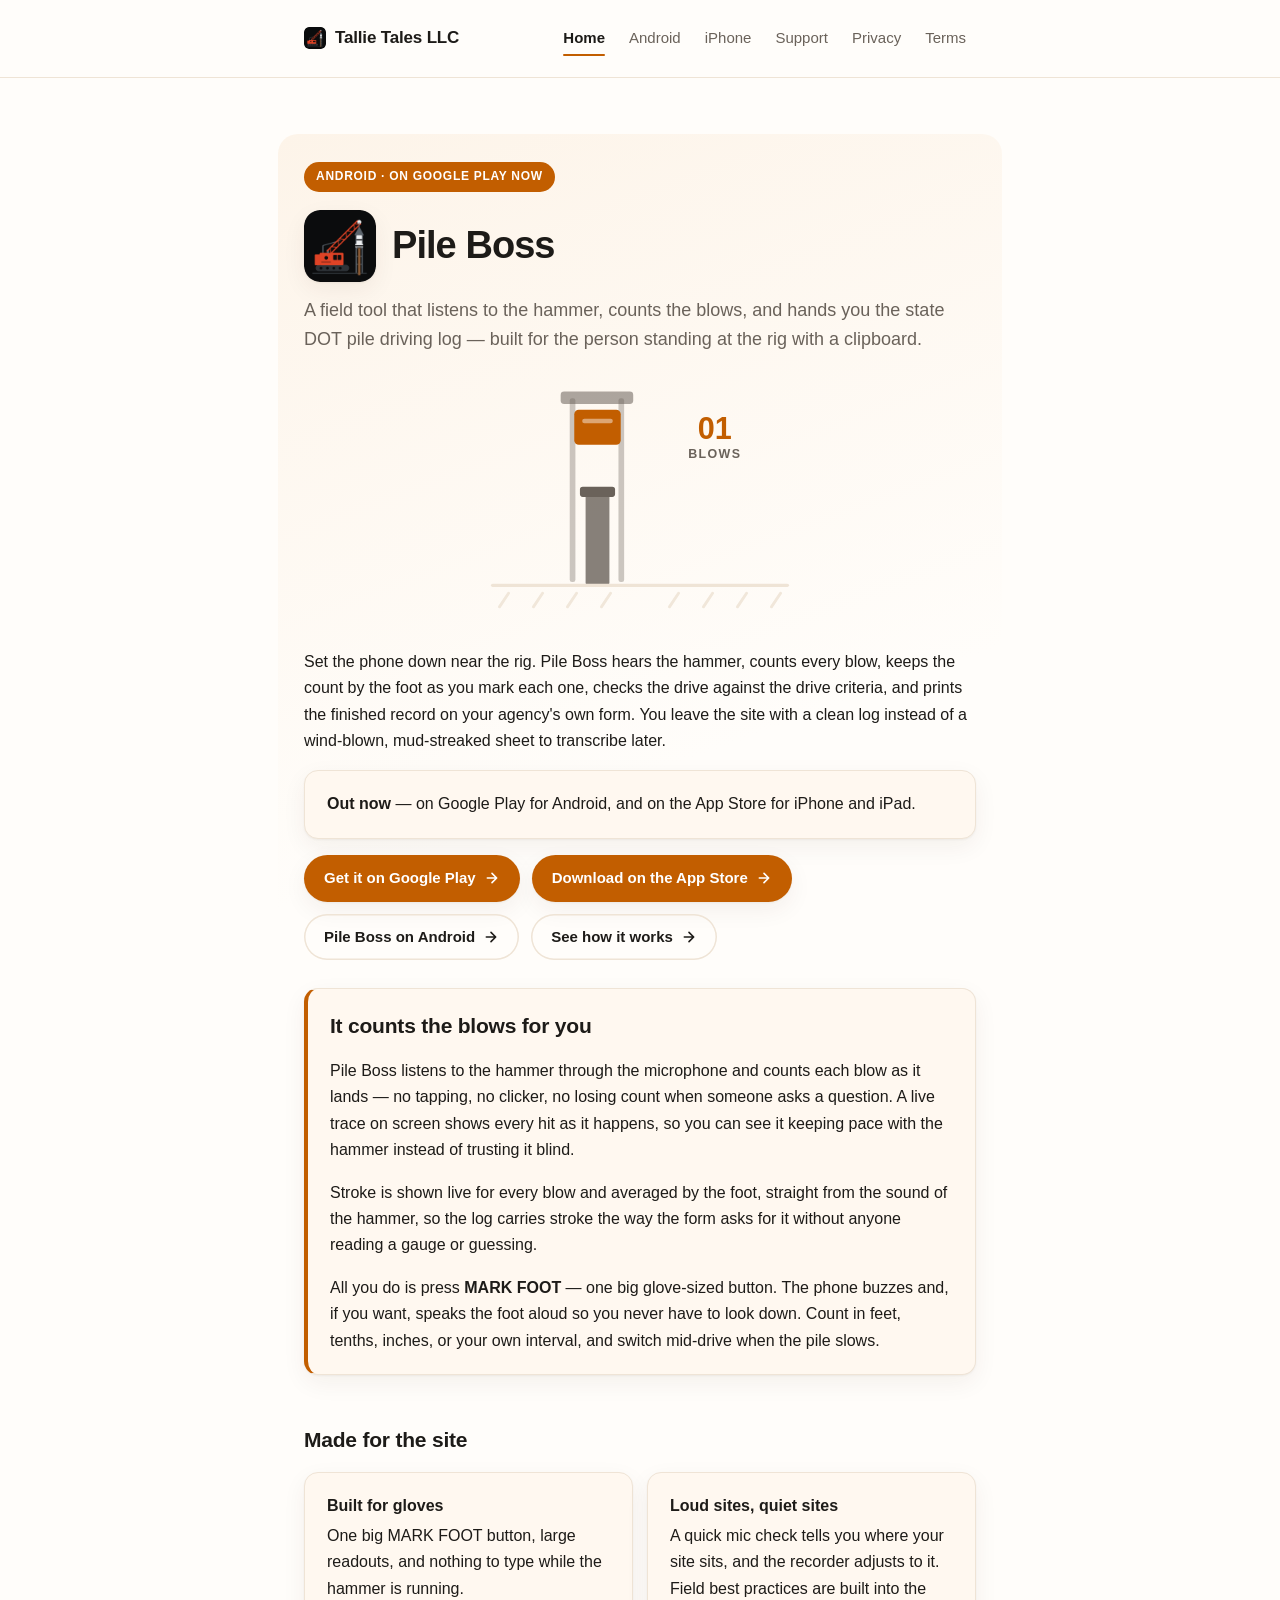
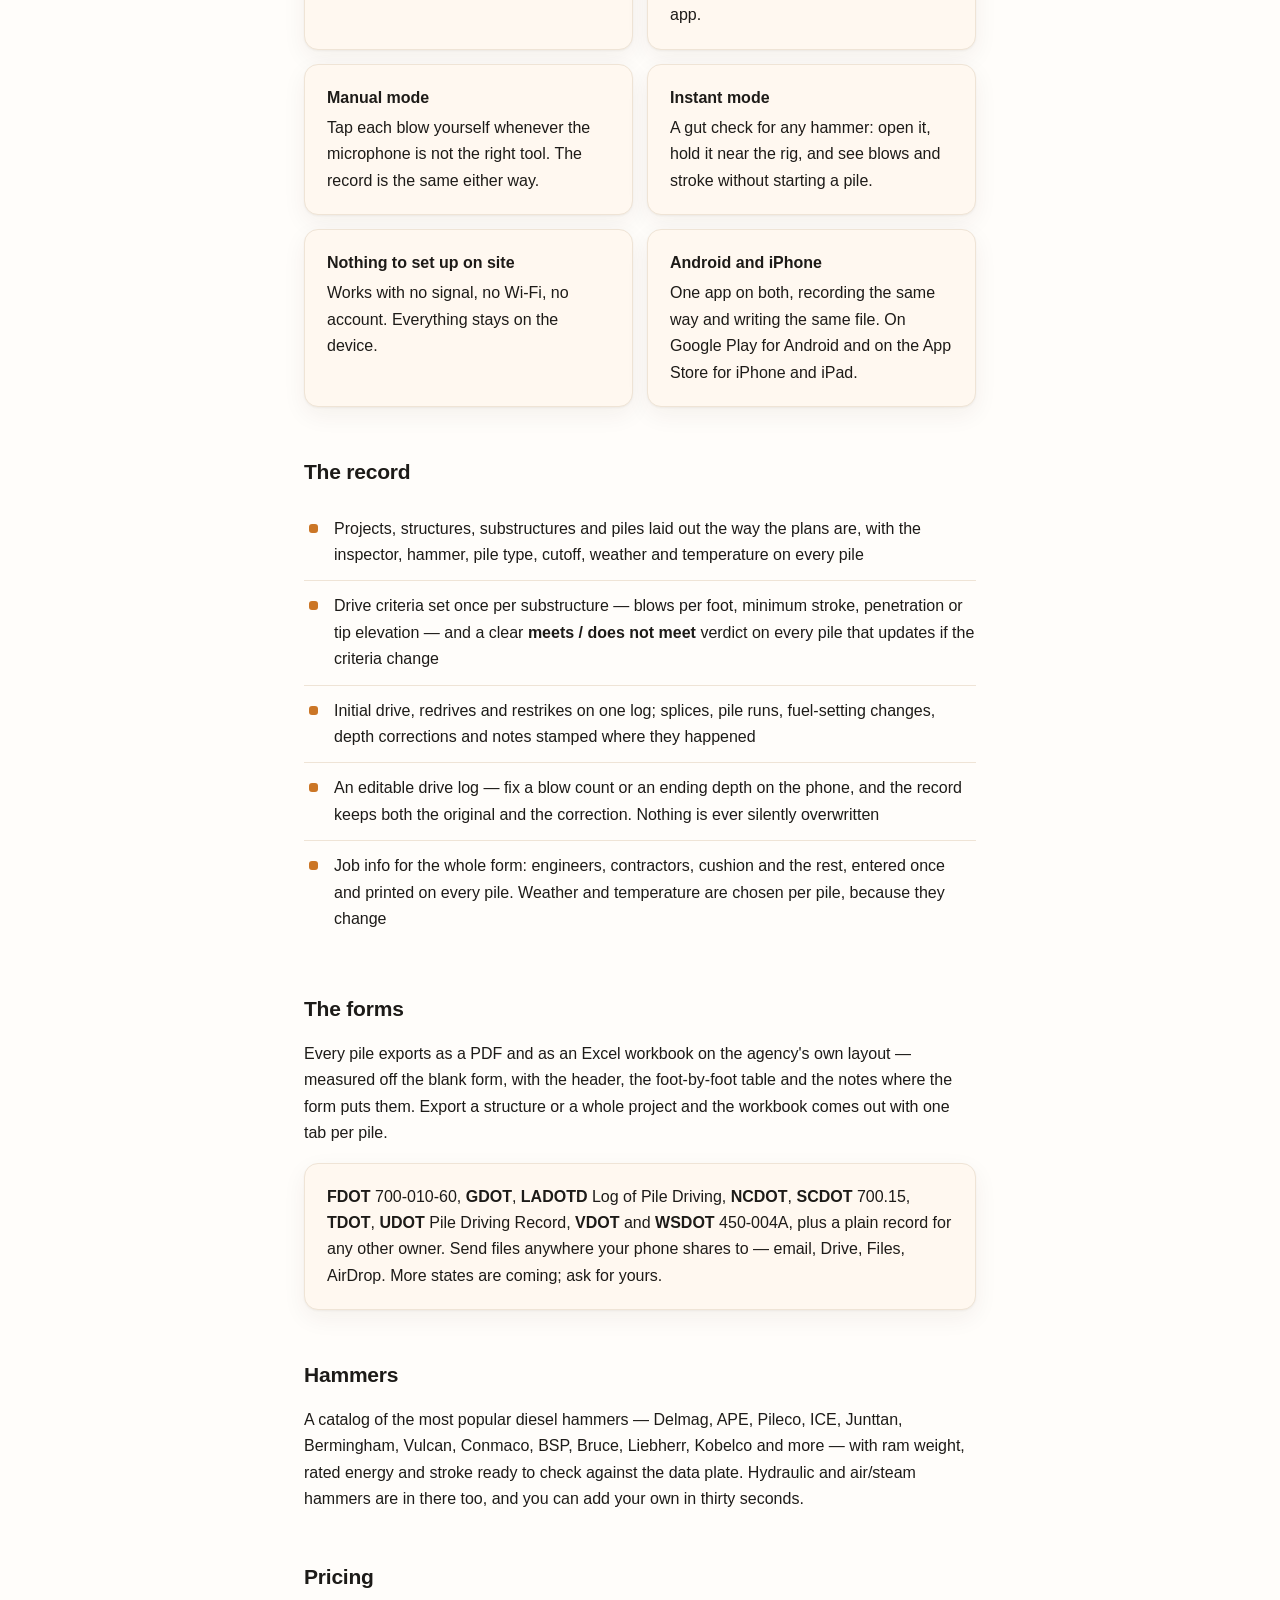
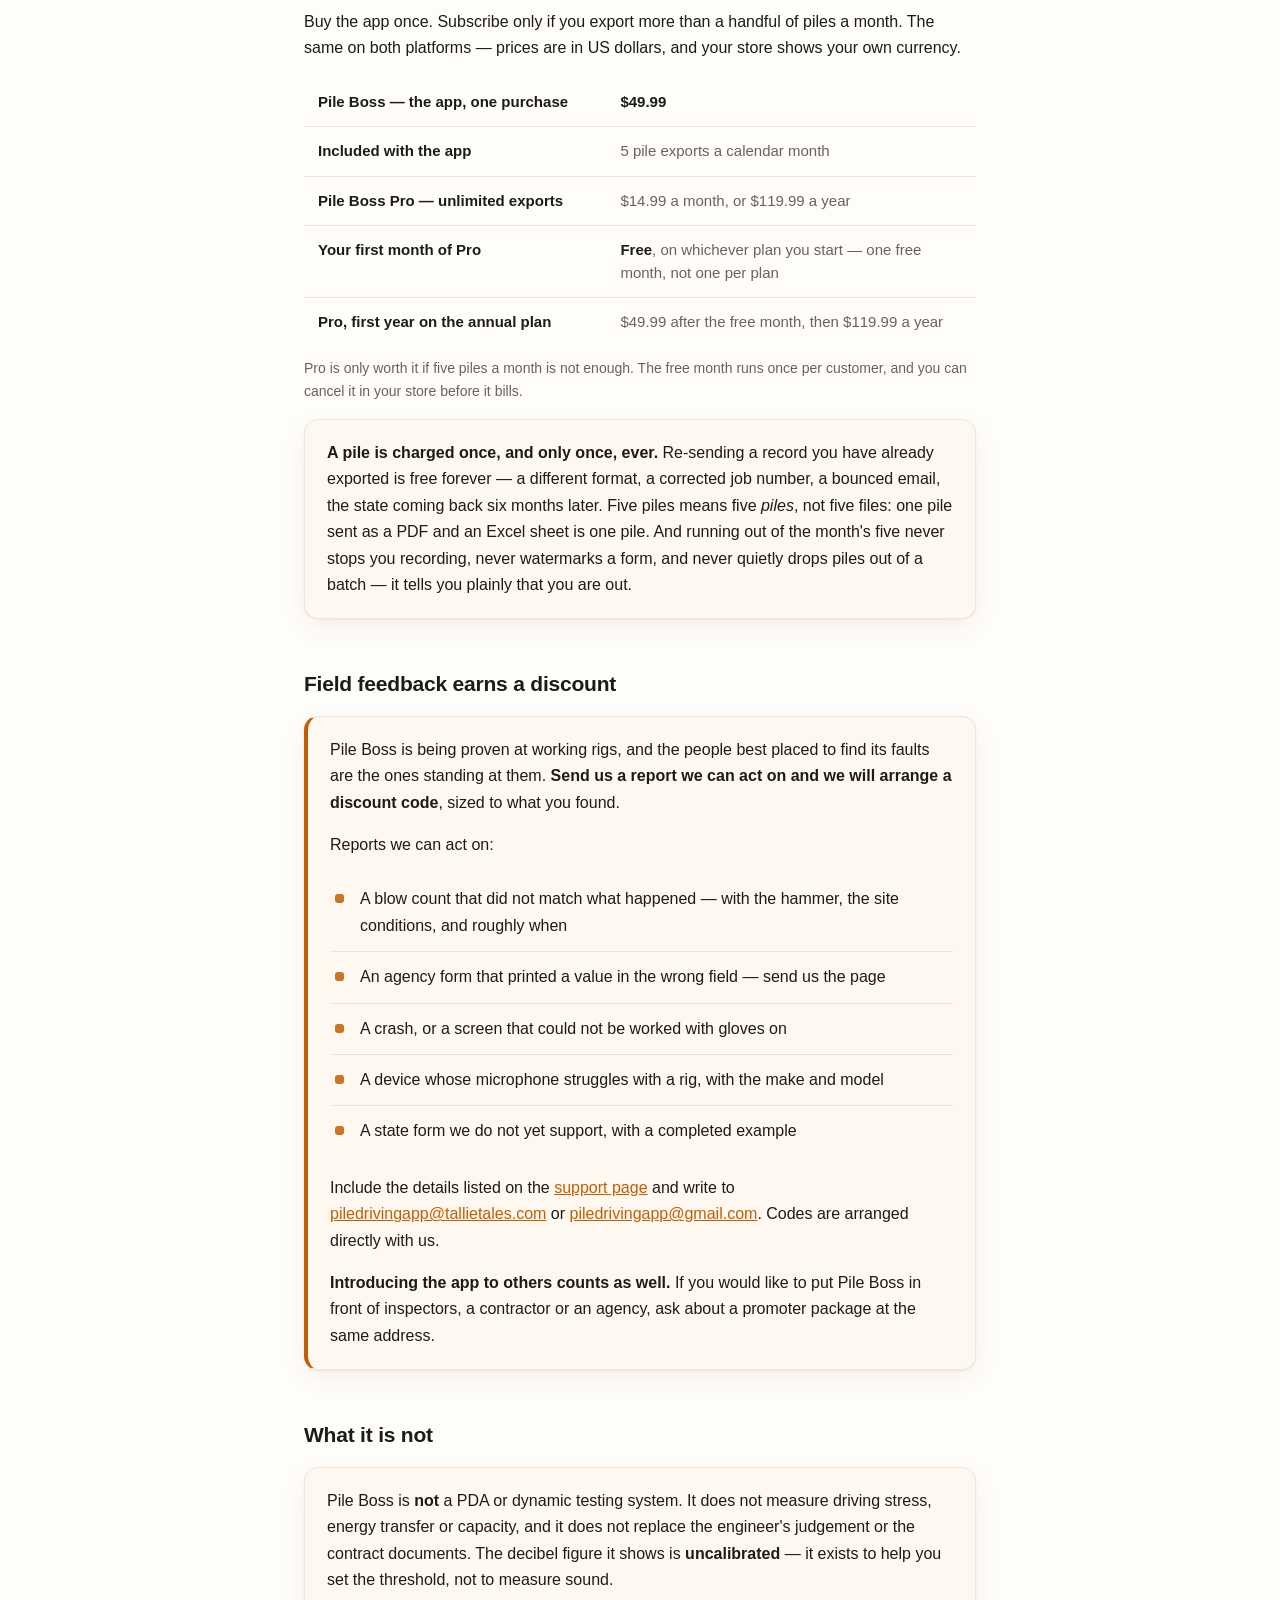
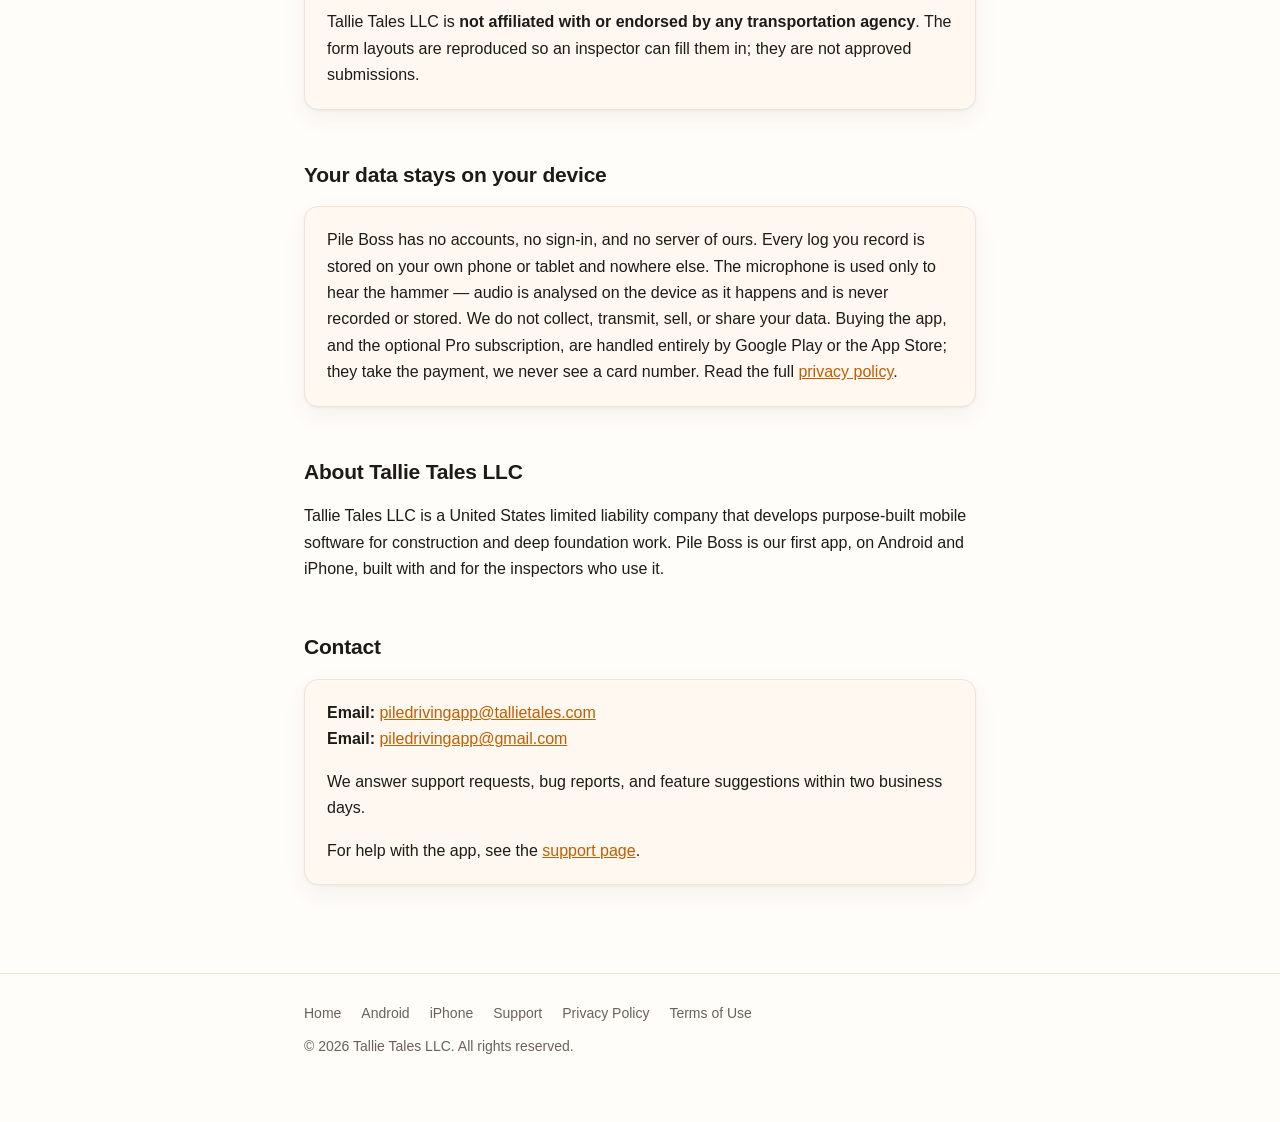
<file: index.html>
<!DOCTYPE html>
<html lang="en">
<head>
<meta charset="utf-8">
<meta name="viewport" content="width=device-width, initial-scale=1">
<title>Tallie Tales LLC — Pile Boss, the pile driving blow count app</title>
<meta name="description" content="Pile Boss listens to the pile hammer, counts every blow automatically, shows stroke live, checks the drive criteria, and prints the finished state DOT pile driving log. On Google Play and the App Store now.">
<link rel="icon" type="image/png" sizes="32x32" href="img/app-icon-32.png">
<link rel="icon" type="image/png" sizes="64x64" href="img/app-icon-64.png">
<link rel="apple-touch-icon" sizes="180x180" href="img/app-icon-180.png">
<link rel="stylesheet" href="style.css">
<script src="site.js" defer></script>
</head>
<body>

<header>
  <div class="wrap">
    <a class="brand" href="index.html">
      <img class="brand-mark" src="img/app-icon-64.png" width="22" height="22" alt="">
      Tallie Tales LLC
    </a>
    <nav>
      <a href="index.html" aria-current="page">Home</a>
      <a href="android.html">Android</a>
      <a href="iphone.html">iPhone</a>
      <a href="support.html">Support</a>
      <a href="privacy.html">Privacy</a>
      <a href="terms.html">Terms</a>
    </nav>
  </div>
</header>

<main>
  <div class="wrap">
    <section class="hero reveal">
    <span class="tag">Android &middot; on Google Play now</span>
    <div class="title-row">
      <img class="app-icon" src="img/app-icon-180.png" width="72" height="72" alt="Pile Boss app icon">
      <h1>Pile Boss</h1>
    </div>
    <p class="lede">A field tool that listens to the hammer, counts the blows, and hands you the state DOT pile driving log — built for the person standing at the rig with a clipboard.</p>

      <svg class="hero-art" viewBox="0 0 300 210" aria-hidden="true">
        <rect x="88" y="10" width="5" height="162" rx="2" fill="var(--muted)" opacity=".35"></rect>
        <rect x="131" y="10" width="5" height="162" rx="2" fill="var(--muted)" opacity=".35"></rect>
        <rect x="80" y="4" width="64" height="11" rx="3" fill="var(--muted)" opacity=".55"></rect>
        <rect x="102" y="95" width="21" height="80" rx="2" fill="var(--muted)" opacity=".8"></rect>
        <rect x="97" y="88" width="31" height="9" rx="2.5" fill="var(--muted)"></rect>
        <g class="ram">
          <rect x="92" y="20" width="41" height="31" rx="4" fill="var(--accent)"></rect>
          <rect x="99" y="28" width="27" height="4" rx="2" fill="var(--accent-ink)" opacity=".45"></rect>
        </g>
        <circle class="ring" cx="112" cy="92" r="15" fill="none" stroke="var(--accent)" stroke-width="2.5"></circle>
        <g class="spark" stroke="var(--accent)" stroke-width="2.5" stroke-linecap="round">
          <path d="M82 84 L72 78"></path>
          <path d="M143 84 L153 78"></path>
          <path d="M86 96 L75 99"></path>
          <path d="M139 96 L150 99"></path>
        </g>
        <g class="wave" stroke="var(--accent)" stroke-width="2.2" fill="none" stroke-linecap="round" opacity=".9">
          <path d="M168 78 a20 20 0 0 1 0 28"></path>
          <path d="M178 68 a34 34 0 0 1 0 48"></path>
        </g>
        <path d="M20 175 H280" stroke="var(--line)" stroke-width="3" stroke-linecap="round"></path>
        <g stroke="var(--line)" stroke-width="2.5" stroke-linecap="round" opacity=".85">
          <path d="M34 182 l-8 12M64 182 l-8 12M94 182 l-8 12M124 182 l-8 12M184 182 l-8 12M214 182 l-8 12M244 182 l-8 12M274 182 l-8 12"></path>
        </g>
        <text x="216" y="46" font-family="-apple-system,BlinkMacSystemFont,Segoe UI,Roboto,sans-serif" font-size="27" font-weight="700" fill="var(--accent)" text-anchor="middle" id="blow-count">07</text>
        <text x="216" y="63" font-family="-apple-system,BlinkMacSystemFont,Segoe UI,Roboto,sans-serif" font-size="11" font-weight="600" letter-spacing="1.2" fill="var(--muted)" text-anchor="middle">BLOWS</text>
      </svg>


    <p>Set the phone down near the rig. Pile Boss hears the hammer, counts every blow, keeps the count by the foot as you mark each one, checks the drive against the drive criteria, and prints the finished record on your agency's own form. You leave the site with a clean log instead of a wind-blown, mud-streaked sheet to transcribe later.</p>

      <div class="card">
        <p><strong>Out now</strong> — on Google Play for Android, and on the App Store for iPhone and iPad.</p>
      </div>

      <div class="btn-row">
        <a class="btn" href="https://play.google.com/store/apps/details?id=com.tallietales.drivelogforpiledriving">Get it on Google Play
          <svg viewBox="0 0 24 24" width="16" height="16" fill="none" stroke="currentColor" stroke-width="2.4" stroke-linecap="round" stroke-linejoin="round" aria-hidden="true"><path d="M5 12h13M12 5l7 7-7 7"></path></svg>
        </a>
        <a class="btn" href="https://apps.apple.com/us/app/pile-boss/id6817979129">Download on the App Store
          <svg viewBox="0 0 24 24" width="16" height="16" fill="none" stroke="currentColor" stroke-width="2.4" stroke-linecap="round" stroke-linejoin="round" aria-hidden="true"><path d="M5 12h13M12 5l7 7-7 7"></path></svg>
        </a>
        <a class="btn btn-quiet" href="android.html">Pile Boss on Android
          <svg viewBox="0 0 24 24" width="16" height="16" fill="none" stroke="currentColor" stroke-width="2.4" stroke-linecap="round" stroke-linejoin="round" aria-hidden="true"><path d="M5 12h13M12 5l7 7-7 7"></path></svg>
        </a>
        <a class="btn btn-quiet" href="support.html">See how it works
          <svg viewBox="0 0 24 24" width="16" height="16" fill="none" stroke="currentColor" stroke-width="2.4" stroke-linecap="round" stroke-linejoin="round" aria-hidden="true"><path d="M5 12h13M12 5l7 7-7 7"></path></svg>
        </a>
      </div>
    </section>

    <section class="reveal">
    <div class="card lead">
      <h2>It counts the blows for you</h2>
      <p>Pile Boss listens to the hammer through the microphone and counts each blow as it lands — no tapping, no clicker, no losing count when someone asks a question. A live trace on screen shows every hit as it happens, so you can see it keeping pace with the hammer instead of trusting it blind.</p>
      <p>Stroke is shown live for every blow and averaged by the foot, straight from the sound of the hammer, so the log carries stroke the way the form asks for it without anyone reading a gauge or guessing.</p>
      <p>All you do is press <strong>MARK FOOT</strong> — one big glove-sized button. The phone buzzes and, if you want, speaks the foot aloud so you never have to look down. Count in feet, tenths, inches, or your own interval, and switch mid-drive when the pile slows.</p>
    </div>
    </section>

    <section class="reveal">
    <h2>Made for the site</h2>
    <div class="grid">
      <div class="card"><strong>Built for gloves</strong>One big MARK FOOT button, large readouts, and nothing to type while the hammer is running.</div>
      <div class="card"><strong>Loud sites, quiet sites</strong>A quick mic check tells you where your site sits, and the recorder adjusts to it. Field best practices are built into the app.</div>
      <div class="card"><strong>Manual mode</strong>Tap each blow yourself whenever the microphone is not the right tool. The record is the same either way.</div>
      <div class="card"><strong>Instant mode</strong>A gut check for any hammer: open it, hold it near the rig, and see blows and stroke without starting a pile.</div>
      <div class="card"><strong>Nothing to set up on site</strong>Works with no signal, no Wi-Fi, no account. Everything stays on the device.</div>
      <div class="card"><strong>Android and iPhone</strong>One app on both, recording the same way and writing the same file. On Google Play for Android and on the App Store for iPhone and iPad.</div>
    </div>
    </section>

    <section class="reveal">
    <h2>The record</h2>
    <ul>
      <li>Projects, structures, substructures and piles laid out the way the plans are, with the inspector, hammer, pile type, cutoff, weather and temperature on every pile</li>
      <li>Drive criteria set once per substructure — blows per foot, minimum stroke, penetration or tip elevation — and a clear <strong>meets / does not meet</strong> verdict on every pile that updates if the criteria change</li>
      <li>Initial drive, redrives and restrikes on one log; splices, pile runs, fuel-setting changes, depth corrections and notes stamped where they happened</li>
      <li>An editable drive log — fix a blow count or an ending depth on the phone, and the record keeps both the original and the correction. Nothing is ever silently overwritten</li>
      <li>Job info for the whole form: engineers, contractors, cushion and the rest, entered once and printed on every pile. Weather and temperature are chosen per pile, because they change</li>
    </ul>
    </section>

    <section class="reveal">
    <h2>The forms</h2>
    <p>Every pile exports as a PDF and as an Excel workbook on the agency's own layout — measured off the blank form, with the header, the foot-by-foot table and the notes where the form puts them. Export a structure or a whole project and the workbook comes out with one tab per pile.</p>
    <div class="card">
      <p><strong>FDOT</strong> 700-010-60, <strong>GDOT</strong>, <strong>LADOTD</strong> Log of Pile Driving, <strong>NCDOT</strong>, <strong>SCDOT</strong> 700.15, <strong>TDOT</strong>, <strong>UDOT</strong> Pile Driving Record, <strong>VDOT</strong> and <strong>WSDOT</strong> 450-004A, plus a plain record for any other owner. Send files anywhere your phone shares to — email, Drive, Files, AirDrop. More states are coming; ask for yours.</p>
    </div>
    </section>

    <section class="reveal">
    <h2>Hammers</h2>
    <p>A catalog of the most popular diesel hammers — Delmag, APE, Pileco, ICE, Junttan, Bermingham, Vulcan, Conmaco, BSP, Bruce, Liebherr, Kobelco and more — with ram weight, rated energy and stroke ready to check against the data plate. Hydraulic and air/steam hammers are in there too, and you can add your own in thirty seconds.</p>
    </section>

    <section class="reveal" id="pricing">
    <h2>Pricing</h2>
    <p>Buy the app once. Subscribe only if you export more than a handful of piles a month. The same on both platforms — prices are in US dollars, and your store shows your own currency.</p>
    <table class="prices">
      <tbody>
        <tr>
          <th scope="row">Pile Boss — the app, one purchase</th>
          <td><strong>$49.99</strong></td>
        </tr>
        <tr>
          <th scope="row">Included with the app</th>
          <td>5 pile exports a calendar month</td>
        </tr>
        <tr>
          <th scope="row">Pile Boss Pro — unlimited exports</th>
          <td>$14.99 a month, or $119.99 a year</td>
        </tr>
        <tr>
          <th scope="row">Your first month of Pro</th>
          <td><strong>Free</strong>, on whichever plan you start — one free month, not one per plan</td>
        </tr>
        <tr>
          <th scope="row">Pro, first year on the annual plan</th>
          <td>$49.99 after the free month, then $119.99 a year</td>
        </tr>
      </tbody>
    </table>
    <p class="fineprint">Pro is only worth it if five piles a month is not enough. The free month runs once per customer, and you can cancel it in your store before it bills.</p>
    <div class="card">
      <p><strong>A pile is charged once, and only once, ever.</strong> Re-sending a record you have already exported is free forever — a different format, a corrected job number, a bounced email, the state coming back six months later. Five piles means five <em>piles</em>, not five files: one pile sent as a PDF and an Excel sheet is one pile. And running out of the month's five never stops you recording, never watermarks a form, and never quietly drops piles out of a batch — it tells you plainly that you are out.</p>
    </div>
    </section>

    <section class="reveal">
    <h2>Field feedback earns a discount</h2>
    <div class="card lead">
      <p>Pile Boss is being proven at working rigs, and the people best placed to find its faults are the ones standing at them. <strong>Send us a report we can act on and we will arrange a discount code</strong>, sized to what you found.</p>
      <p>Reports we can act on:</p>
      <ul>
        <li>A blow count that did not match what happened — with the hammer, the site conditions, and roughly when</li>
        <li>An agency form that printed a value in the wrong field — send us the page</li>
        <li>A crash, or a screen that could not be worked with gloves on</li>
        <li>A device whose microphone struggles with a rig, with the make and model</li>
        <li>A state form we do not yet support, with a completed example</li>
      </ul>
      <p>Include the details listed on the <a href="support.html">support page</a> and write to <a href="mailto:piledrivingapp@tallietales.com">piledrivingapp@tallietales.com</a> or <a href="mailto:piledrivingapp@gmail.com">piledrivingapp@gmail.com</a>. Codes are arranged directly with us.</p>
      <p><strong>Introducing the app to others counts as well.</strong> If you would like to put Pile Boss in front of inspectors, a contractor or an agency, ask about a promoter package at the same address.</p>
    </div>
    </section>

    <section class="reveal">
    <h2>What it is not</h2>
    <div class="card">
      <p>Pile Boss is <strong>not</strong> a PDA or dynamic testing system. It does not measure driving stress, energy transfer or capacity, and it does not replace the engineer's judgement or the contract documents. The decibel figure it shows is <strong>uncalibrated</strong> — it exists to help you set the threshold, not to measure sound.</p>
      <p>Tallie Tales LLC is <strong>not affiliated with or endorsed by any transportation agency</strong>. The form layouts are reproduced so an inspector can fill them in; they are not approved submissions.</p>
    </div>
    </section>

    <section class="reveal">
    <h2>Your data stays on your device</h2>
    <div class="card">
      <p>Pile Boss has no accounts, no sign-in, and no server of ours. Every log you record is stored on your own phone or tablet and nowhere else. The microphone is used only to hear the hammer — audio is analysed on the device as it happens and is never recorded or stored. We do not collect, transmit, sell, or share your data. Buying the app, and the optional Pro subscription, are handled entirely by Google Play or the App Store; they take the payment, we never see a card number. Read the full <a href="privacy.html">privacy policy</a>.</p>
    </div>
    </section>

    <section class="reveal">
    <h2>About Tallie Tales LLC</h2>
    <p>Tallie Tales LLC is a United States limited liability company that develops purpose-built mobile software for construction and deep foundation work. Pile Boss is our first app, on Android and iPhone, built with and for the inspectors who use it.</p>
    </section>

    <section class="reveal">
    <h2>Contact</h2>
    <div class="card">
      <p><strong>Email:</strong> <a href="mailto:piledrivingapp@tallietales.com">piledrivingapp@tallietales.com</a><br>
      <strong>Email:</strong> <a href="mailto:piledrivingapp@gmail.com">piledrivingapp@gmail.com</a></p>
      <p>We answer support requests, bug reports, and feature suggestions within two business days.</p>
      <p style="margin-top:12px">For help with the app, see the <a href="support.html">support page</a>.</p>
    </div>
    </section>

  </div>
</main>

<footer>
  <div class="wrap">
    <p class="fnav">
      <a href="index.html">Home</a>
      <a href="android.html">Android</a>
      <a href="iphone.html">iPhone</a>
      <a href="support.html">Support</a>
      <a href="privacy.html">Privacy Policy</a>
      <a href="terms.html">Terms of Use</a>
    </p>
    <p>© 2026 Tallie Tales LLC. All rights reserved.</p>
  </div>
</footer>

</body>
</html>
</file>
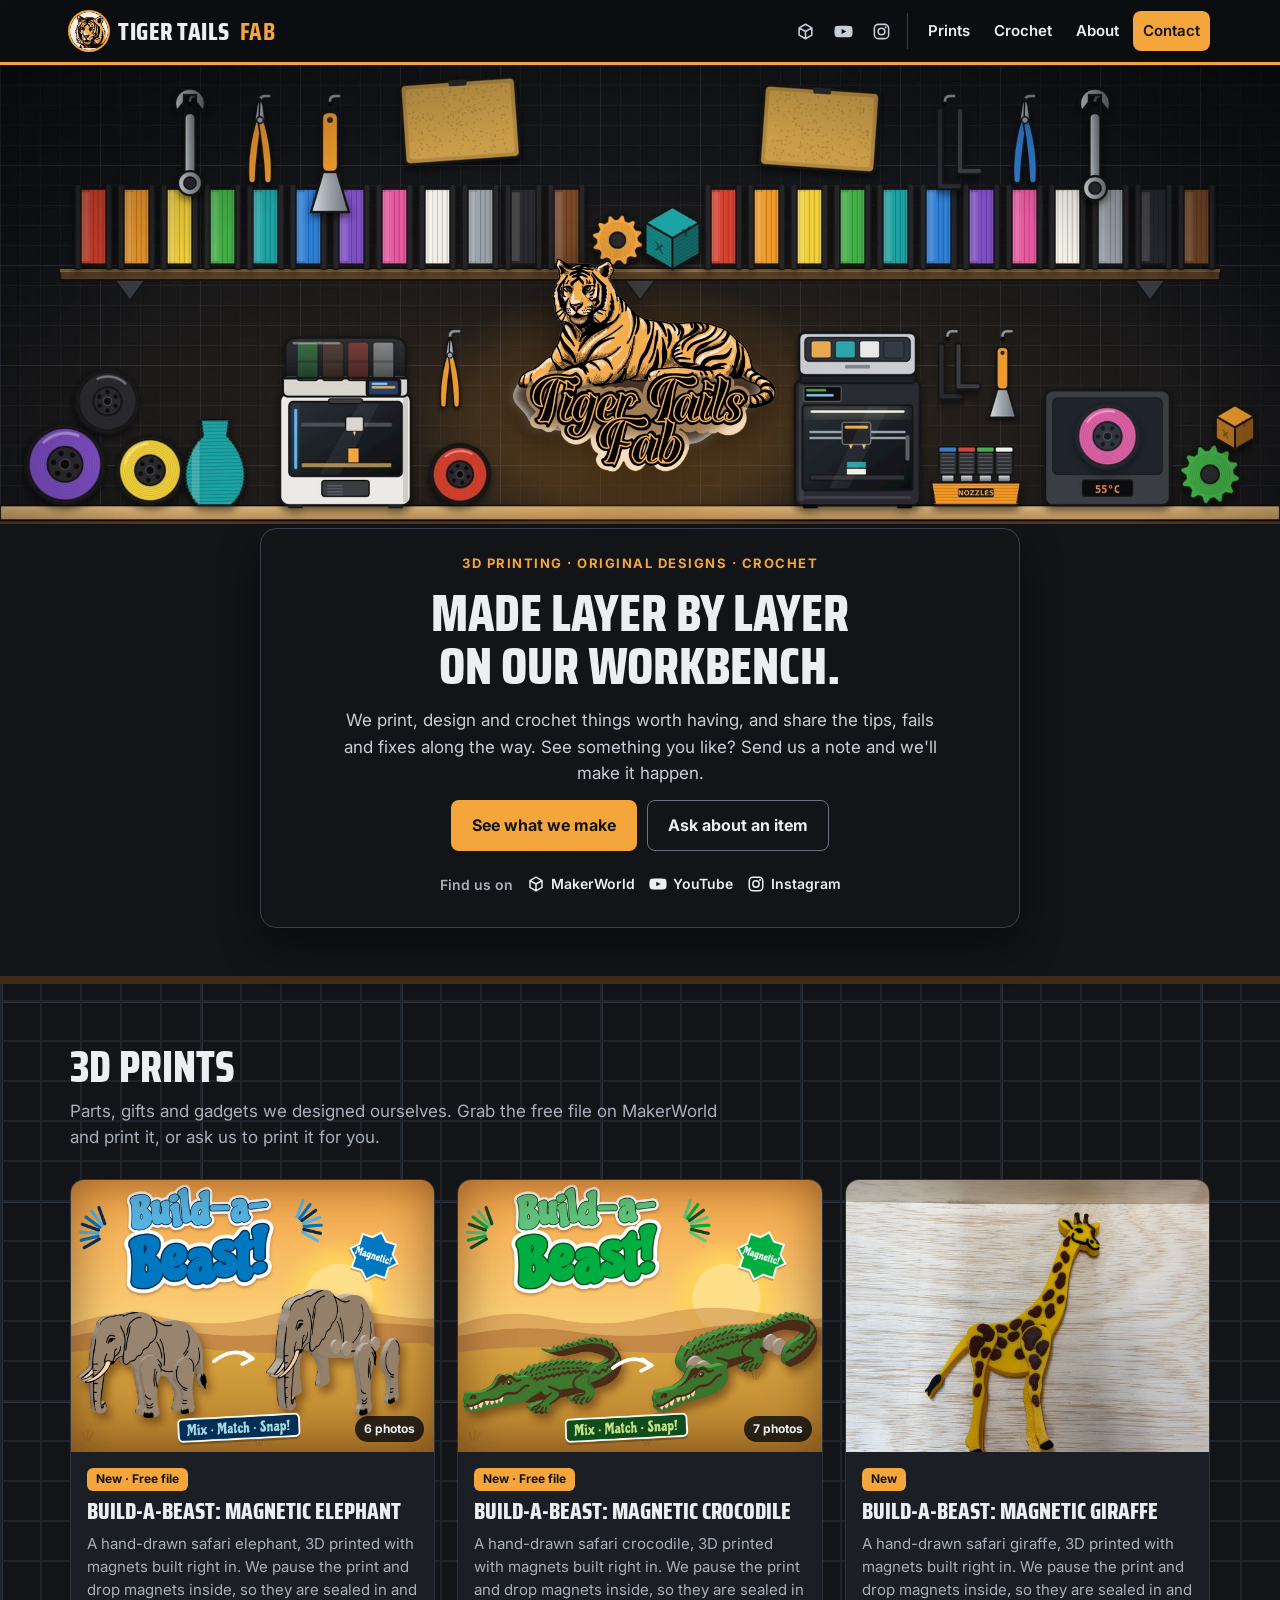
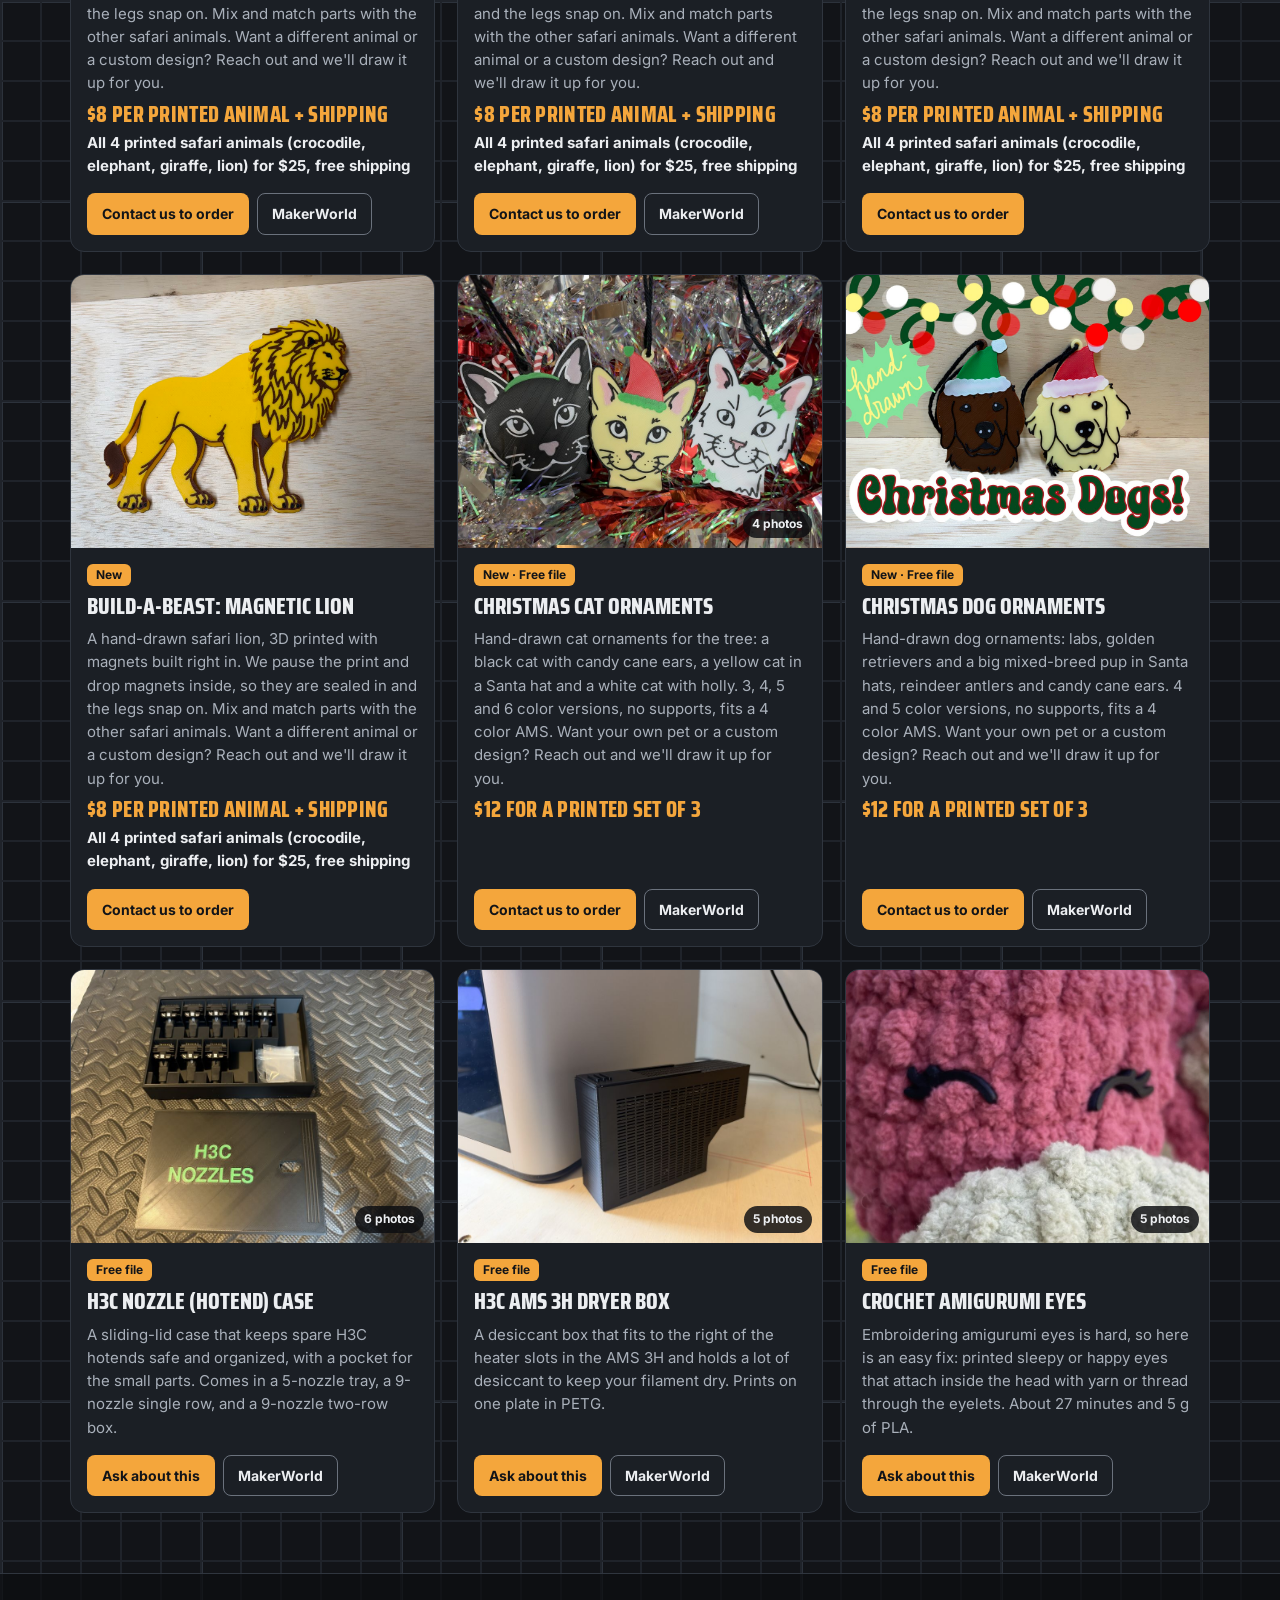
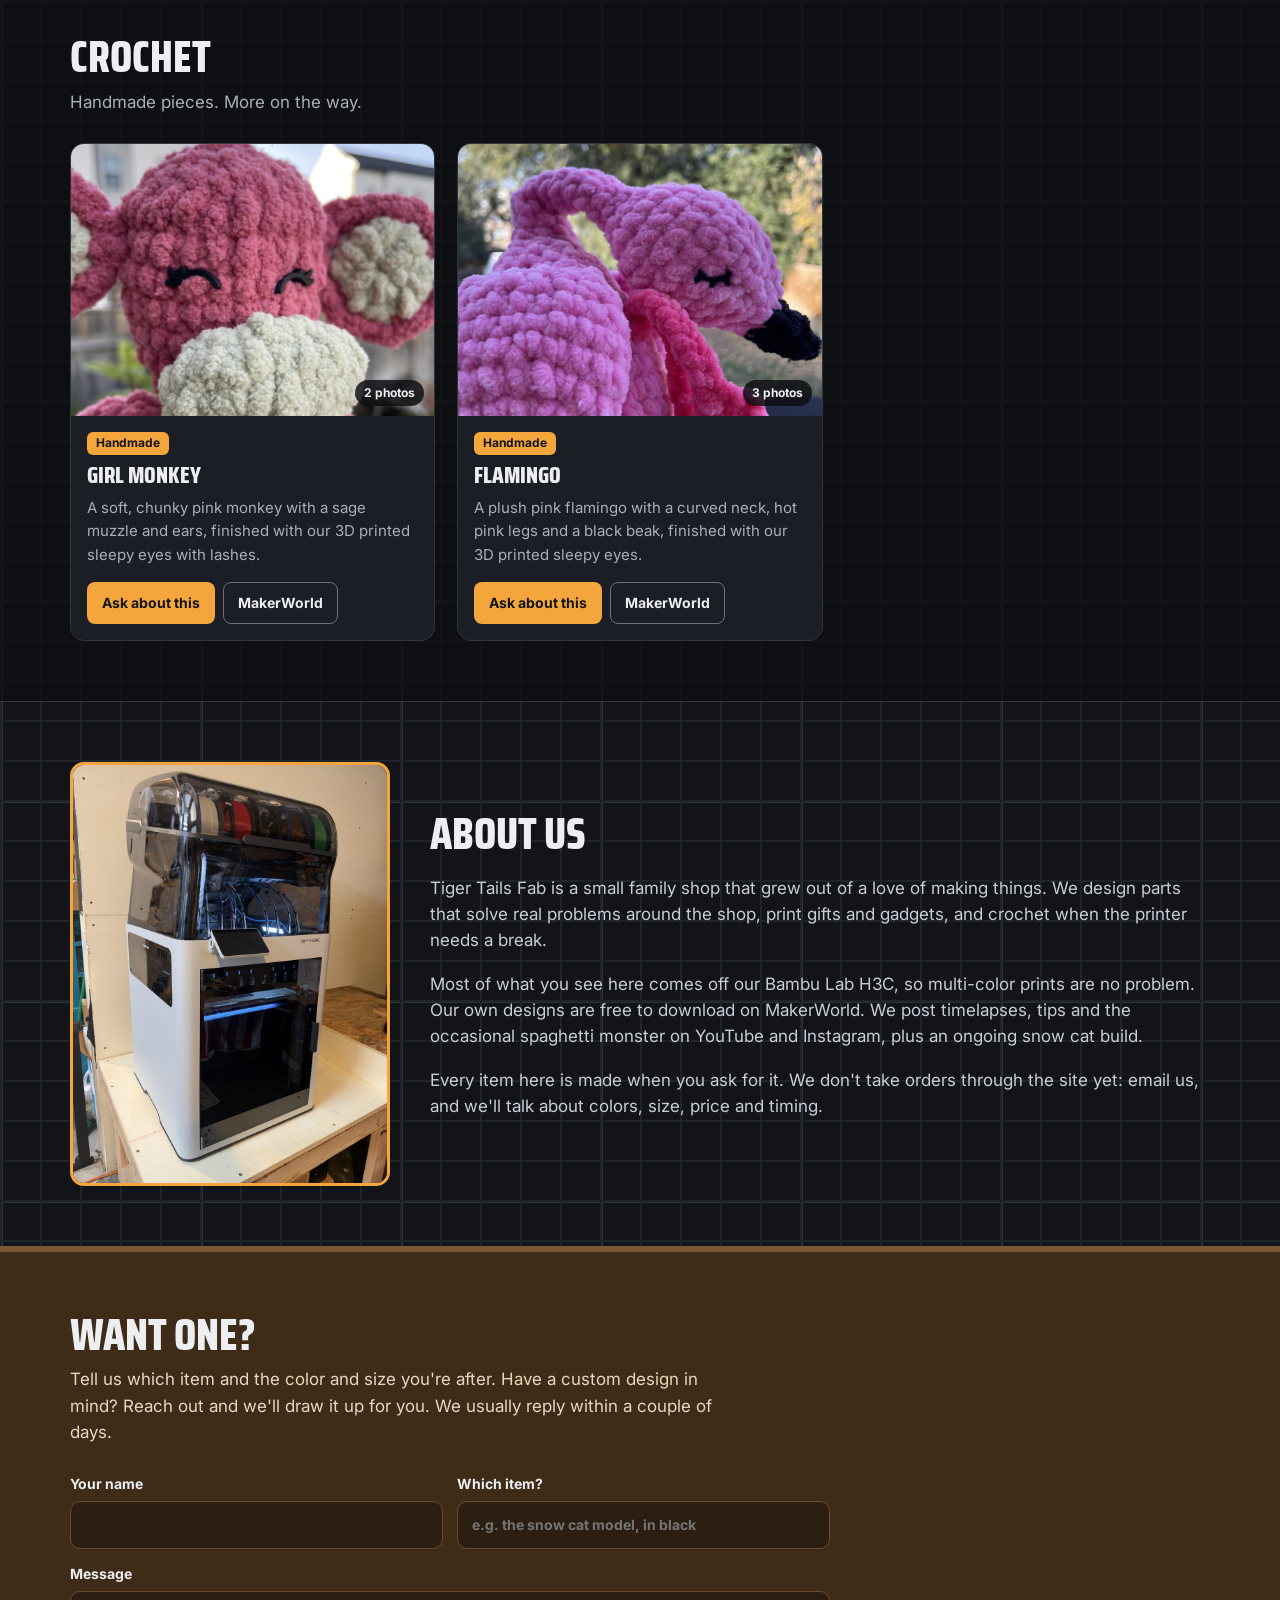
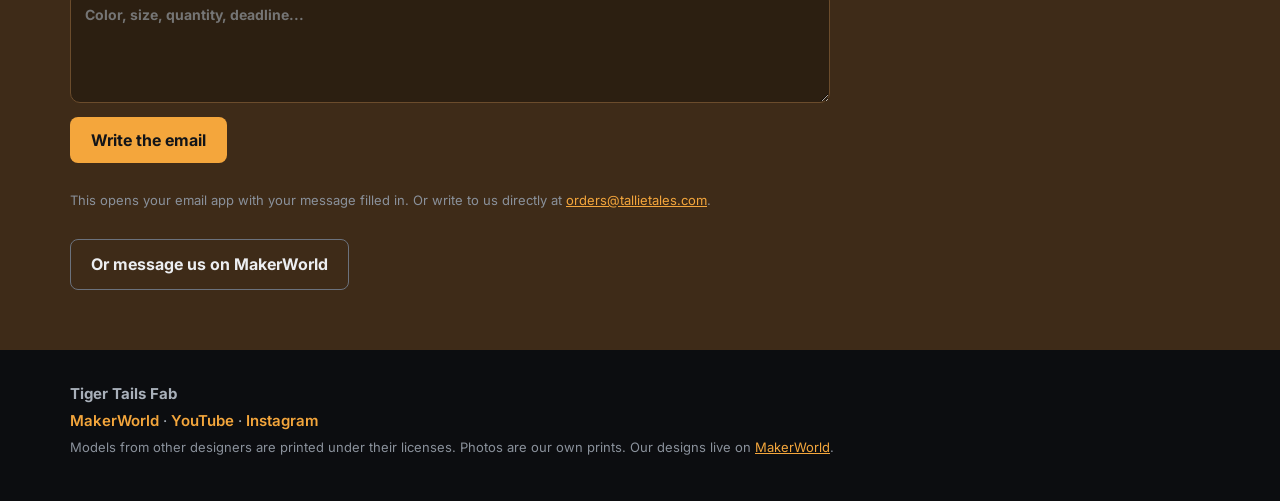
<file: tigertailsfab/index.html>
<!DOCTYPE html>
<html lang="en">
<head>
<meta charset="utf-8">
<meta name="viewport" content="width=device-width, initial-scale=1">
<title>Tiger Tails Fab — 3D prints, designs and crochet</title>
<meta name="description" content="Tiger Tails Fab: 3D printed parts and gifts, original 3D models, and handmade crochet. Printing tips on YouTube and Instagram. Ask us about any item.">
<link rel="icon" type="image/png" sizes="32x32" href="img/logo-32.png">
<link rel="icon" type="image/png" sizes="64x64" href="img/logo-64.png">
<link rel="apple-touch-icon" href="img/logo-192.png">
<meta property="og:title" content="Tiger Tails Fab">
<meta property="og:description" content="3D prints, original designs and crochet. Ask us about any item.">
<meta property="og:image" content="https://tallietales.com/tigertailsfab/img/og-512.jpg">
<meta name="theme-color" content="#0c0d10">
<link rel="preconnect" href="https://fonts.googleapis.com">
<link rel="preconnect" href="https://fonts.gstatic.com" crossorigin>
<link rel="stylesheet" href="https://fonts.googleapis.com/css2?family=Saira+Condensed:wght@600;800&family=Inter:wght@400;600;700&display=swap">
<link rel="stylesheet" href="ttf.css">
<script src="items.js" defer></script>
<script src="ttf.js" defer></script>
</head>
<body>

<header class="top">
  <div class="wrap">
    <a class="brand" href="./"><img src="img/logo-64.png" width="38" height="38" alt="">Tiger Tails <b>Fab</b></a>
    <div class="top-right">
      <div class="top-social">
        <a href="https://makerworld.com/en/@TallieTales_Fab" target="_blank" rel="noopener" aria-label="Tiger Tails Fab on MakerWorld" title="MakerWorld"><svg viewBox="0 0 24 24" aria-hidden="true"><path fill="none" stroke="currentColor" stroke-width="2" stroke-linejoin="round" d="M12 2.8 20 7.4v9.2L12 21.2 4 16.6V7.4zM4 7.4l8 4.6 8-4.6M12 12v9.2"/></svg></a>
        <a href="https://www.youtube.com/@Tiger_Tails_Fab" target="_blank" rel="noopener" aria-label="Tiger Tails Fab on YouTube" title="YouTube"><svg viewBox="0 0 24 24" aria-hidden="true"><path fill="currentColor" d="M23 7.2a3 3 0 0 0-2.1-2.1C19 4.6 12 4.6 12 4.6s-7 0-8.9.5A3 3 0 0 0 1 7.2 31 31 0 0 0 .5 12a31 31 0 0 0 .5 4.8 3 3 0 0 0 2.1 2.1c1.9.5 8.9.5 8.9.5s7 0 8.9-.5a3 3 0 0 0 2.1-2.1 31 31 0 0 0 .5-4.8 31 31 0 0 0-.5-4.8zM9.7 15.1V8.9l5.8 3.1z"/></svg></a>
        <a href="https://www.instagram.com/tiger_tails_fab/" target="_blank" rel="noopener" aria-label="Tiger Tails Fab on Instagram" title="Instagram"><svg viewBox="0 0 24 24" aria-hidden="true"><rect x="3" y="3" width="18" height="18" rx="5" fill="none" stroke="currentColor" stroke-width="2"/><circle cx="12" cy="12" r="4.2" fill="none" stroke="currentColor" stroke-width="2"/><circle cx="17.4" cy="6.6" r="1.3" fill="currentColor"/></svg></a>
      </div>
      <nav>
      <a href="#prints">Prints</a>
      <a href="#videos" id="nav-videos" hidden>Videos</a>
      <a href="#crochet">Crochet</a>
      <a href="#about">About</a>
      <a class="nav-cta" href="#contact">Contact</a>
    </nav>
    </div>
  </div>
</header>

<main>
  <section class="hero">
    <img class="logo" src="img/logo-tiger.webp" width="900" height="700" alt="Tiger Tails Fab logo: a tiger lying down above the words Tiger Tails Fab in script">
    <div class="hero-card">
      <p class="kicker">3D printing &middot; original designs &middot; crochet</p>
      <h1>Made layer by layer on our workbench.</h1>
      <p class="lede">We print, design and crochet things worth having, and share the tips, fails and fixes along the way. See something you like? Send us a note and we'll make it happen.</p>
      <div class="btns">
        <a class="btn btn-main" href="#prints">See what we make</a>
        <a class="btn btn-line" href="#contact">Ask about an item</a>
      </div>
      <div class="social">
        <span class="social-label">Find us on</span>
        <a href="https://makerworld.com/en/@TallieTales_Fab" target="_blank" rel="noopener" aria-label="Tiger Tails Fab on MakerWorld" title="MakerWorld"><svg viewBox="0 0 24 24" aria-hidden="true"><path fill="none" stroke="currentColor" stroke-width="2" stroke-linejoin="round" d="M12 2.8 20 7.4v9.2L12 21.2 4 16.6V7.4zM4 7.4l8 4.6 8-4.6M12 12v9.2"/></svg> <span>MakerWorld</span></a>
        <a href="https://www.youtube.com/@Tiger_Tails_Fab" target="_blank" rel="noopener" aria-label="Tiger Tails Fab on YouTube" title="YouTube"><svg viewBox="0 0 24 24" aria-hidden="true"><path fill="currentColor" d="M23 7.2a3 3 0 0 0-2.1-2.1C19 4.6 12 4.6 12 4.6s-7 0-8.9.5A3 3 0 0 0 1 7.2 31 31 0 0 0 .5 12a31 31 0 0 0 .5 4.8 3 3 0 0 0 2.1 2.1c1.9.5 8.9.5 8.9.5s7 0 8.9-.5a3 3 0 0 0 2.1-2.1 31 31 0 0 0 .5-4.8 31 31 0 0 0-.5-4.8zM9.7 15.1V8.9l5.8 3.1z"/></svg> <span>YouTube</span></a>
        <a href="https://www.instagram.com/tiger_tails_fab/" target="_blank" rel="noopener" aria-label="Tiger Tails Fab on Instagram" title="Instagram"><svg viewBox="0 0 24 24" aria-hidden="true"><rect x="3" y="3" width="18" height="18" rx="5" fill="none" stroke="currentColor" stroke-width="2"/><circle cx="12" cy="12" r="4.2" fill="none" stroke="currentColor" stroke-width="2"/><circle cx="17.4" cy="6.6" r="1.3" fill="currentColor"/></svg> <span>Instagram</span></a>
      </div>
    </div>
  </section>

  <section class="band" id="prints">
    <div class="wrap">
      <h2>3D Prints</h2>
      <p class="sub">Parts, gifts and gadgets we designed ourselves. Grab the free file on MakerWorld and print it, or ask us to print it for you.</p>
      <div class="grid" data-list="prints"></div>
    </div>
  </section>

  <section class="band alt" id="videos" hidden>
    <div class="wrap">
      <h2>Videos</h2>
      <p class="sub">Quick looks at what's on the printer. More on our YouTube.</p>
      <div class="vgrid" data-videos></div>
    </div>
  </section>

  <section class="band alt" id="crochet">
    <div class="wrap">
      <h2>Crochet</h2>
      <p class="sub">Handmade pieces. More on the way.</p>
      <div class="grid" data-list="crochet"></div>
    </div>
  </section>

  <section class="band shop" id="about">
    <div class="wrap shop-grid">
      <img src="img/printer.jpg" width="900" height="1200" alt="The Bambu Lab H3C printer in the Tiger Tails shop, with spools loaded on top" loading="lazy">
      <div>
        <h2>About Us</h2>
        <p>Tiger Tails Fab is a small family shop that grew out of a love of making things. We design parts that solve real problems around the shop, print gifts and gadgets, and crochet when the printer needs a break.</p>
        <p>Most of what you see here comes off our Bambu Lab H3C, so multi-color prints are no problem. Our own designs are free to download on MakerWorld. We post timelapses, tips and the occasional spaghetti monster on YouTube and Instagram, plus an ongoing snow cat build.</p>
        <p>Every item here is made when you ask for it. We don't take orders through the site yet: email us, and we'll talk about colors, size, price and timing.</p>
      </div>
    </div>
  </section>

  <section class="band contact" id="contact">
    <div class="wrap">
      <h2>Want one?</h2>
      <p class="sub">Tell us which item and the color and size you're after. Have a custom design in mind? Reach out and we'll draw it up for you. We usually reply within a couple of days.</p>
      <div id="ask-alt" class="btns" hidden>
        <a class="btn btn-main" id="ask-mw" href="https://makerworld.com/en/@TallieTales_Fab" target="_blank" rel="noopener">Message us on MakerWorld</a>
      </div>
      <form id="ask" class="ask" novalidate>
        <label>Your name <input name="name" autocomplete="name" required></label>
        <label>Which item? <input name="item" id="ask-item" placeholder="e.g. the snow cat model, in black"></label>
        <label class="full">Message <textarea name="msg" rows="4" placeholder="Color, size, quantity, deadline..."></textarea></label>
        <button class="btn btn-main full" type="submit">Write the email</button>
        <p class="fine full">This opens your email app with your message filled in. Or write to us directly at <a id="email-link" href="#"></a>.</p>
      </form>
    </div>
  </section>
</main>

<footer class="foot">
  <div class="wrap">
    <p><b>Tiger Tails Fab</b></p>
    <p class="foot-social"><a href="https://makerworld.com/en/@TallieTales_Fab" target="_blank" rel="noopener">MakerWorld</a> &middot; <a href="https://www.youtube.com/@Tiger_Tails_Fab" target="_blank" rel="noopener">YouTube</a> &middot; <a href="https://www.instagram.com/tiger_tails_fab/" target="_blank" rel="noopener">Instagram</a></p>
    <p class="fine">Models from other designers are printed under their licenses. Photos are our own prints. Our designs live on <a href="https://makerworld.com/en/@TallieTales_Fab" target="_blank" rel="noopener">MakerWorld</a>.</p>
  </div>
</footer>

</body>
</html>
</file>
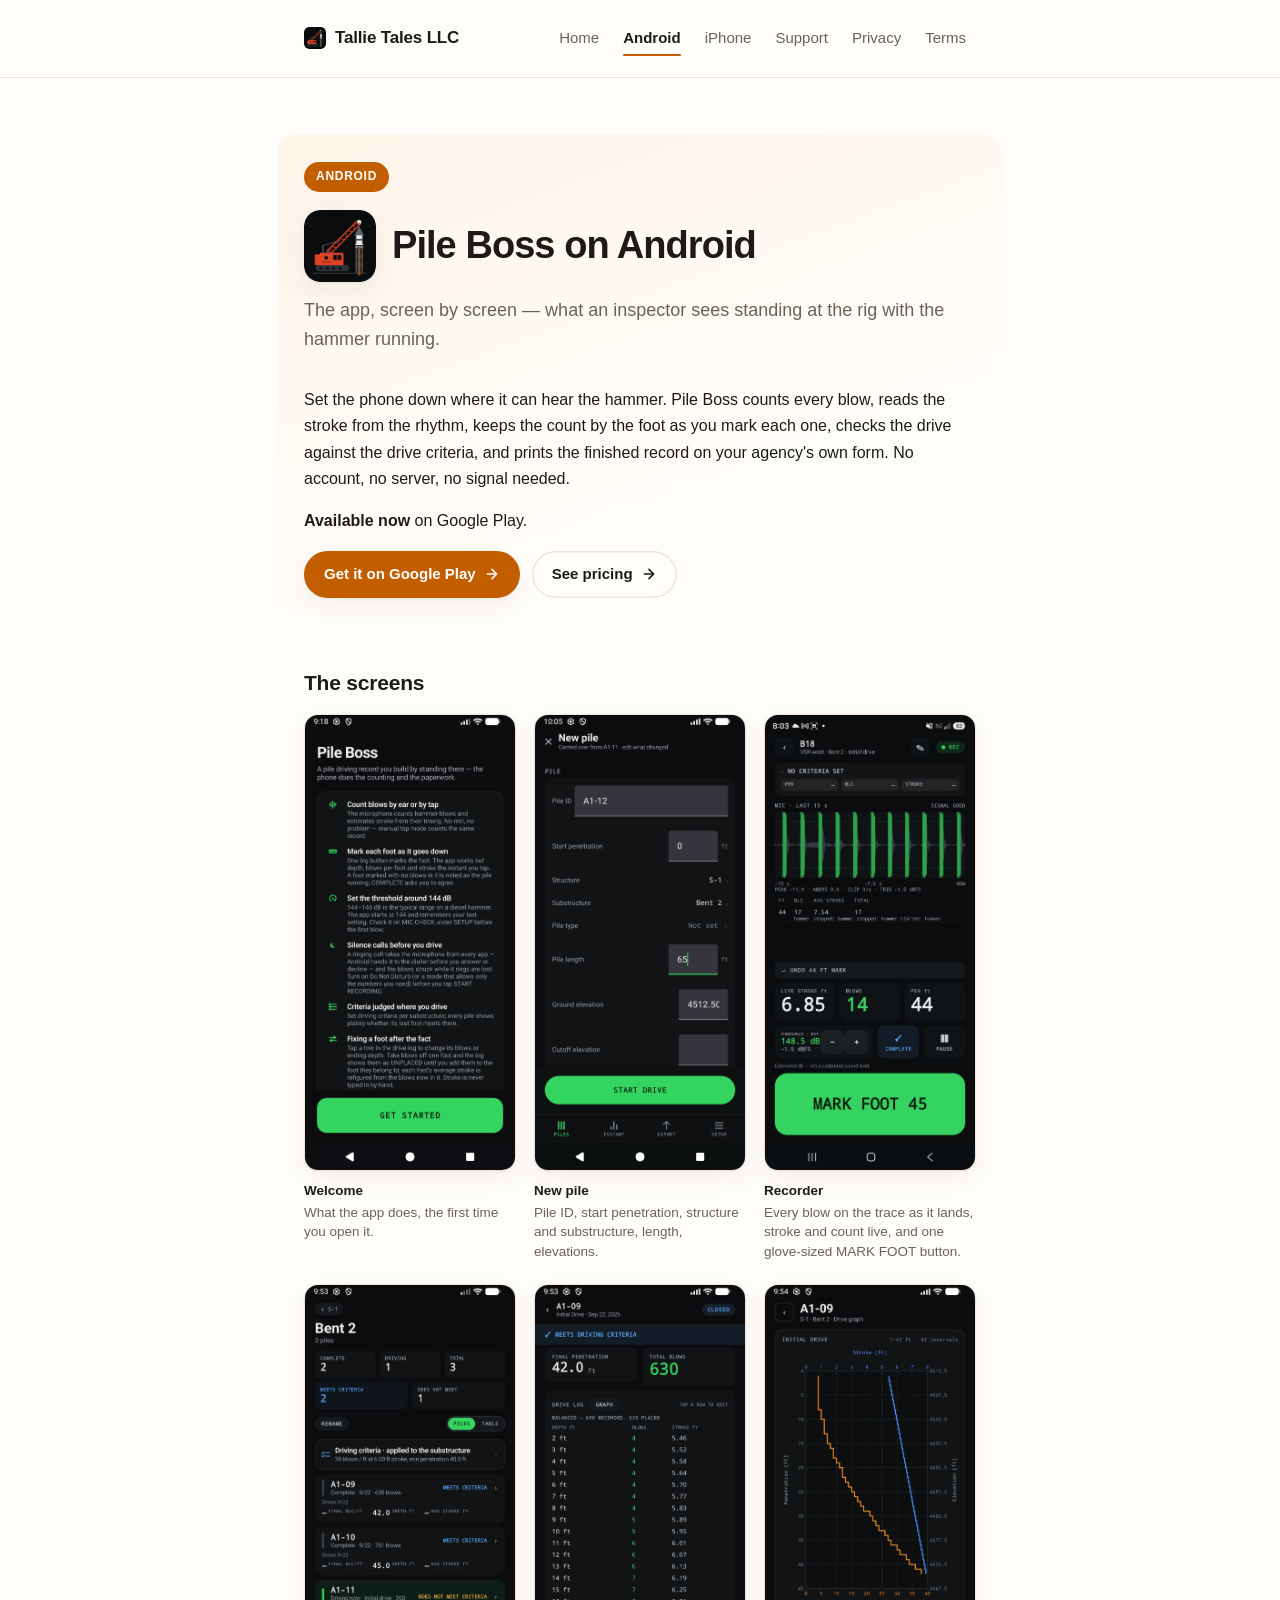
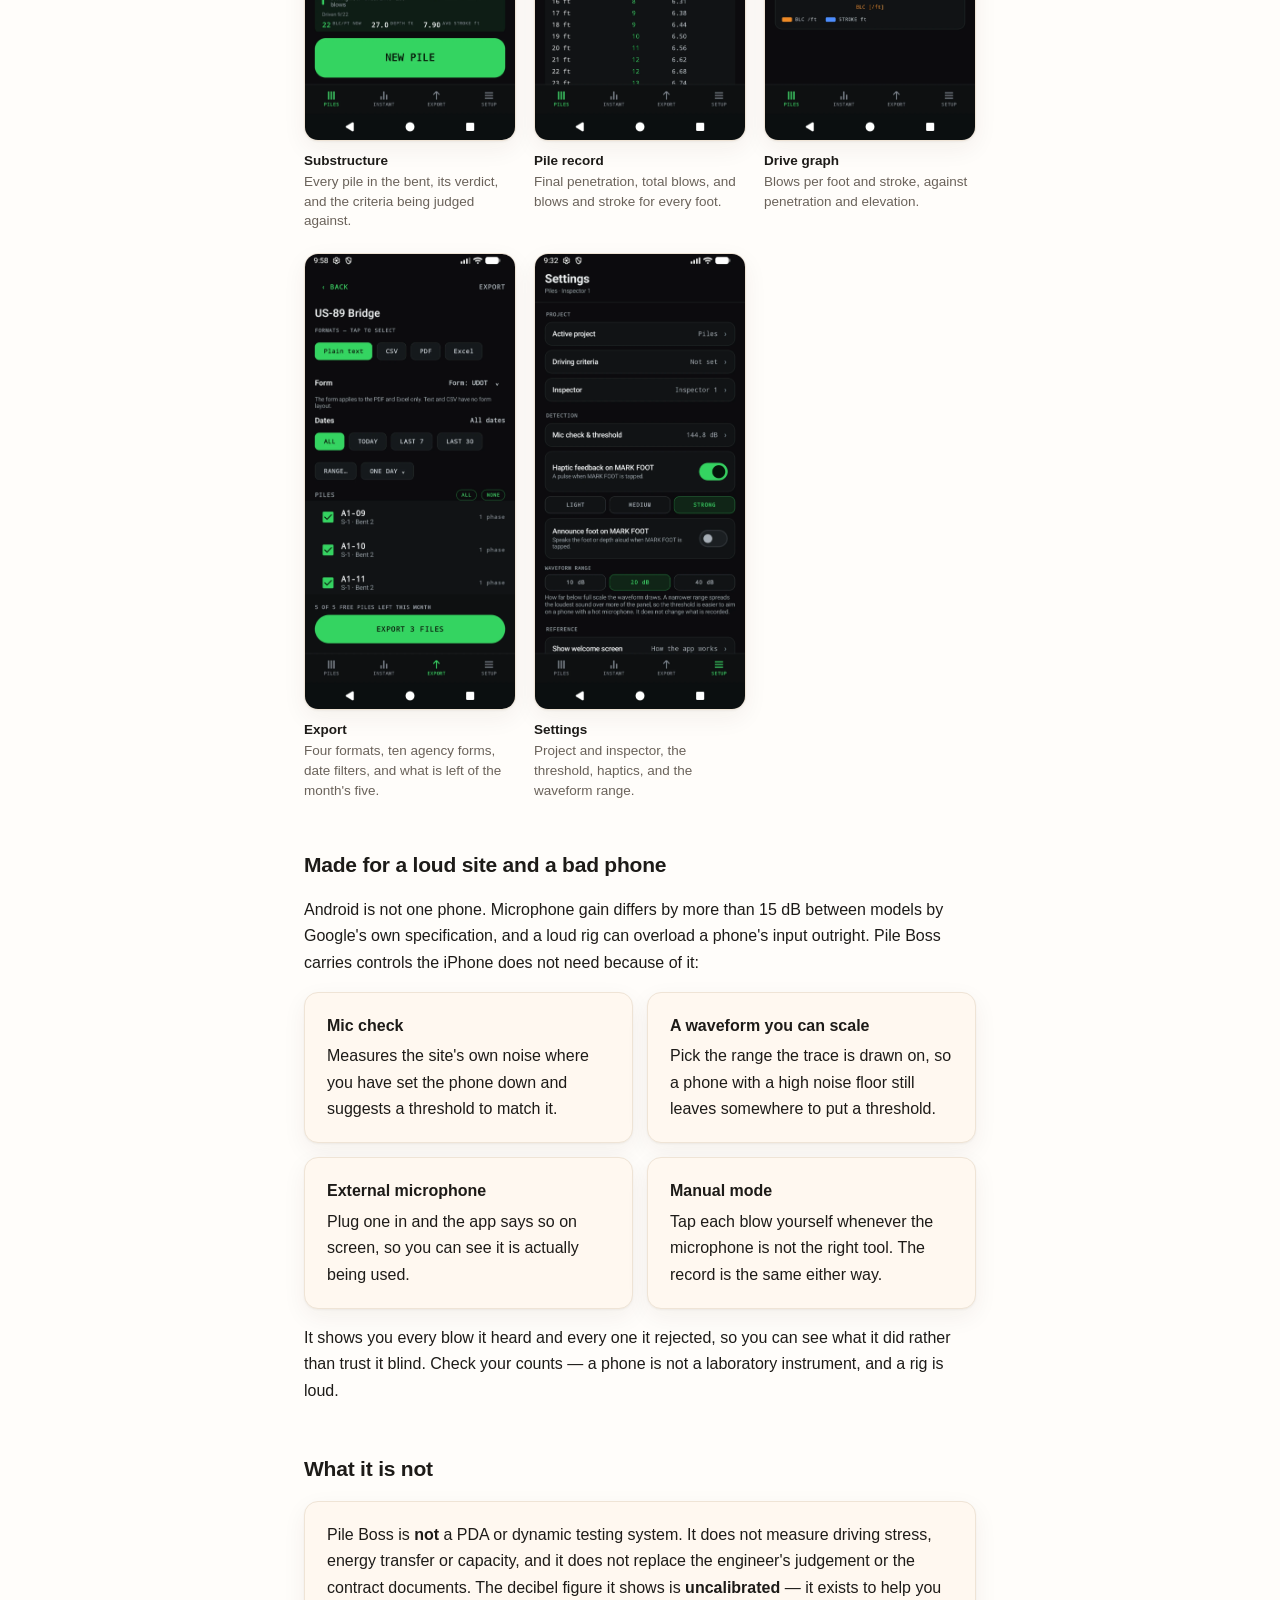
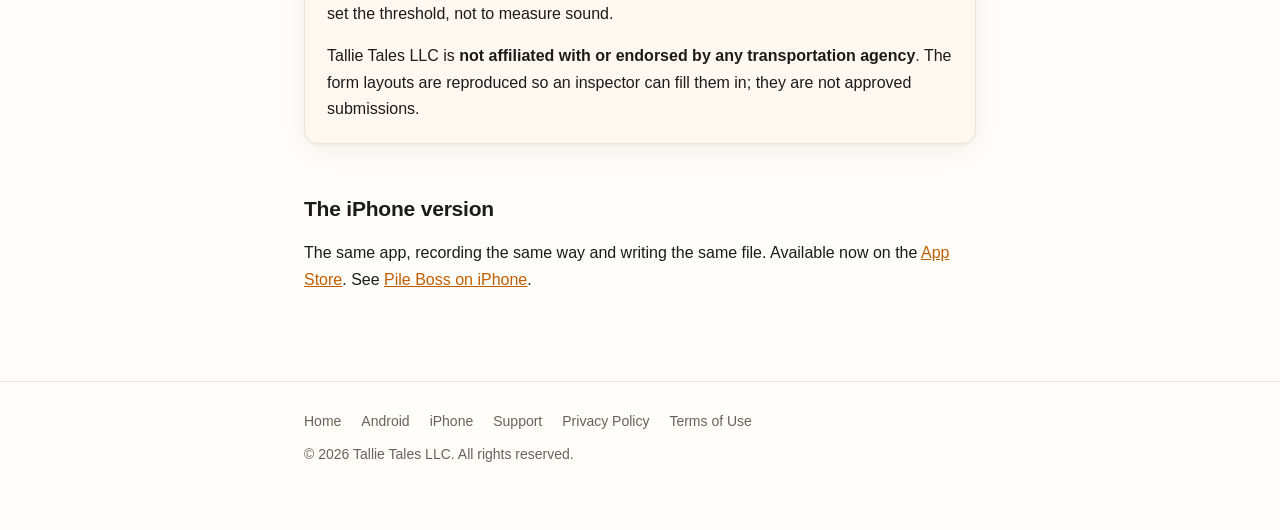
<file: android.html>
<!DOCTYPE html>
<html lang="en">
<head>
<meta charset="utf-8">
<meta name="viewport" content="width=device-width, initial-scale=1">
<title>Pile Boss for Android — Tallie Tales LLC</title>
<meta name="description" content="Pile Boss on Android: what the app looks like on a phone at the rig, screen by screen. Counts blows by ear, reads stroke, judges each pile, and prints ten state DOT forms.">
<link rel="icon" type="image/png" sizes="32x32" href="img/app-icon-32.png">
<link rel="icon" type="image/png" sizes="64x64" href="img/app-icon-64.png">
<link rel="apple-touch-icon" sizes="180x180" href="img/app-icon-180.png">
<link rel="stylesheet" href="style.css">
<script src="site.js" defer></script>
</head>
<body>

<header>
  <div class="wrap">
    <a class="brand" href="index.html">
      <img class="brand-mark" src="img/app-icon-64.png" width="22" height="22" alt="">
      Tallie Tales LLC
    </a>
    <nav>
      <a href="index.html">Home</a>
      <a href="android.html" aria-current="page">Android</a>
      <a href="iphone.html">iPhone</a>
      <a href="support.html">Support</a>
      <a href="privacy.html">Privacy</a>
      <a href="terms.html">Terms</a>
    </nav>
  </div>
</header>

<main>
  <div class="wrap">
    <section class="hero reveal">
    <span class="tag">Android</span>
    <div class="title-row">
      <img class="app-icon" src="img/app-icon-180.png" width="72" height="72" alt="Pile Boss app icon">
      <h1>Pile Boss on Android</h1>
    </div>
    <p class="lede">The app, screen by screen — what an inspector sees standing at the rig with the hammer running.</p>
    <p>Set the phone down where it can hear the hammer. Pile Boss counts every blow, reads the stroke from the rhythm, keeps the count by the foot as you mark each one, checks the drive against the drive criteria, and prints the finished record on your agency's own form. No account, no server, no signal needed.</p>
    <p><strong>Available now</strong> on Google Play.</p>
    <div class="btn-row">
      <a class="btn" href="https://play.google.com/store/apps/details?id=com.tallietales.drivelogforpiledriving">Get it on Google Play
        <svg viewBox="0 0 24 24" width="16" height="16" fill="none" stroke="currentColor" stroke-width="2.4" stroke-linecap="round" stroke-linejoin="round" aria-hidden="true"><path d="M5 12h13M12 5l7 7-7 7"></path></svg>
      </a>
      <a class="btn btn-quiet" href="index.html#pricing">See pricing
        <svg viewBox="0 0 24 24" width="16" height="16" fill="none" stroke="currentColor" stroke-width="2.4" stroke-linecap="round" stroke-linejoin="round" aria-hidden="true"><path d="M5 12h13M12 5l7 7-7 7"></path></svg>
      </a>
    </div>
    </section>

    <section class="reveal">
    <h2>The screens</h2>
    <div class="shots">
      <figure class="shot">
        <img src="img/screenshots/android/01-welcome.webp" width="923" height="2000" loading="lazy" alt="The Pile Boss welcome screen, listing what the app does.">
        <figcaption><strong>Welcome</strong>What the app does, the first time you open it.</figcaption>
      </figure>
      <figure class="shot">
        <img src="img/screenshots/android/02-new-pile.webp" width="923" height="2000" loading="lazy" alt="The new pile form: pile ID, start penetration, structure, substructure, length and elevations.">
        <figcaption><strong>New pile</strong>Pile ID, start penetration, structure and substructure, length, elevations.</figcaption>
      </figure>
      <figure class="shot">
        <img src="img/screenshots/android/03-recorder.jpg" width="923" height="2000" loading="lazy" alt="The recorder: a live waveform of the hammer, stroke, blow count and penetration, and a large MARK FOOT button.">
        <figcaption><strong>Recorder</strong>Every blow on the trace as it lands, stroke and count live, and one glove-sized MARK FOOT button.</figcaption>
      </figure>
      <figure class="shot">
        <img src="img/screenshots/android/04-substructure.webp" width="923" height="2000" loading="lazy" alt="A substructure showing three piles with their verdicts and the drive criteria in force.">
        <figcaption><strong>Substructure</strong>Every pile in the bent, its verdict, and the criteria being judged against.</figcaption>
      </figure>
      <figure class="shot">
        <img src="img/screenshots/android/05-pile-record.webp" width="923" height="2000" loading="lazy" alt="A finished pile record: final penetration, total blows, and the drive log with blows and stroke for each foot.">
        <figcaption><strong>Pile record</strong>Final penetration, total blows, and blows and stroke for every foot.</figcaption>
      </figure>
      <figure class="shot">
        <img src="img/screenshots/android/06-drive-graph.webp" width="923" height="2000" loading="lazy" alt="The drive graph, plotting blows per foot and stroke against penetration and elevation.">
        <figcaption><strong>Drive graph</strong>Blows per foot and stroke, against penetration and elevation.</figcaption>
      </figure>
      <figure class="shot">
        <img src="img/screenshots/android/07-export.webp" width="923" height="2000" loading="lazy" alt="The export screen: four file formats, an agency form picker, date filters, a pile list and the count of free exports left.">
        <figcaption><strong>Export</strong>Four formats, ten agency forms, date filters, and what is left of the month's five.</figcaption>
      </figure>
      <figure class="shot">
        <img src="img/screenshots/android/08-settings.webp" width="923" height="2000" loading="lazy" alt="Settings: project, drive criteria, inspector, mic check and threshold, haptics and waveform range.">
        <figcaption><strong>Settings</strong>Project and inspector, the threshold, haptics, and the waveform range.</figcaption>
      </figure>
    </div>
    </section>

    <section class="reveal">
    <h2>Made for a loud site and a bad phone</h2>
    <p>Android is not one phone. Microphone gain differs by more than 15&nbsp;dB between models by Google's own specification, and a loud rig can overload a phone's input outright. Pile Boss carries controls the iPhone does not need because of it:</p>
    <div class="grid">
      <div class="card"><strong>Mic check</strong>Measures the site's own noise where you have set the phone down and suggests a threshold to match it.</div>
      <div class="card"><strong>A waveform you can scale</strong>Pick the range the trace is drawn on, so a phone with a high noise floor still leaves somewhere to put a threshold.</div>
      <div class="card"><strong>External microphone</strong>Plug one in and the app says so on screen, so you can see it is actually being used.</div>
      <div class="card"><strong>Manual mode</strong>Tap each blow yourself whenever the microphone is not the right tool. The record is the same either way.</div>
    </div>
    <p>It shows you every blow it heard and every one it rejected, so you can see what it did rather than trust it blind. Check your counts — a phone is not a laboratory instrument, and a rig is loud.</p>
    </section>

    <section class="reveal">
    <h2>What it is not</h2>
    <div class="card">
      <p>Pile Boss is <strong>not</strong> a PDA or dynamic testing system. It does not measure driving stress, energy transfer or capacity, and it does not replace the engineer's judgement or the contract documents. The decibel figure it shows is <strong>uncalibrated</strong> — it exists to help you set the threshold, not to measure sound.</p>
      <p>Tallie Tales LLC is <strong>not affiliated with or endorsed by any transportation agency</strong>. The form layouts are reproduced so an inspector can fill them in; they are not approved submissions.</p>
    </div>
    </section>

    <section class="reveal">
    <h2>The iPhone version</h2>
    <p>The same app, recording the same way and writing the same file. Available now on the <a href="https://apps.apple.com/us/app/pile-boss/id6817979129">App Store</a>. See <a href="iphone.html">Pile Boss on iPhone</a>.</p>
    </section>

  </div>
</main>

<footer>
  <div class="wrap">
    <p class="fnav">
      <a href="index.html">Home</a>
      <a href="android.html">Android</a>
      <a href="iphone.html">iPhone</a>
      <a href="support.html">Support</a>
      <a href="privacy.html">Privacy Policy</a>
      <a href="terms.html">Terms of Use</a>
    </p>
    <p>© 2026 Tallie Tales LLC. All rights reserved.</p>
  </div>
</footer>

</body>
</html>
</file>
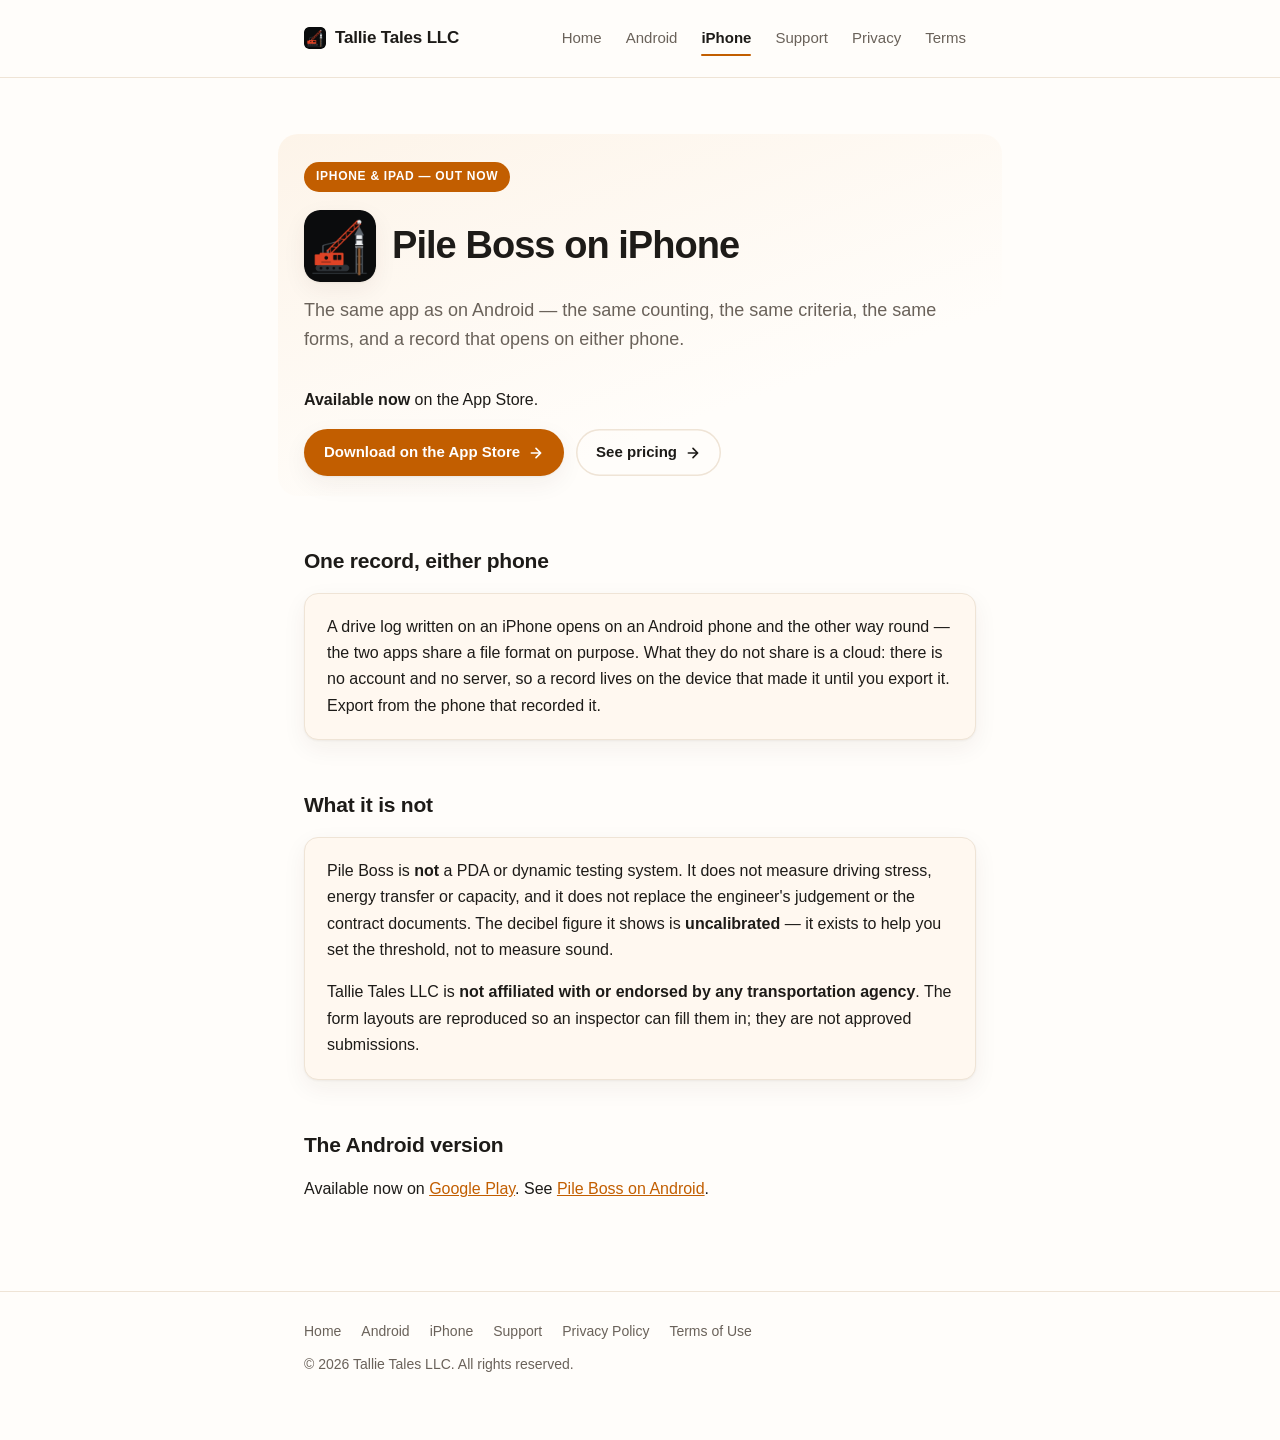
<file: iphone.html>
<!DOCTYPE html>
<html lang="en">
<head>
<meta charset="utf-8">
<meta name="viewport" content="width=device-width, initial-scale=1">
<title>Pile Boss for iPhone and iPad — Tallie Tales LLC</title>
<meta name="description" content="Pile Boss on iPhone and iPad: what the app looks like, screen by screen. Counts blows by ear, reads stroke, judges each pile, and prints ten state DOT forms.">
<link rel="icon" type="image/png" sizes="32x32" href="img/app-icon-32.png">
<link rel="icon" type="image/png" sizes="64x64" href="img/app-icon-64.png">
<link rel="apple-touch-icon" sizes="180x180" href="img/app-icon-180.png">
<link rel="stylesheet" href="style.css">
<script src="site.js" defer></script>
</head>
<body>

<header>
  <div class="wrap">
    <a class="brand" href="index.html">
      <img class="brand-mark" src="img/app-icon-64.png" width="22" height="22" alt="">
      Tallie Tales LLC
    </a>
    <nav>
      <a href="index.html">Home</a>
      <a href="android.html">Android</a>
      <a href="iphone.html" aria-current="page">iPhone</a>
      <a href="support.html">Support</a>
      <a href="privacy.html">Privacy</a>
      <a href="terms.html">Terms</a>
    </nav>
  </div>
</header>

<main>
  <div class="wrap">
    <section class="hero reveal">
    <span class="tag">iPhone &amp; iPad — out now</span>
    <div class="title-row">
      <img class="app-icon" src="img/app-icon-180.png" width="72" height="72" alt="Pile Boss app icon">
      <h1>Pile Boss on iPhone</h1>
    </div>
    <p class="lede">The same app as on Android — the same counting, the same criteria, the same forms, and a record that opens on either phone.</p>
    <p><strong>Available now</strong> on the App Store.</p>
    <div class="btn-row">
      <a class="btn" href="https://apps.apple.com/us/app/pile-boss/id6817979129">Download on the App Store
        <svg viewBox="0 0 24 24" width="16" height="16" fill="none" stroke="currentColor" stroke-width="2.4" stroke-linecap="round" stroke-linejoin="round" aria-hidden="true"><path d="M5 12h13M12 5l7 7-7 7"></path></svg>
      </a>
      <a class="btn btn-quiet" href="index.html#pricing">See pricing
        <svg viewBox="0 0 24 24" width="16" height="16" fill="none" stroke="currentColor" stroke-width="2.4" stroke-linecap="round" stroke-linejoin="round" aria-hidden="true"><path d="M5 12h13M12 5l7 7-7 7"></path></svg>
      </a>
    </div>
    </section>

    <section class="reveal">
    <h2>One record, either phone</h2>
    <div class="card">
      <p>A drive log written on an iPhone opens on an Android phone and the other way round — the two apps share a file format on purpose. What they do not share is a cloud: there is no account and no server, so a record lives on the device that made it until you export it. Export from the phone that recorded it.</p>
    </div>
    </section>

    <section class="reveal">
    <h2>What it is not</h2>
    <div class="card">
      <p>Pile Boss is <strong>not</strong> a PDA or dynamic testing system. It does not measure driving stress, energy transfer or capacity, and it does not replace the engineer's judgement or the contract documents. The decibel figure it shows is <strong>uncalibrated</strong> — it exists to help you set the threshold, not to measure sound.</p>
      <p>Tallie Tales LLC is <strong>not affiliated with or endorsed by any transportation agency</strong>. The form layouts are reproduced so an inspector can fill them in; they are not approved submissions.</p>
    </div>
    </section>

    <section class="reveal">
    <h2>The Android version</h2>
    <p>Available now on <a href="https://play.google.com/store/apps/details?id=com.tallietales.drivelogforpiledriving">Google Play</a>. See <a href="android.html">Pile Boss on Android</a>.</p>
    </section>

  </div>
</main>

<footer>
  <div class="wrap">
    <p class="fnav">
      <a href="index.html">Home</a>
      <a href="android.html">Android</a>
      <a href="iphone.html">iPhone</a>
      <a href="support.html">Support</a>
      <a href="privacy.html">Privacy Policy</a>
      <a href="terms.html">Terms of Use</a>
    </p>
    <p>© 2026 Tallie Tales LLC. All rights reserved.</p>
  </div>
</footer>

</body>
</html>
</file>
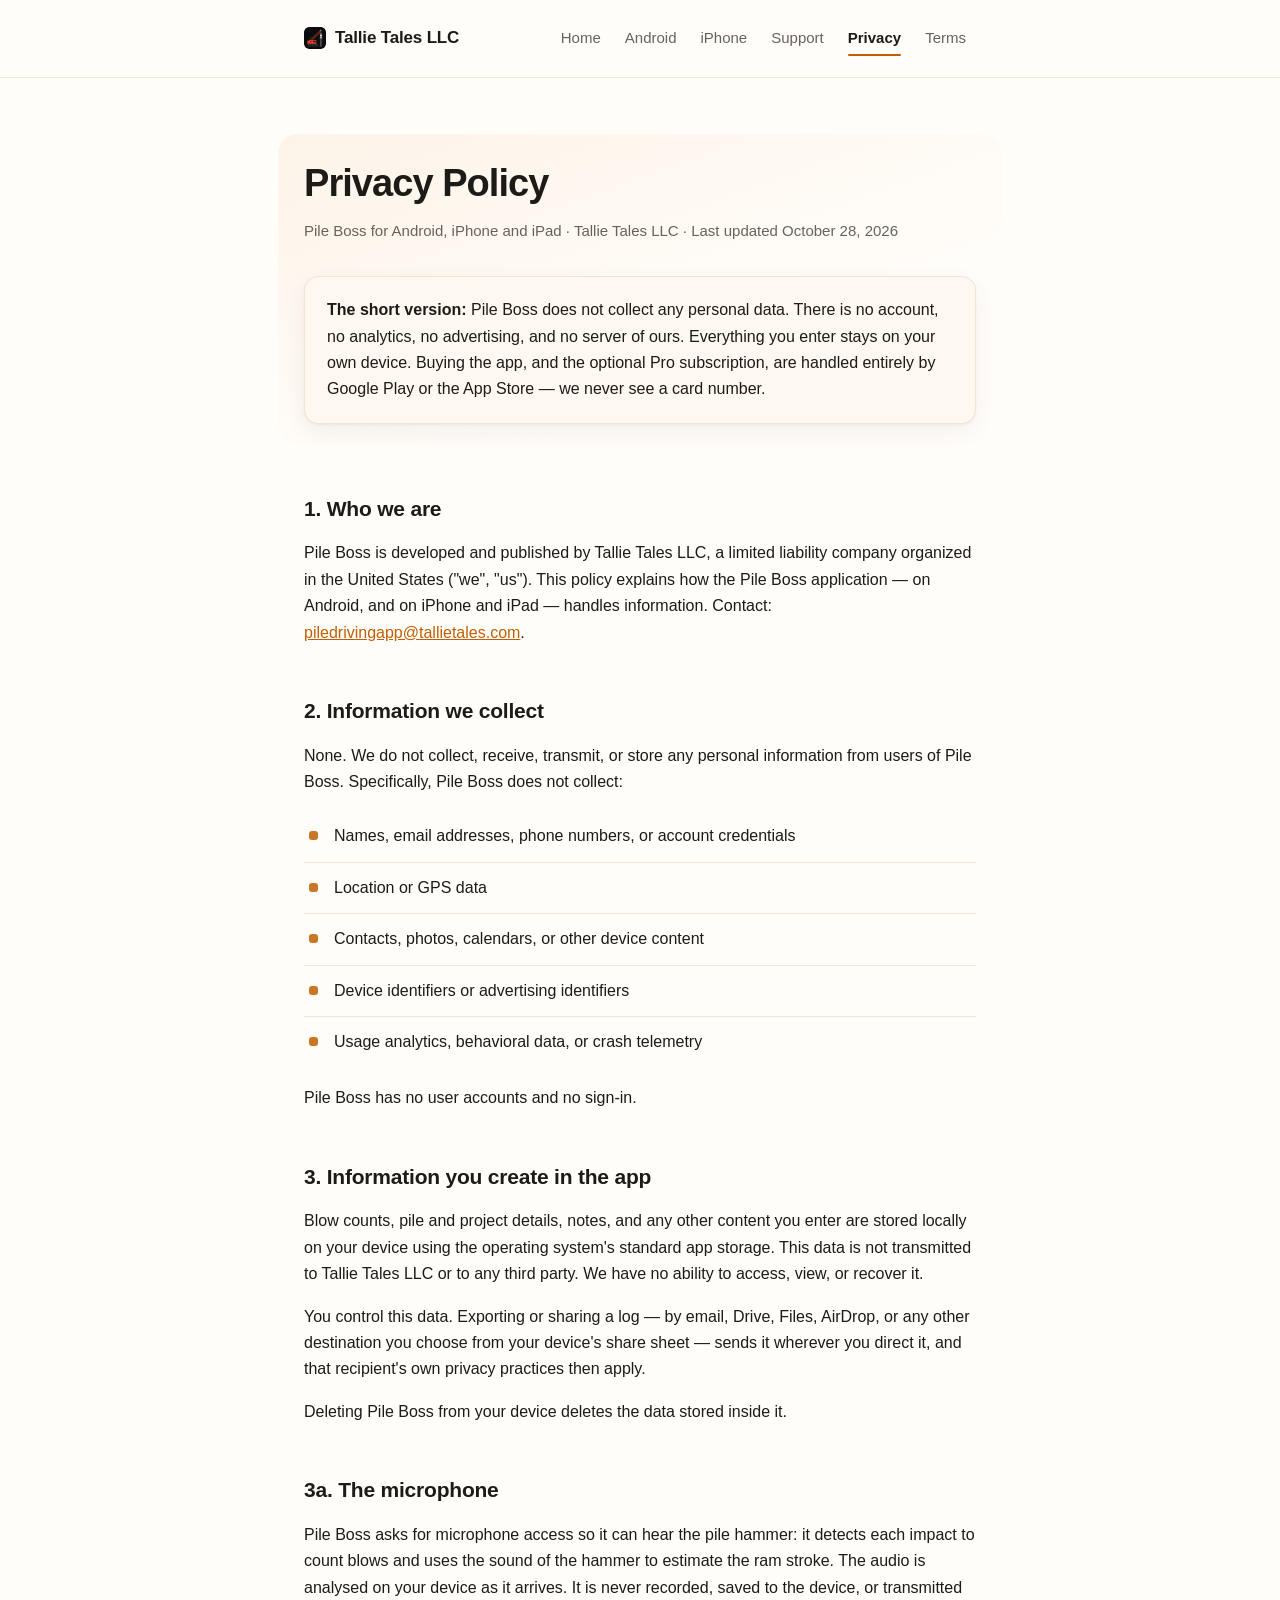
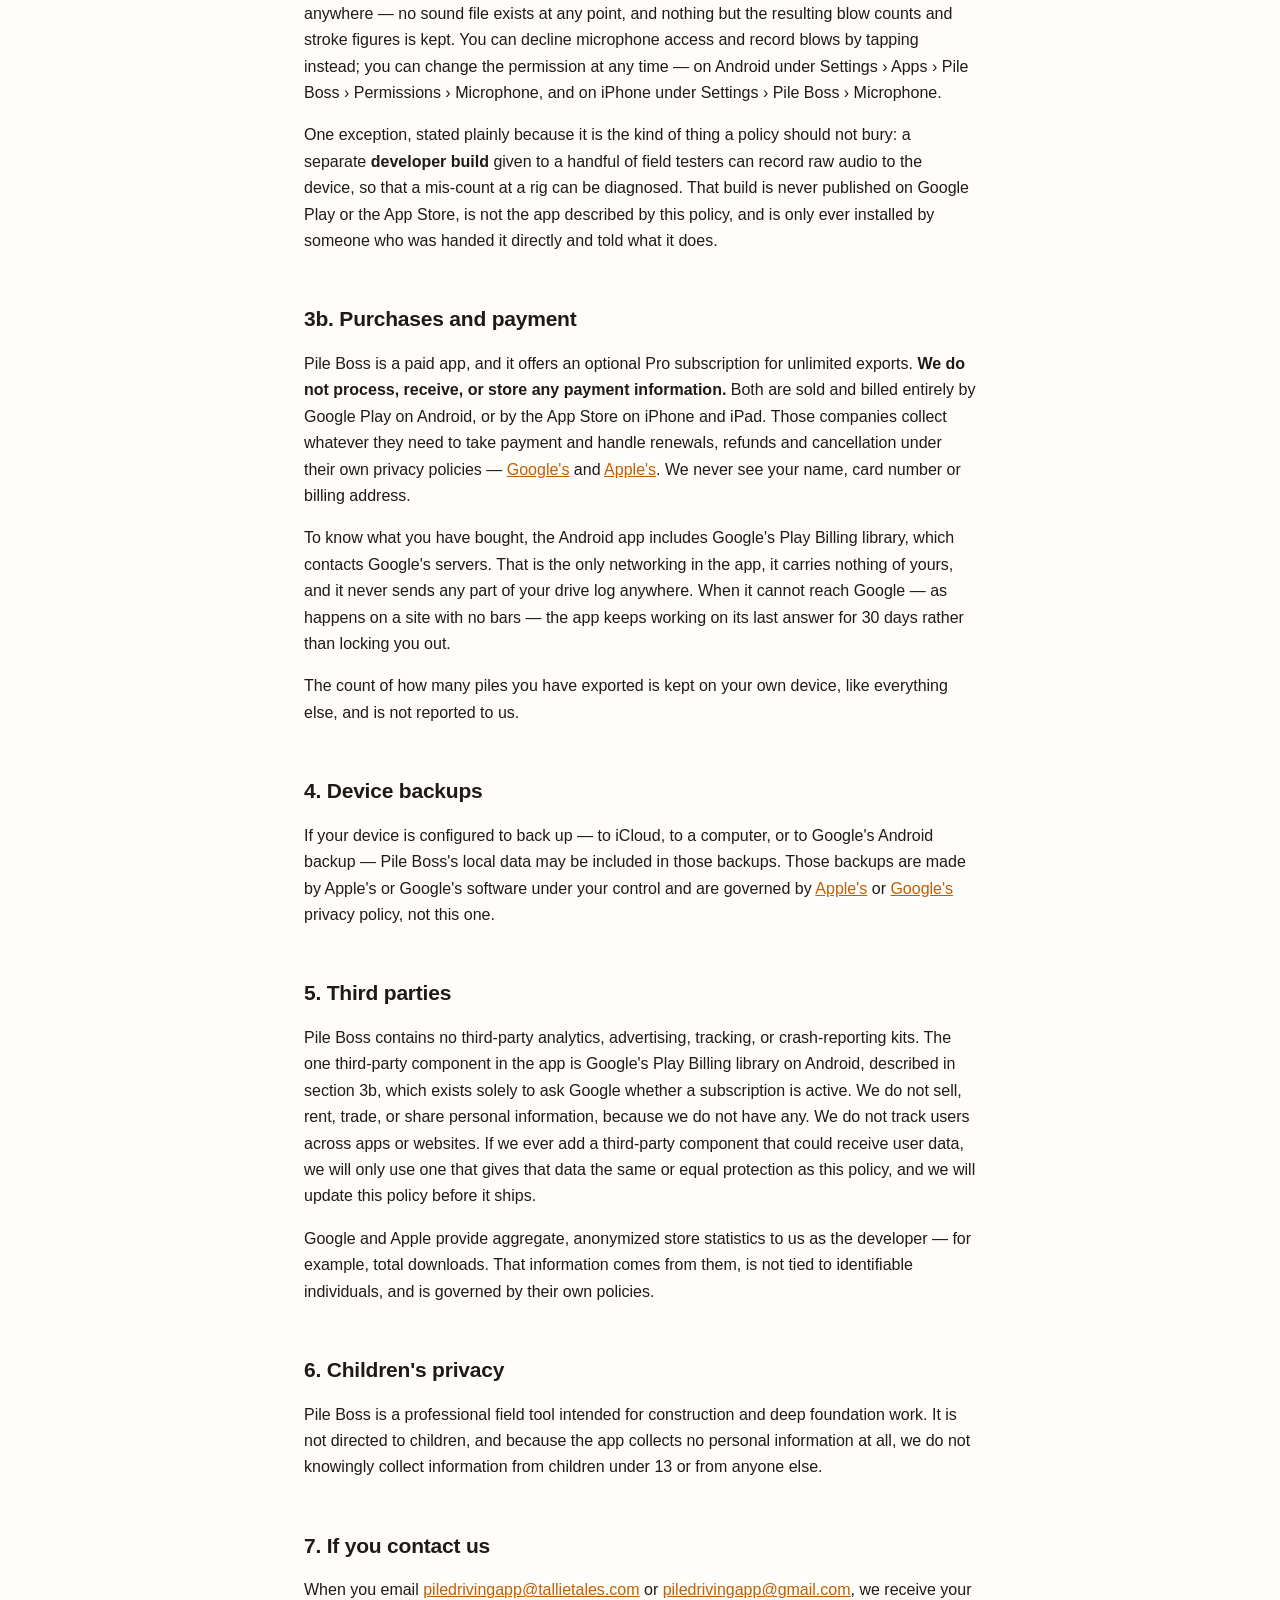
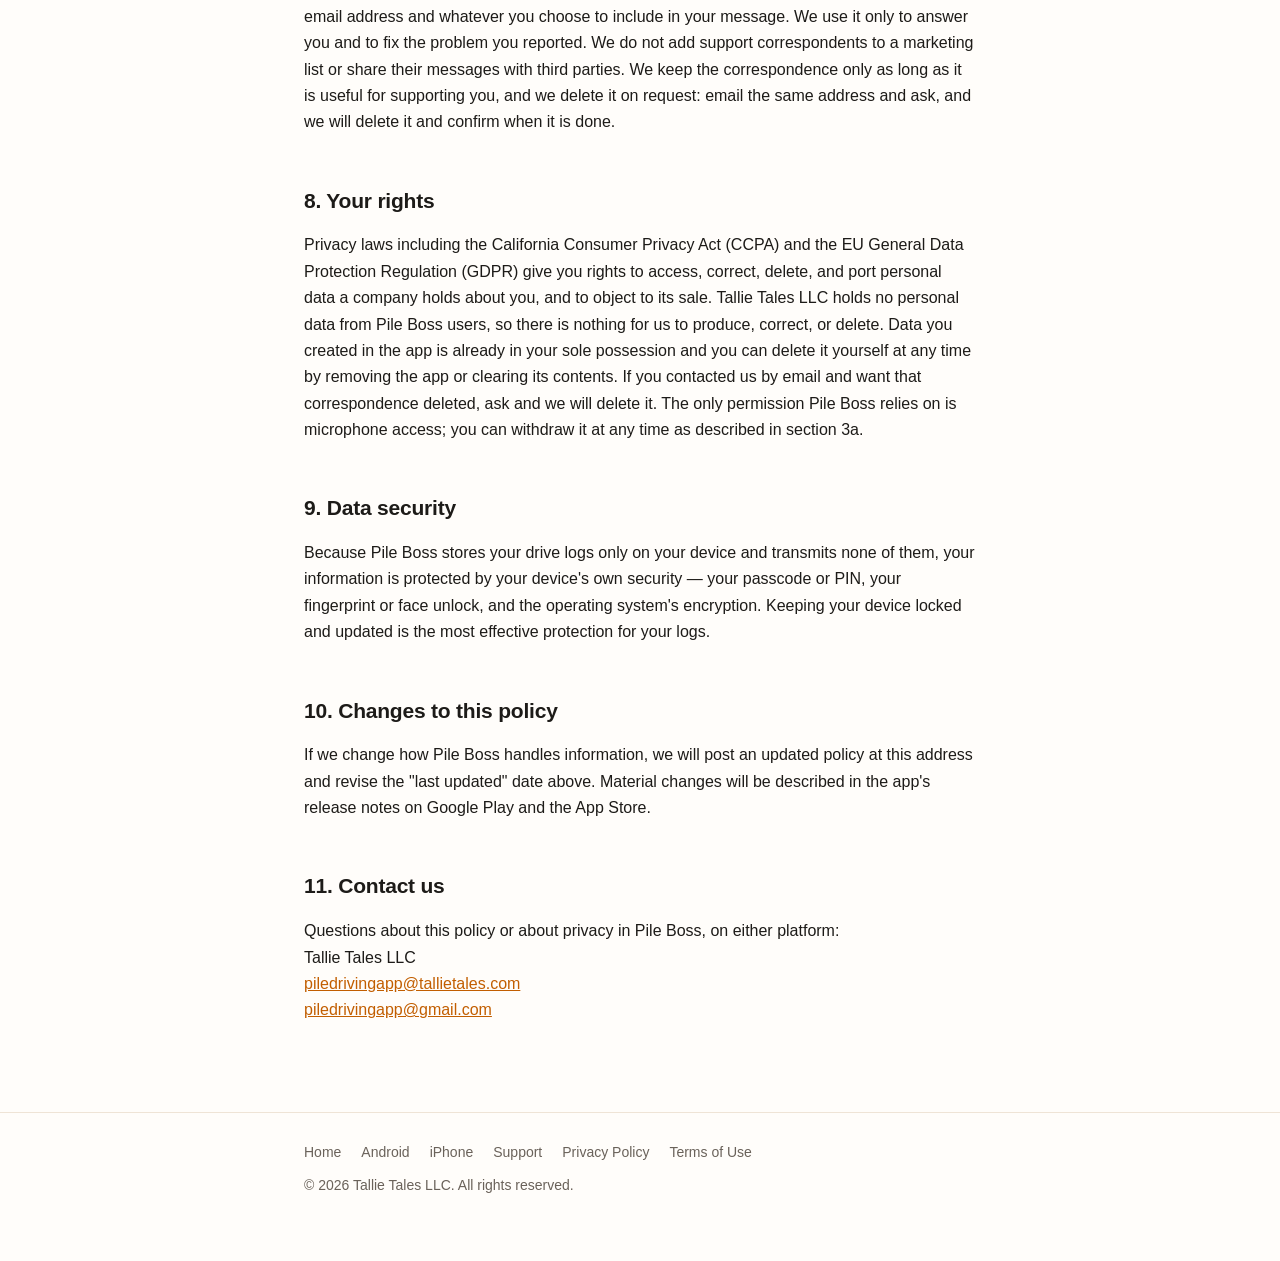
<file: privacy.html>
<!DOCTYPE html>
<html lang="en">
<head>
<meta charset="utf-8">
<meta name="viewport" content="width=device-width, initial-scale=1">
<title>Privacy Policy — Pile Boss — Tallie Tales LLC</title>
<meta name="description" content="Privacy policy for Pile Boss by Tallie Tales LLC, for Android, iPhone and iPad. Pile Boss collects no personal data.">
<link rel="icon" type="image/png" sizes="32x32" href="img/app-icon-32.png">
<link rel="icon" type="image/png" sizes="64x64" href="img/app-icon-64.png">
<link rel="apple-touch-icon" sizes="180x180" href="img/app-icon-180.png">
<link rel="stylesheet" href="style.css">
<script src="site.js" defer></script>
</head>
<body>

<header>
  <div class="wrap">
    <a class="brand" href="index.html">
      <img class="brand-mark" src="img/app-icon-64.png" width="22" height="22" alt="">
      Tallie Tales LLC
    </a>
    <nav>
      <a href="index.html">Home</a>
      <a href="android.html">Android</a>
      <a href="iphone.html">iPhone</a>
      <a href="support.html">Support</a>
      <a href="privacy.html" aria-current="page">Privacy</a>
      <a href="terms.html">Terms</a>
    </nav>
  </div>
</header>

<main>
  <div class="wrap">
    <section class="hero reveal">
    <h1>Privacy Policy</h1>
    <p class="date">Pile Boss for Android, iPhone and iPad · Tallie Tales LLC · Last updated October 28, 2026</p>

    <div class="card">
      <p><strong>The short version:</strong> Pile Boss does not collect any personal data. There is no account, no analytics, no advertising, and no server of ours. Everything you enter stays on your own device. Buying the app, and the optional Pro subscription, are handled entirely by Google Play or the App Store — we never see a card number.</p>
    </div>
    </section>

    <section class="reveal">
    <h2>1. Who we are</h2>
    <p>Pile Boss is developed and published by Tallie Tales LLC, a limited liability company organized in the United States ("we", "us"). This policy explains how the Pile Boss application — on Android, and on iPhone and iPad — handles information. Contact: <a href="mailto:piledrivingapp@tallietales.com">piledrivingapp@tallietales.com</a>.</p>
    </section>

    <section class="reveal">
    <h2>2. Information we collect</h2>
    <p>None. We do not collect, receive, transmit, or store any personal information from users of Pile Boss. Specifically, Pile Boss does not collect:</p>
    <ul>
      <li>Names, email addresses, phone numbers, or account credentials</li>
      <li>Location or GPS data</li>
      <li>Contacts, photos, calendars, or other device content</li>
      <li>Device identifiers or advertising identifiers</li>
      <li>Usage analytics, behavioral data, or crash telemetry</li>
    </ul>
    <p>Pile Boss has no user accounts and no sign-in.</p>
    </section>

    <section class="reveal">
    <h2>3. Information you create in the app</h2>
    <p>Blow counts, pile and project details, notes, and any other content you enter are stored locally on your device using the operating system's standard app storage. This data is not transmitted to Tallie Tales LLC or to any third party. We have no ability to access, view, or recover it.</p>
    <p>You control this data. Exporting or sharing a log — by email, Drive, Files, AirDrop, or any other destination you choose from your device's share sheet — sends it wherever you direct it, and that recipient's own privacy practices then apply.</p>
    <p>Deleting Pile Boss from your device deletes the data stored inside it.</p>
    </section>

    <section class="reveal">
    <h2>3a. The microphone</h2>
    <p>Pile Boss asks for microphone access so it can hear the pile hammer: it detects each impact to count blows and uses the sound of the hammer to estimate the ram stroke. The audio is analysed on your device as it arrives. It is never recorded, saved to the device, or transmitted anywhere — no sound file exists at any point, and nothing but the resulting blow counts and stroke figures is kept. You can decline microphone access and record blows by tapping instead; you can change the permission at any time — on Android under Settings › Apps › Pile Boss › Permissions › Microphone, and on iPhone under Settings › Pile Boss › Microphone.</p>
    <p>One exception, stated plainly because it is the kind of thing a policy should not bury: a separate <strong>developer build</strong> given to a handful of field testers can record raw audio to the device, so that a mis-count at a rig can be diagnosed. That build is never published on Google Play or the App Store, is not the app described by this policy, and is only ever installed by someone who was handed it directly and told what it does.</p>
    </section>

    <section class="reveal">
    <h2>3b. Purchases and payment</h2>
    <p>Pile Boss is a paid app, and it offers an optional Pro subscription for unlimited exports. <strong>We do not process, receive, or store any payment information.</strong> Both are sold and billed entirely by Google Play on Android, or by the App Store on iPhone and iPad. Those companies collect whatever they need to take payment and handle renewals, refunds and cancellation under their own privacy policies — <a href="https://policies.google.com/privacy">Google's</a> and <a href="https://www.apple.com/legal/privacy/">Apple's</a>. We never see your name, card number or billing address.</p>
    <p>To know what you have bought, the Android app includes Google's Play Billing library, which contacts Google's servers. That is the only networking in the app, it carries nothing of yours, and it never sends any part of your drive log anywhere. When it cannot reach Google — as happens on a site with no bars — the app keeps working on its last answer for 30 days rather than locking you out.</p>
    <p>The count of how many piles you have exported is kept on your own device, like everything else, and is not reported to us.</p>
    </section>

    <section class="reveal">
    <h2>4. Device backups</h2>
    <p>If your device is configured to back up — to iCloud, to a computer, or to Google's Android backup — Pile Boss's local data may be included in those backups. Those backups are made by Apple's or Google's software under your control and are governed by <a href="https://www.apple.com/legal/privacy/">Apple's</a> or <a href="https://policies.google.com/privacy">Google's</a> privacy policy, not this one.</p>
    </section>

    <section class="reveal">
    <h2>5. Third parties</h2>
    <p>Pile Boss contains no third-party analytics, advertising, tracking, or crash-reporting kits. The one third-party component in the app is Google's Play Billing library on Android, described in section 3b, which exists solely to ask Google whether a subscription is active. We do not sell, rent, trade, or share personal information, because we do not have any. We do not track users across apps or websites. If we ever add a third-party component that could receive user data, we will only use one that gives that data the same or equal protection as this policy, and we will update this policy before it ships.</p>
    <p>Google and Apple provide aggregate, anonymized store statistics to us as the developer — for example, total downloads. That information comes from them, is not tied to identifiable individuals, and is governed by their own policies.</p>
    </section>

    <section class="reveal">
    <h2>6. Children's privacy</h2>
    <p>Pile Boss is a professional field tool intended for construction and deep foundation work. It is not directed to children, and because the app collects no personal information at all, we do not knowingly collect information from children under 13 or from anyone else.</p>
    </section>

    <section class="reveal">
    <h2>7. If you contact us</h2>
    <p>When you email <a href="mailto:piledrivingapp@tallietales.com">piledrivingapp@tallietales.com</a> or <a href="mailto:piledrivingapp@gmail.com">piledrivingapp@gmail.com</a>, we receive your email address and whatever you choose to include in your message. We use it only to answer you and to fix the problem you reported. We do not add support correspondents to a marketing list or share their messages with third parties. We keep the correspondence only as long as it is useful for supporting you, and we delete it on request: email the same address and ask, and we will delete it and confirm when it is done.</p>
    </section>

    <section class="reveal">
    <h2>8. Your rights</h2>
    <p>Privacy laws including the California Consumer Privacy Act (CCPA) and the EU General Data Protection Regulation (GDPR) give you rights to access, correct, delete, and port personal data a company holds about you, and to object to its sale. Tallie Tales LLC holds no personal data from Pile Boss users, so there is nothing for us to produce, correct, or delete. Data you created in the app is already in your sole possession and you can delete it yourself at any time by removing the app or clearing its contents. If you contacted us by email and want that correspondence deleted, ask and we will delete it. The only permission Pile Boss relies on is microphone access; you can withdraw it at any time as described in section 3a.</p>
    </section>

    <section class="reveal">
    <h2>9. Data security</h2>
    <p>Because Pile Boss stores your drive logs only on your device and transmits none of them, your information is protected by your device's own security — your passcode or PIN, your fingerprint or face unlock, and the operating system's encryption. Keeping your device locked and updated is the most effective protection for your logs.</p>
    </section>

    <section class="reveal">
    <h2>10. Changes to this policy</h2>
    <p>If we change how Pile Boss handles information, we will post an updated policy at this address and revise the "last updated" date above. Material changes will be described in the app's release notes on Google Play and the App Store.</p>
    </section>

    <section class="reveal">
    <h2>11. Contact us</h2>
    <p>Questions about this policy or about privacy in Pile Boss, on either platform:<br>
    Tallie Tales LLC<br>
    <a href="mailto:piledrivingapp@tallietales.com">piledrivingapp@tallietales.com</a><br>
    <a href="mailto:piledrivingapp@gmail.com">piledrivingapp@gmail.com</a></p>
    </section>

  </div>
</main>

<footer>
  <div class="wrap">
    <p class="fnav">
      <a href="index.html">Home</a>
      <a href="android.html">Android</a>
      <a href="iphone.html">iPhone</a>
      <a href="support.html">Support</a>
      <a href="privacy.html">Privacy Policy</a>
      <a href="terms.html">Terms of Use</a>
    </p>
    <p>© 2026 Tallie Tales LLC. All rights reserved.</p>
  </div>
</footer>

</body>
</html>
</file>
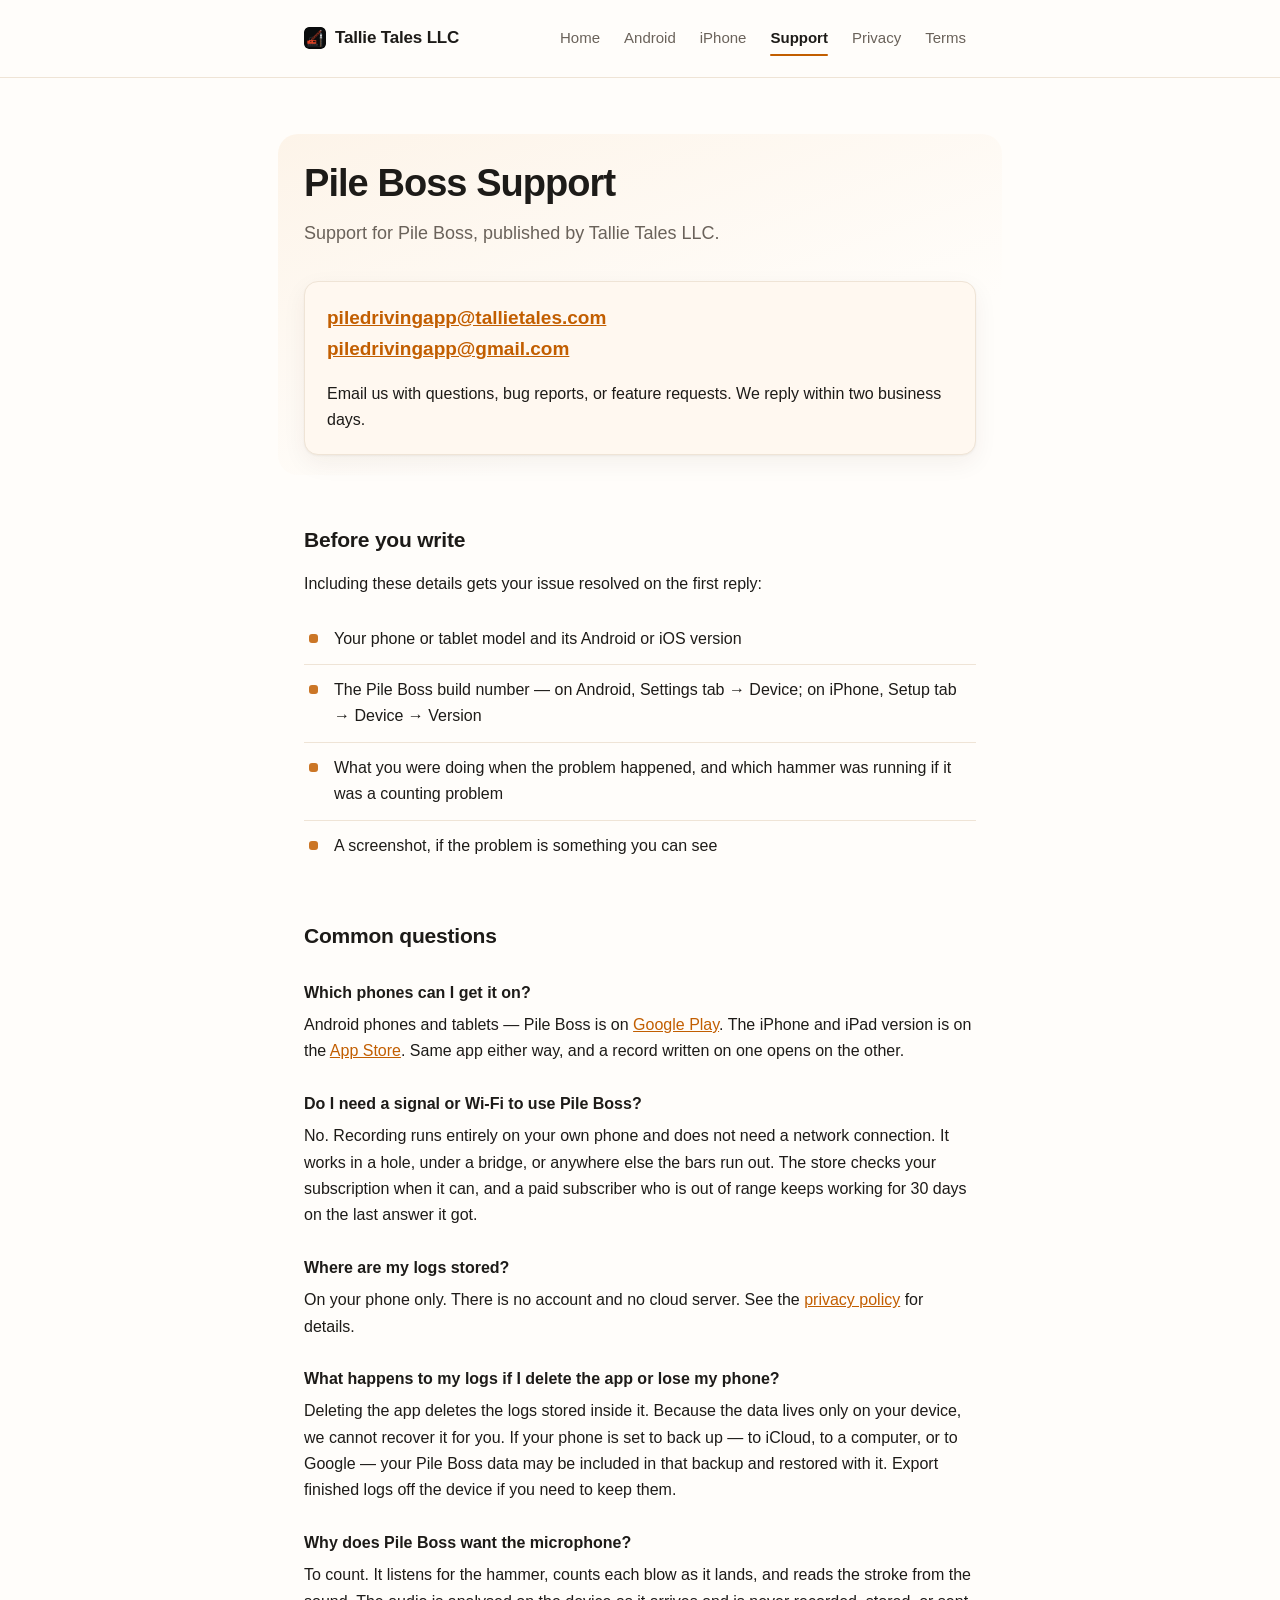
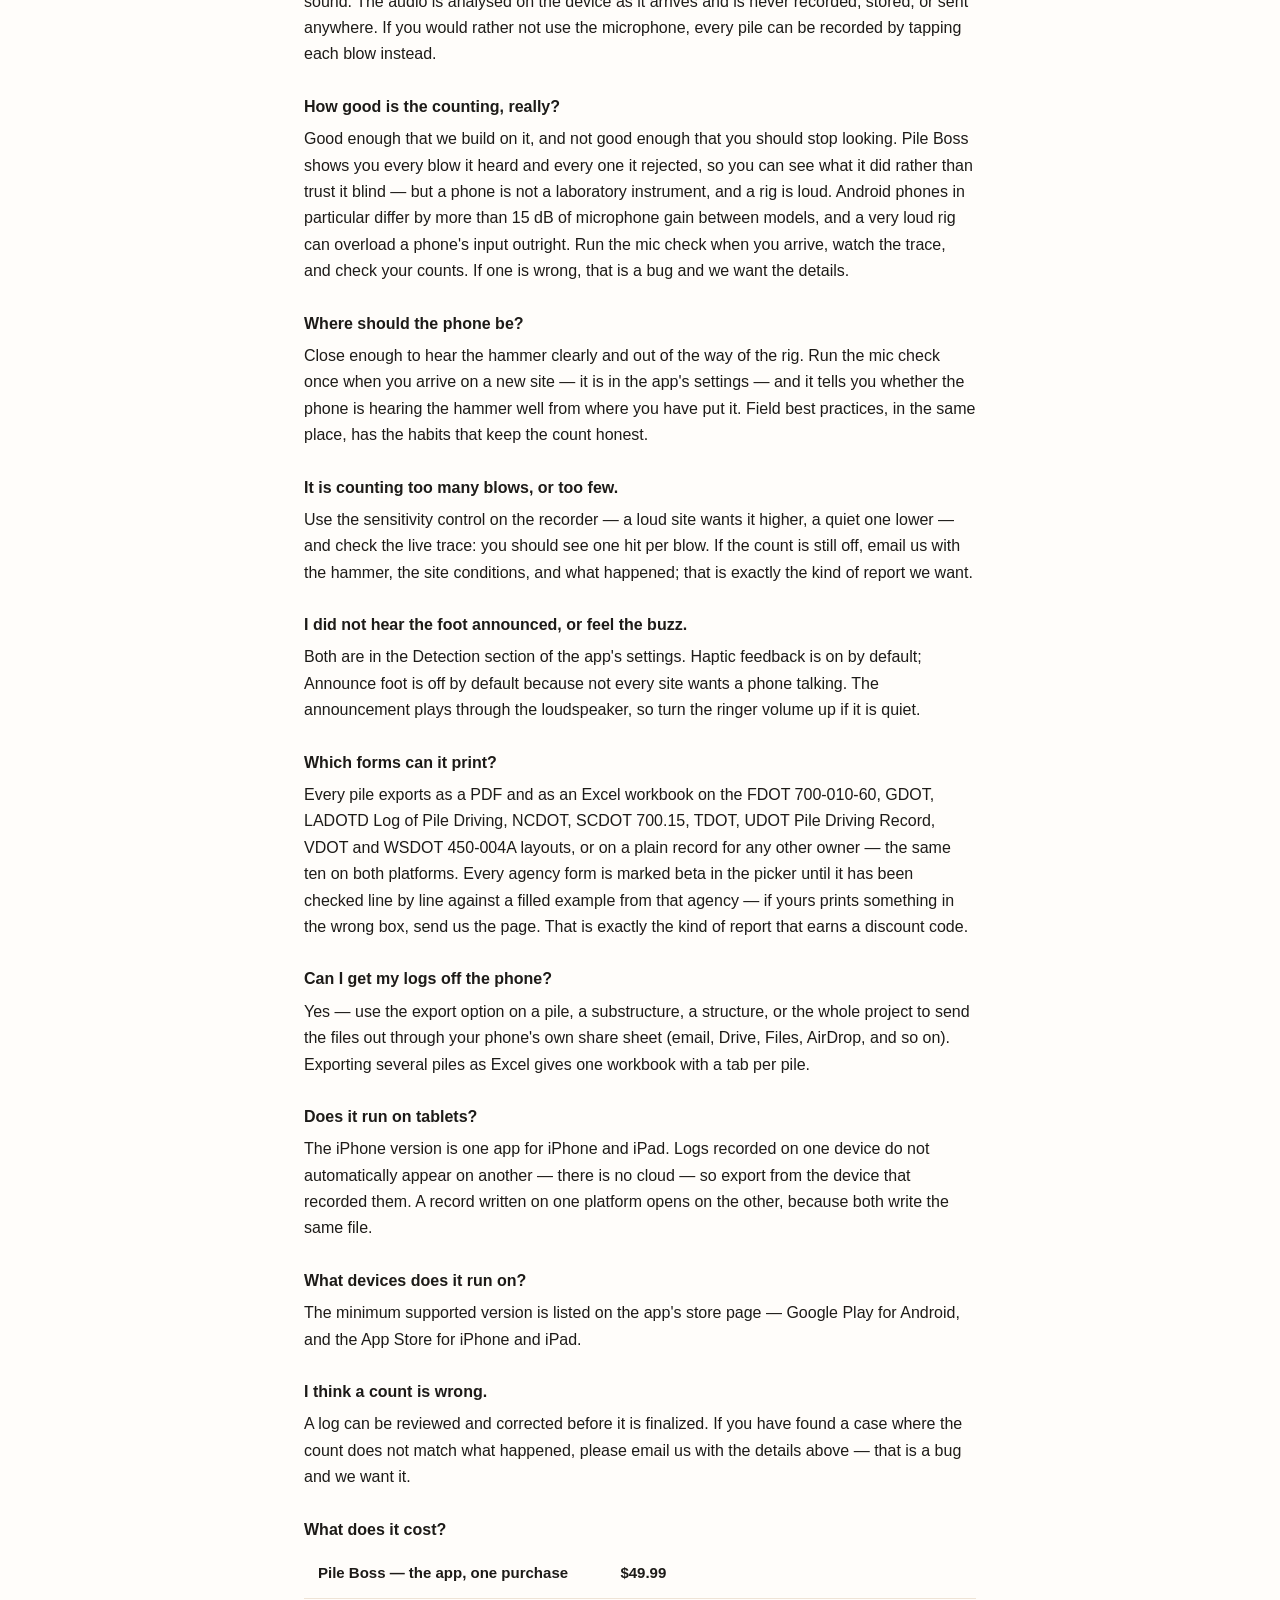
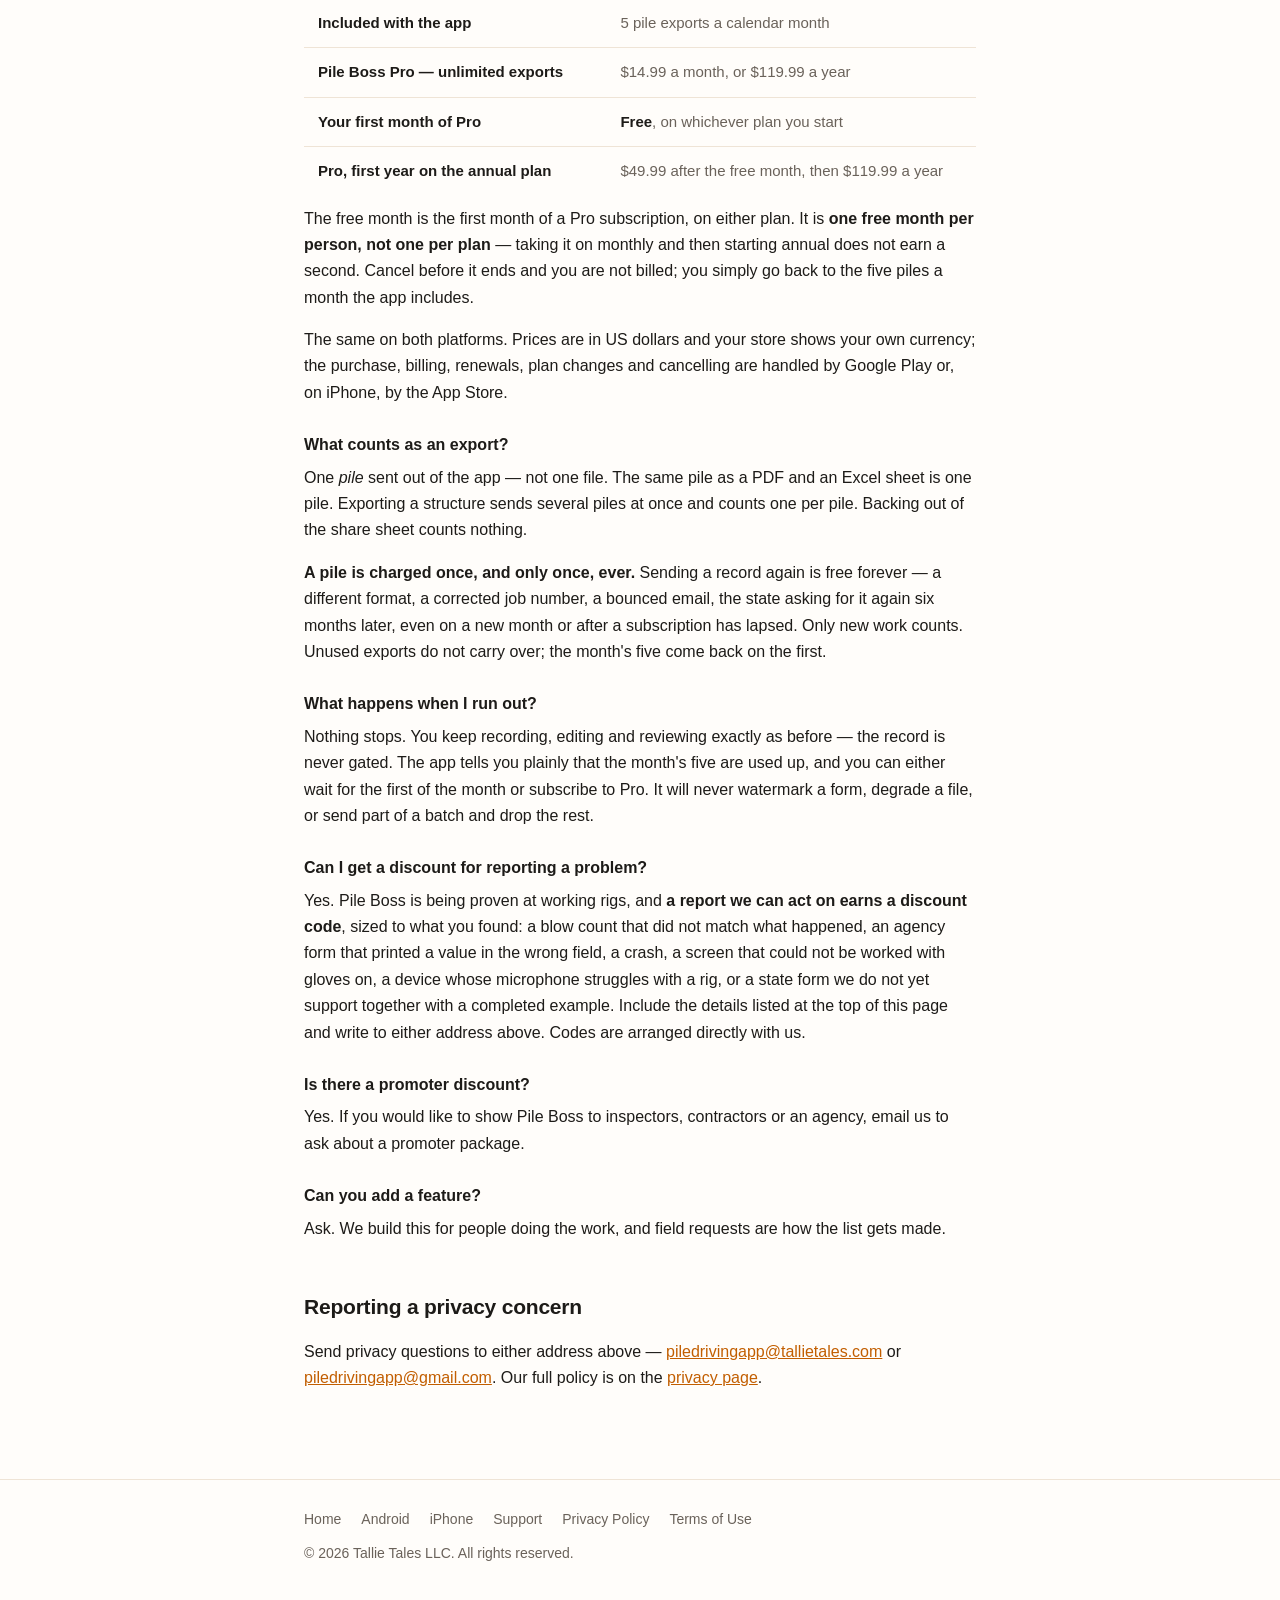
<file: support.html>
<!DOCTYPE html>
<html lang="en">
<head>
<meta charset="utf-8">
<meta name="viewport" content="width=device-width, initial-scale=1">
<title>Pile Boss Support — Tallie Tales LLC</title>
<meta name="description" content="Support and contact information for Pile Boss by Tallie Tales LLC — the pile driving blow count app, on Google Play and the App Store.">
<link rel="icon" type="image/png" sizes="32x32" href="img/app-icon-32.png">
<link rel="icon" type="image/png" sizes="64x64" href="img/app-icon-64.png">
<link rel="apple-touch-icon" sizes="180x180" href="img/app-icon-180.png">
<link rel="stylesheet" href="style.css">
<script src="site.js" defer></script>
</head>
<body>

<header>
  <div class="wrap">
    <a class="brand" href="index.html">
      <img class="brand-mark" src="img/app-icon-64.png" width="22" height="22" alt="">
      Tallie Tales LLC
    </a>
    <nav>
      <a href="index.html">Home</a>
      <a href="android.html">Android</a>
      <a href="iphone.html">iPhone</a>
      <a href="support.html" aria-current="page">Support</a>
      <a href="privacy.html">Privacy</a>
      <a href="terms.html">Terms</a>
    </nav>
  </div>
</header>

<main>
  <div class="wrap">
    <section class="hero reveal">
    <h1>Pile Boss Support</h1>
    <p class="lede">Support for Pile Boss, published by Tallie Tales LLC.</p>

    <div class="card">
      <p class="email"><a href="mailto:piledrivingapp@tallietales.com">piledrivingapp@tallietales.com</a><br>
      <a href="mailto:piledrivingapp@gmail.com">piledrivingapp@gmail.com</a></p>
      <p>Email us with questions, bug reports, or feature requests. We reply within two business days.</p>
    </div>
    </section>

    <section class="reveal">
    <h2>Before you write</h2>
    <p>Including these details gets your issue resolved on the first reply:</p>
    <ul>
      <li>Your phone or tablet model and its Android or iOS version</li>
      <li>The Pile Boss build number — on Android, Settings tab → Device; on iPhone, Setup tab → Device → Version</li>
      <li>What you were doing when the problem happened, and which hammer was running if it was a counting problem</li>
      <li>A screenshot, if the problem is something you can see</li>
    </ul>
    </section>

    <section class="reveal">
    <h2>Common questions</h2>

    <h3>Which phones can I get it on?</h3>
    <p>Android phones and tablets — Pile Boss is on <a href="https://play.google.com/store/apps/details?id=com.tallietales.drivelogforpiledriving">Google Play</a>. The iPhone and iPad version is on the <a href="https://apps.apple.com/us/app/pile-boss/id6817979129">App Store</a>. Same app either way, and a record written on one opens on the other.</p>

    <h3>Do I need a signal or Wi-Fi to use Pile Boss?</h3>
    <p>No. Recording runs entirely on your own phone and does not need a network connection. It works in a hole, under a bridge, or anywhere else the bars run out. The store checks your subscription when it can, and a paid subscriber who is out of range keeps working for 30 days on the last answer it got.</p>

    <h3>Where are my logs stored?</h3>
    <p>On your phone only. There is no account and no cloud server. See the <a href="privacy.html">privacy policy</a> for details.</p>

    <h3>What happens to my logs if I delete the app or lose my phone?</h3>
    <p>Deleting the app deletes the logs stored inside it. Because the data lives only on your device, we cannot recover it for you. If your phone is set to back up — to iCloud, to a computer, or to Google — your Pile Boss data may be included in that backup and restored with it. Export finished logs off the device if you need to keep them.</p>

    <h3>Why does Pile Boss want the microphone?</h3>
    <p>To count. It listens for the hammer, counts each blow as it lands, and reads the stroke from the sound. The audio is analysed on the device as it arrives and is never recorded, stored, or sent anywhere. If you would rather not use the microphone, every pile can be recorded by tapping each blow instead.</p>

    <h3>How good is the counting, really?</h3>
    <p>Good enough that we build on it, and not good enough that you should stop looking. Pile Boss shows you every blow it heard and every one it rejected, so you can see what it did rather than trust it blind — but a phone is not a laboratory instrument, and a rig is loud. Android phones in particular differ by more than 15 dB of microphone gain between models, and a very loud rig can overload a phone's input outright. Run the mic check when you arrive, watch the trace, and check your counts. If one is wrong, that is a bug and we want the details.</p>

    <h3>Where should the phone be?</h3>
    <p>Close enough to hear the hammer clearly and out of the way of the rig. Run the mic check once when you arrive on a new site — it is in the app's settings — and it tells you whether the phone is hearing the hammer well from where you have put it. Field best practices, in the same place, has the habits that keep the count honest.</p>

    <h3>It is counting too many blows, or too few.</h3>
    <p>Use the sensitivity control on the recorder — a loud site wants it higher, a quiet one lower — and check the live trace: you should see one hit per blow. If the count is still off, email us with the hammer, the site conditions, and what happened; that is exactly the kind of report we want.</p>

    <h3>I did not hear the foot announced, or feel the buzz.</h3>
    <p>Both are in the Detection section of the app's settings. Haptic feedback is on by default; Announce foot is off by default because not every site wants a phone talking. The announcement plays through the loudspeaker, so turn the ringer volume up if it is quiet.</p>

    <h3>Which forms can it print?</h3>
    <p>Every pile exports as a PDF and as an Excel workbook on the FDOT 700-010-60, GDOT, LADOTD Log of Pile Driving, NCDOT, SCDOT 700.15, TDOT, UDOT Pile Driving Record, VDOT and WSDOT 450-004A layouts, or on a plain record for any other owner — the same ten on both platforms. Every agency form is marked beta in the picker until it has been checked line by line against a filled example from that agency — if yours prints something in the wrong box, send us the page. That is exactly the kind of report that earns a discount code.</p>

    <h3>Can I get my logs off the phone?</h3>
    <p>Yes — use the export option on a pile, a substructure, a structure, or the whole project to send the files out through your phone's own share sheet (email, Drive, Files, AirDrop, and so on). Exporting several piles as Excel gives one workbook with a tab per pile.</p>

    <h3>Does it run on tablets?</h3>
    <p>The iPhone version is one app for iPhone and iPad. Logs recorded on one device do not automatically appear on another — there is no cloud — so export from the device that recorded them. A record written on one platform opens on the other, because both write the same file.</p>

    <h3>What devices does it run on?</h3>
    <p>The minimum supported version is listed on the app's store page — Google Play for Android, and the App Store for iPhone and iPad.</p>

    <h3>I think a count is wrong.</h3>
    <p>A log can be reviewed and corrected before it is finalized. If you have found a case where the count does not match what happened, please email us with the details above — that is a bug and we want it.</p>

    <h3>What does it cost?</h3>
    <table class="prices">
      <tbody>
        <tr><th scope="row">Pile Boss — the app, one purchase</th><td><strong>$49.99</strong></td></tr>
        <tr><th scope="row">Included with the app</th><td>5 pile exports a calendar month</td></tr>
        <tr><th scope="row">Pile Boss Pro — unlimited exports</th><td>$14.99 a month, or $119.99 a year</td></tr>
        <tr><th scope="row">Your first month of Pro</th><td><strong>Free</strong>, on whichever plan you start</td></tr>
        <tr><th scope="row">Pro, first year on the annual plan</th><td>$49.99 after the free month, then $119.99 a year</td></tr>
      </tbody>
    </table>
    <p>The free month is the first month of a Pro subscription, on either plan. It is <strong>one free month per person, not one per plan</strong> — taking it on monthly and then starting annual does not earn a second. Cancel before it ends and you are not billed; you simply go back to the five piles a month the app includes.</p>
    <p>The same on both platforms. Prices are in US dollars and your store shows your own currency; the purchase, billing, renewals, plan changes and cancelling are handled by Google Play or, on iPhone, by the App Store.</p>

    <h3>What counts as an export?</h3>
    <p>One <em>pile</em> sent out of the app — not one file. The same pile as a PDF and an Excel sheet is one pile. Exporting a structure sends several piles at once and counts one per pile. Backing out of the share sheet counts nothing.</p>
    <p><strong>A pile is charged once, and only once, ever.</strong> Sending a record again is free forever — a different format, a corrected job number, a bounced email, the state asking for it again six months later, even on a new month or after a subscription has lapsed. Only new work counts. Unused exports do not carry over; the month's five come back on the first.</p>

    <h3>What happens when I run out?</h3>
    <p>Nothing stops. You keep recording, editing and reviewing exactly as before — the record is never gated. The app tells you plainly that the month's five are used up, and you can either wait for the first of the month or subscribe to Pro. It will never watermark a form, degrade a file, or send part of a batch and drop the rest.</p>

    <h3>Can I get a discount for reporting a problem?</h3>
    <p>Yes. Pile Boss is being proven at working rigs, and <strong>a report we can act on earns a discount code</strong>, sized to what you found: a blow count that did not match what happened, an agency form that printed a value in the wrong field, a crash, a screen that could not be worked with gloves on, a device whose microphone struggles with a rig, or a state form we do not yet support together with a completed example. Include the details listed at the top of this page and write to either address above. Codes are arranged directly with us.</p>

    <h3>Is there a promoter discount?</h3>
    <p>Yes. If you would like to show Pile Boss to inspectors, contractors or an agency, email us to ask about a promoter package.</p>

    <h3>Can you add a feature?</h3>
    <p>Ask. We build this for people doing the work, and field requests are how the list gets made.</p>
    </section>

    <section class="reveal">
    <h2>Reporting a privacy concern</h2>
    <p>Send privacy questions to either address above — <a href="mailto:piledrivingapp@tallietales.com">piledrivingapp@tallietales.com</a> or <a href="mailto:piledrivingapp@gmail.com">piledrivingapp@gmail.com</a>. Our full policy is on the <a href="privacy.html">privacy page</a>.</p>
    </section>

  </div>
</main>

<footer>
  <div class="wrap">
    <p class="fnav">
      <a href="index.html">Home</a>
      <a href="android.html">Android</a>
      <a href="iphone.html">iPhone</a>
      <a href="support.html">Support</a>
      <a href="privacy.html">Privacy Policy</a>
      <a href="terms.html">Terms of Use</a>
    </p>
    <p>© 2026 Tallie Tales LLC. All rights reserved.</p>
  </div>
</footer>

</body>
</html>
</file>
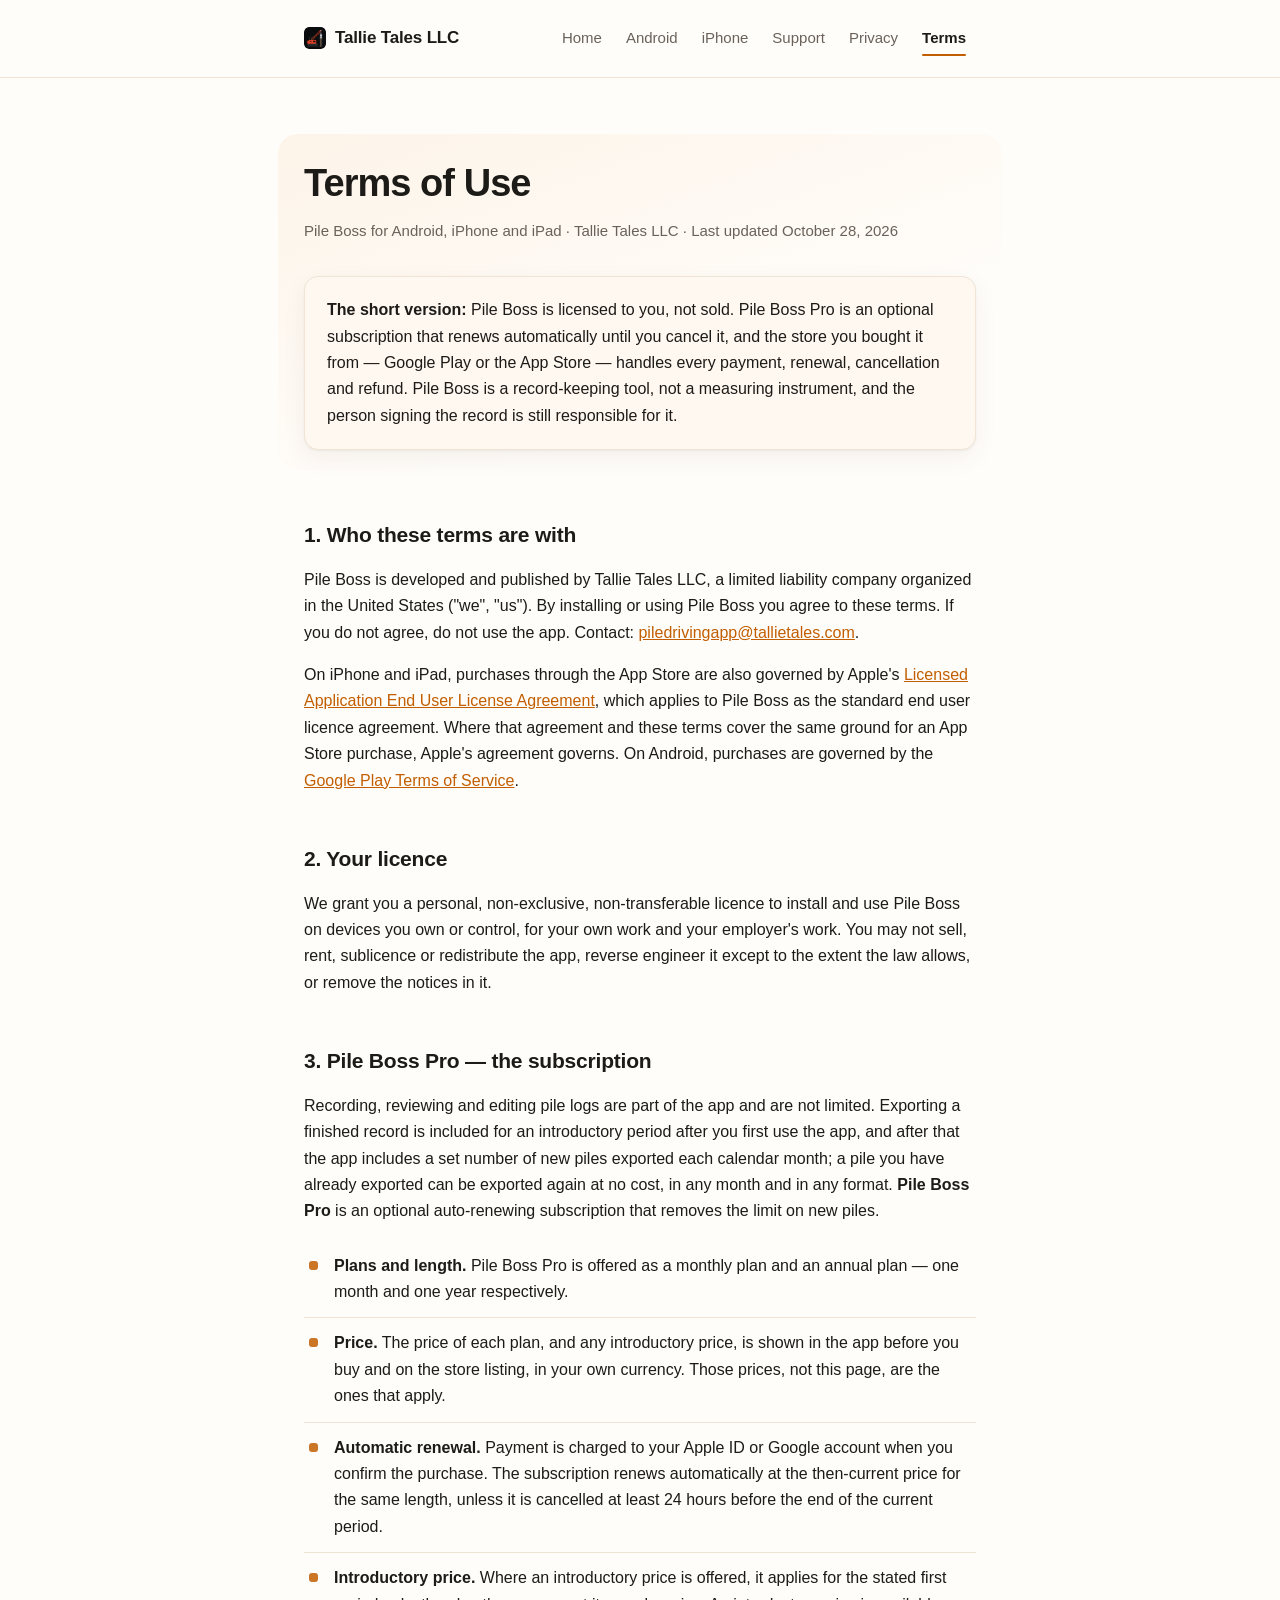
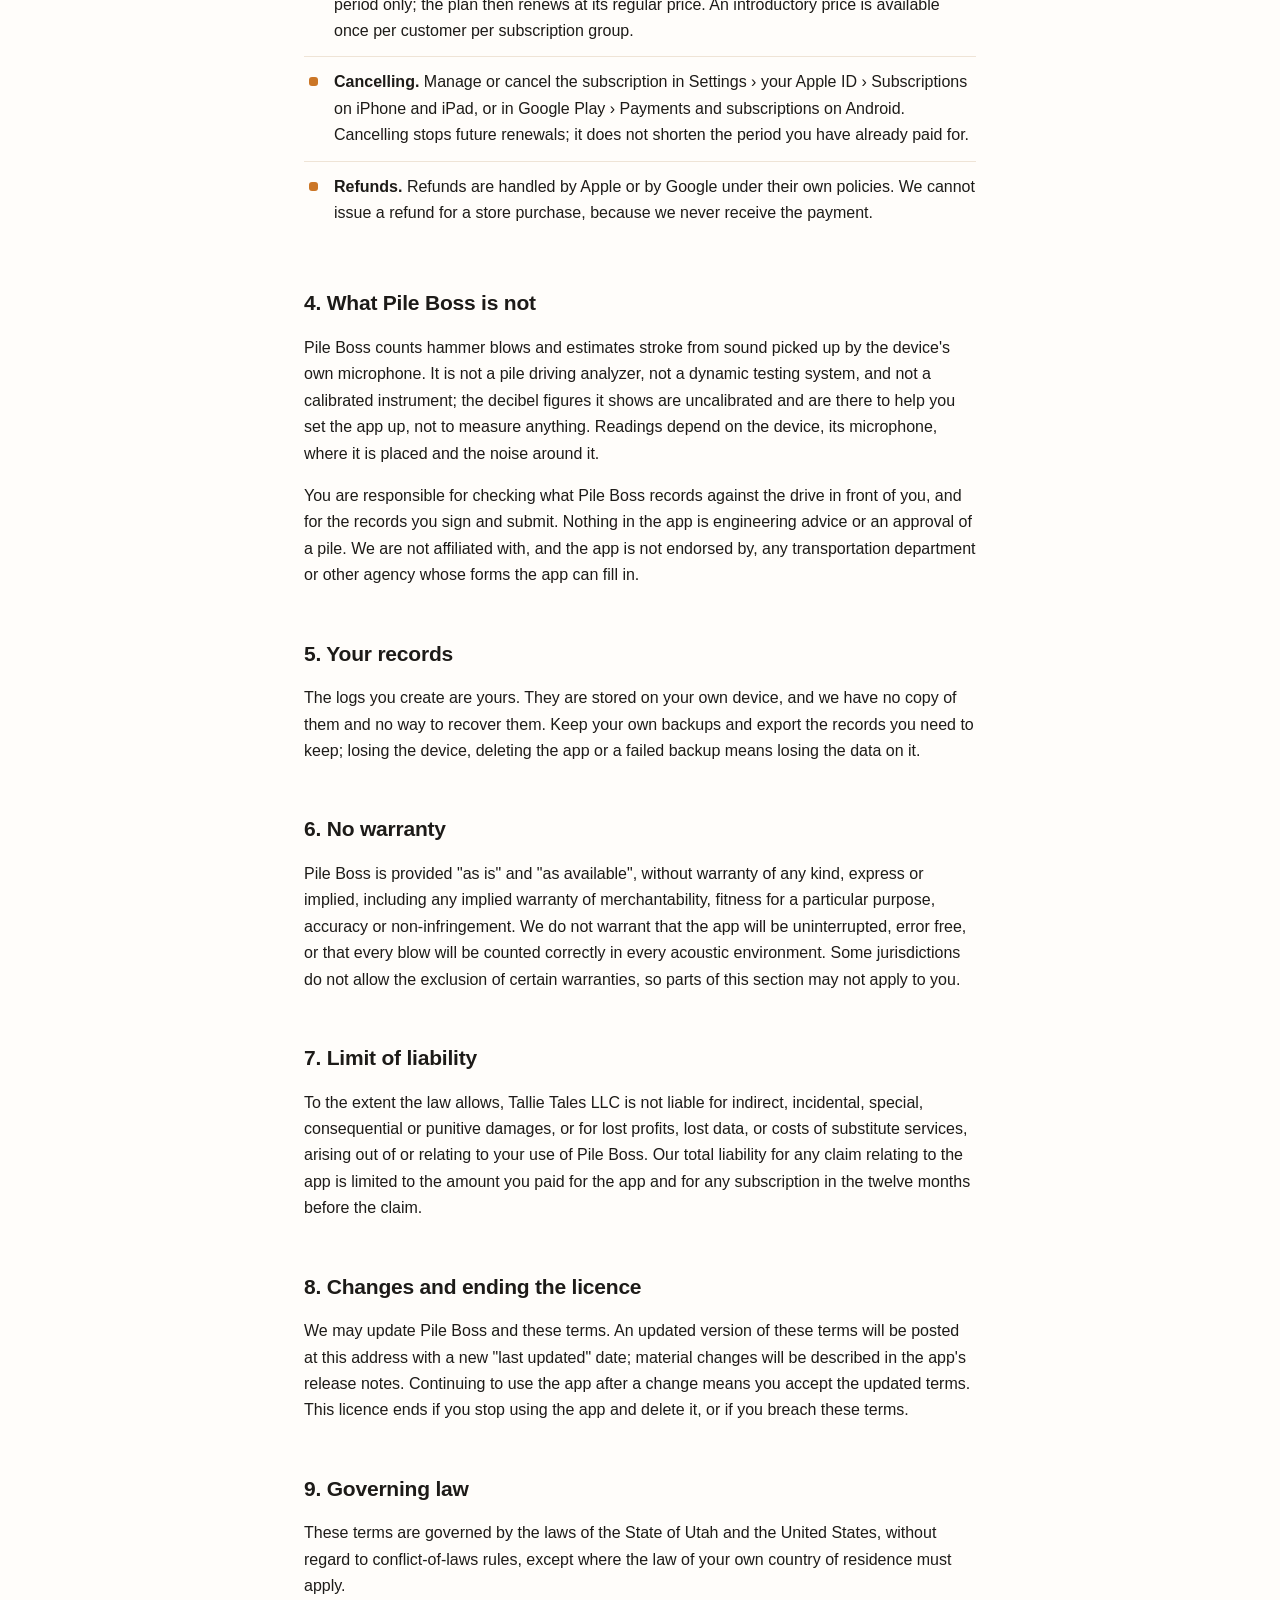
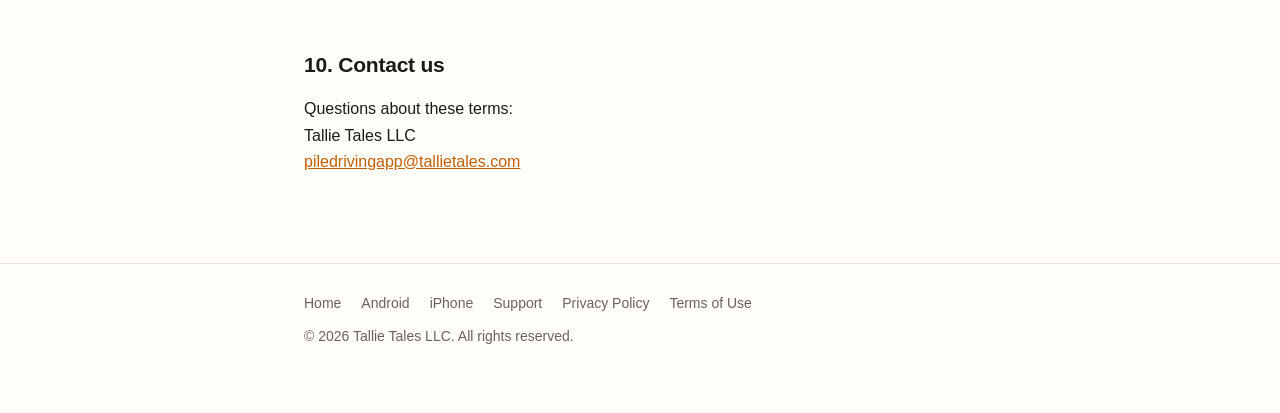
<file: terms.html>
<!DOCTYPE html>
<html lang="en">
<head>
<meta charset="utf-8">
<meta name="viewport" content="width=device-width, initial-scale=1">
<title>Terms of Use — Pile Boss — Tallie Tales LLC</title>
<meta name="description" content="Terms of Use (EULA) for Pile Boss by Tallie Tales LLC, for Android, iPhone and iPad, including the Pile Boss Pro subscription terms.">
<link rel="icon" type="image/png" sizes="32x32" href="img/app-icon-32.png">
<link rel="icon" type="image/png" sizes="64x64" href="img/app-icon-64.png">
<link rel="apple-touch-icon" sizes="180x180" href="img/app-icon-180.png">
<link rel="stylesheet" href="style.css">
<script src="site.js" defer></script>
</head>
<body>

<header>
  <div class="wrap">
    <a class="brand" href="index.html">
      <img class="brand-mark" src="img/app-icon-64.png" width="22" height="22" alt="">
      Tallie Tales LLC
    </a>
    <nav>
      <a href="index.html">Home</a>
      <a href="android.html">Android</a>
      <a href="iphone.html">iPhone</a>
      <a href="support.html">Support</a>
      <a href="privacy.html">Privacy</a>
      <a href="terms.html" aria-current="page">Terms</a>
    </nav>
  </div>
</header>

<main>
  <div class="wrap">
    <section class="hero reveal">
    <h1>Terms of Use</h1>
    <p class="date">Pile Boss for Android, iPhone and iPad · Tallie Tales LLC · Last updated October 28, 2026</p>

    <div class="card">
      <p><strong>The short version:</strong> Pile Boss is licensed to you, not sold. Pile Boss Pro is an optional subscription that renews automatically until you cancel it, and the store you bought it from — Google Play or the App Store — handles every payment, renewal, cancellation and refund. Pile Boss is a record-keeping tool, not a measuring instrument, and the person signing the record is still responsible for it.</p>
    </div>
    </section>

    <section class="reveal">
    <h2>1. Who these terms are with</h2>
    <p>Pile Boss is developed and published by Tallie Tales LLC, a limited liability company organized in the United States ("we", "us"). By installing or using Pile Boss you agree to these terms. If you do not agree, do not use the app. Contact: <a href="mailto:piledrivingapp@tallietales.com">piledrivingapp@tallietales.com</a>.</p>
    <p>On iPhone and iPad, purchases through the App Store are also governed by Apple's <a href="https://www.apple.com/legal/internet-services/itunes/dev/stdeula/">Licensed Application End User License Agreement</a>, which applies to Pile Boss as the standard end user licence agreement. Where that agreement and these terms cover the same ground for an App Store purchase, Apple's agreement governs. On Android, purchases are governed by the <a href="https://play.google.com/intl/en_us/about/play-terms/">Google Play Terms of Service</a>.</p>
    </section>

    <section class="reveal">
    <h2>2. Your licence</h2>
    <p>We grant you a personal, non-exclusive, non-transferable licence to install and use Pile Boss on devices you own or control, for your own work and your employer's work. You may not sell, rent, sublicence or redistribute the app, reverse engineer it except to the extent the law allows, or remove the notices in it.</p>
    </section>

    <section class="reveal">
    <h2>3. Pile Boss Pro — the subscription</h2>
    <p>Recording, reviewing and editing pile logs are part of the app and are not limited. Exporting a finished record is included for an introductory period after you first use the app, and after that the app includes a set number of new piles exported each calendar month; a pile you have already exported can be exported again at no cost, in any month and in any format. <strong>Pile Boss Pro</strong> is an optional auto-renewing subscription that removes the limit on new piles.</p>
    <ul>
      <li><strong>Plans and length.</strong> Pile Boss Pro is offered as a monthly plan and an annual plan — one month and one year respectively.</li>
      <li><strong>Price.</strong> The price of each plan, and any introductory price, is shown in the app before you buy and on the store listing, in your own currency. Those prices, not this page, are the ones that apply.</li>
      <li><strong>Automatic renewal.</strong> Payment is charged to your Apple ID or Google account when you confirm the purchase. The subscription renews automatically at the then-current price for the same length, unless it is cancelled at least 24 hours before the end of the current period.</li>
      <li><strong>Introductory price.</strong> Where an introductory price is offered, it applies for the stated first period only; the plan then renews at its regular price. An introductory price is available once per customer per subscription group.</li>
      <li><strong>Cancelling.</strong> Manage or cancel the subscription in Settings › your Apple ID › Subscriptions on iPhone and iPad, or in Google Play › Payments and subscriptions on Android. Cancelling stops future renewals; it does not shorten the period you have already paid for.</li>
      <li><strong>Refunds.</strong> Refunds are handled by Apple or by Google under their own policies. We cannot issue a refund for a store purchase, because we never receive the payment.</li>
    </ul>
    </section>

    <section class="reveal">
    <h2>4. What Pile Boss is not</h2>
    <p>Pile Boss counts hammer blows and estimates stroke from sound picked up by the device's own microphone. It is not a pile driving analyzer, not a dynamic testing system, and not a calibrated instrument; the decibel figures it shows are uncalibrated and are there to help you set the app up, not to measure anything. Readings depend on the device, its microphone, where it is placed and the noise around it.</p>
    <p>You are responsible for checking what Pile Boss records against the drive in front of you, and for the records you sign and submit. Nothing in the app is engineering advice or an approval of a pile. We are not affiliated with, and the app is not endorsed by, any transportation department or other agency whose forms the app can fill in.</p>
    </section>

    <section class="reveal">
    <h2>5. Your records</h2>
    <p>The logs you create are yours. They are stored on your own device, and we have no copy of them and no way to recover them. Keep your own backups and export the records you need to keep; losing the device, deleting the app or a failed backup means losing the data on it.</p>
    </section>

    <section class="reveal">
    <h2>6. No warranty</h2>
    <p>Pile Boss is provided "as is" and "as available", without warranty of any kind, express or implied, including any implied warranty of merchantability, fitness for a particular purpose, accuracy or non-infringement. We do not warrant that the app will be uninterrupted, error free, or that every blow will be counted correctly in every acoustic environment. Some jurisdictions do not allow the exclusion of certain warranties, so parts of this section may not apply to you.</p>
    </section>

    <section class="reveal">
    <h2>7. Limit of liability</h2>
    <p>To the extent the law allows, Tallie Tales LLC is not liable for indirect, incidental, special, consequential or punitive damages, or for lost profits, lost data, or costs of substitute services, arising out of or relating to your use of Pile Boss. Our total liability for any claim relating to the app is limited to the amount you paid for the app and for any subscription in the twelve months before the claim.</p>
    </section>

    <section class="reveal">
    <h2>8. Changes and ending the licence</h2>
    <p>We may update Pile Boss and these terms. An updated version of these terms will be posted at this address with a new "last updated" date; material changes will be described in the app's release notes. Continuing to use the app after a change means you accept the updated terms. This licence ends if you stop using the app and delete it, or if you breach these terms.</p>
    </section>

    <section class="reveal">
    <h2>9. Governing law</h2>
    <p>These terms are governed by the laws of the State of Utah and the United States, without regard to conflict-of-laws rules, except where the law of your own country of residence must apply.</p>
    </section>

    <section class="reveal">
    <h2>10. Contact us</h2>
    <p>Questions about these terms:<br>
    Tallie Tales LLC<br>
    <a href="mailto:piledrivingapp@tallietales.com">piledrivingapp@tallietales.com</a></p>
    </section>

  </div>
</main>

<footer>
  <div class="wrap">
    <p class="fnav">
      <a href="index.html">Home</a>
      <a href="android.html">Android</a>
      <a href="iphone.html">iPhone</a>
      <a href="support.html">Support</a>
      <a href="privacy.html">Privacy Policy</a>
      <a href="terms.html">Terms of Use</a>
    </p>
    <p>© 2026 Tallie Tales LLC. All rights reserved.</p>
  </div>
</footer>

</body>
</html>
</file>
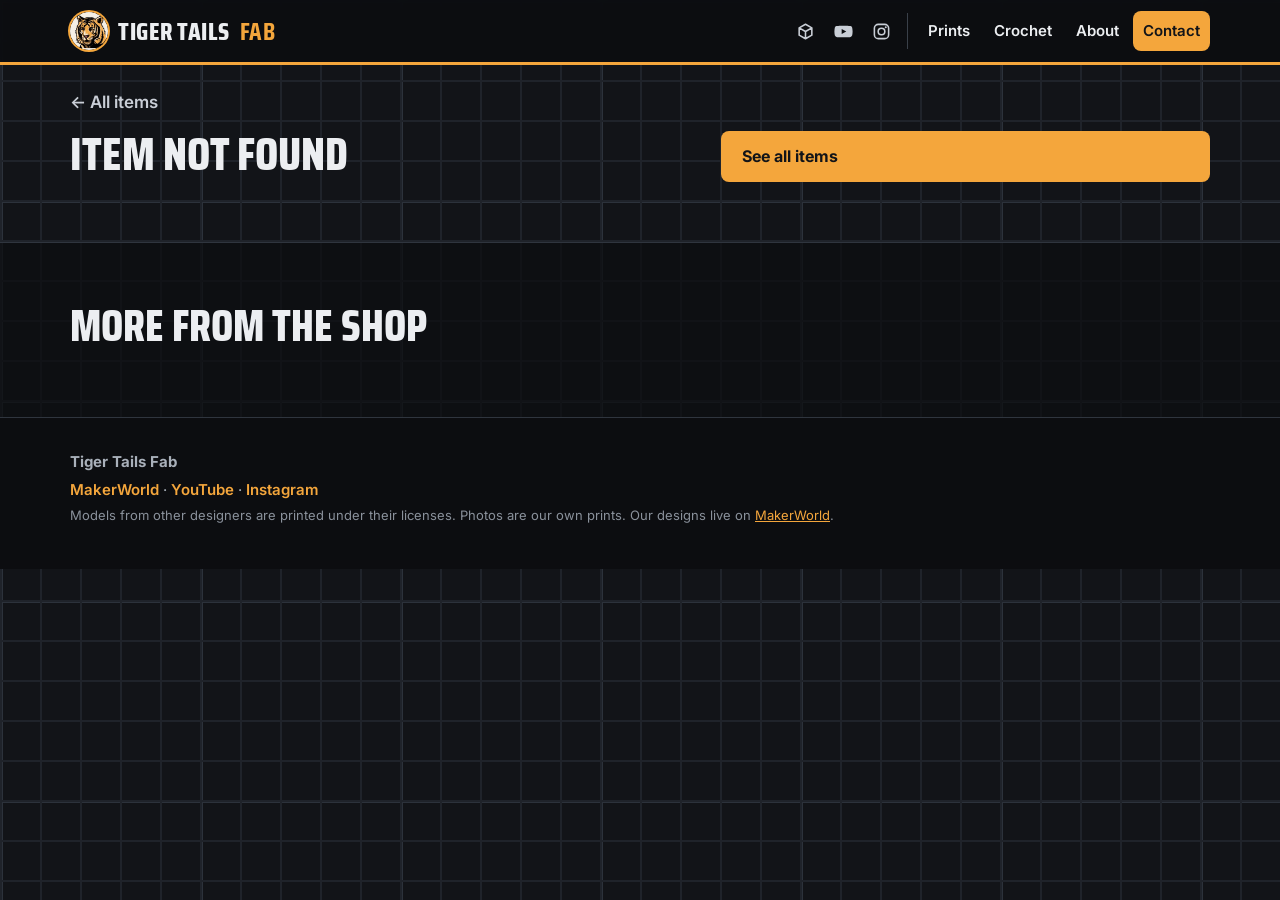
<file: tigertailsfab/item.html>
<!DOCTYPE html>
<html lang="en">
<head>
<meta charset="utf-8">
<meta name="viewport" content="width=device-width, initial-scale=1">
<title>Tiger Tails Fab</title>
<meta name="description" content="Photos, price and ordering for an item from Tiger Tails Fab: 3D prints, original designs and crochet.">
<link rel="icon" type="image/png" sizes="32x32" href="img/logo-32.png">
<link rel="icon" type="image/png" sizes="64x64" href="img/logo-64.png">
<link rel="apple-touch-icon" href="img/logo-192.png">
<meta property="og:title" content="Tiger Tails Fab">
<meta property="og:image" content="https://tallietales.com/tigertailsfab/img/og-512.jpg">
<meta name="theme-color" content="#0c0d10">
<link rel="preconnect" href="https://fonts.googleapis.com">
<link rel="preconnect" href="https://fonts.gstatic.com" crossorigin>
<link rel="stylesheet" href="https://fonts.googleapis.com/css2?family=Saira+Condensed:wght@600;800&family=Inter:wght@400;600;700&display=swap">
<link rel="stylesheet" href="ttf.css">
<script src="items.js" defer></script>
<script src="ttf.js" defer></script>
<script src="item-page.js" defer></script>
</head>
<body>

<header class="top">
  <div class="wrap">
    <a class="brand" href="./"><img src="img/logo-64.png" width="38" height="38" alt="">Tiger Tails <b>Fab</b></a>
    <div class="top-right">
      <div class="top-social">
        <a href="https://makerworld.com/en/@TallieTales_Fab" target="_blank" rel="noopener" aria-label="Tiger Tails Fab on MakerWorld" title="MakerWorld"><svg viewBox="0 0 24 24" aria-hidden="true"><path fill="none" stroke="currentColor" stroke-width="2" stroke-linejoin="round" d="M12 2.8 20 7.4v9.2L12 21.2 4 16.6V7.4zM4 7.4l8 4.6 8-4.6M12 12v9.2"/></svg></a>
        <a href="https://www.youtube.com/@Tiger_Tails_Fab" target="_blank" rel="noopener" aria-label="Tiger Tails Fab on YouTube" title="YouTube"><svg viewBox="0 0 24 24" aria-hidden="true"><path fill="currentColor" d="M23 7.2a3 3 0 0 0-2.1-2.1C19 4.6 12 4.6 12 4.6s-7 0-8.9.5A3 3 0 0 0 1 7.2 31 31 0 0 0 .5 12a31 31 0 0 0 .5 4.8 3 3 0 0 0 2.1 2.1c1.9.5 8.9.5 8.9.5s7 0 8.9-.5a3 3 0 0 0 2.1-2.1 31 31 0 0 0 .5-4.8 31 31 0 0 0-.5-4.8zM9.7 15.1V8.9l5.8 3.1z"/></svg></a>
        <a href="https://www.instagram.com/tiger_tails_fab/" target="_blank" rel="noopener" aria-label="Tiger Tails Fab on Instagram" title="Instagram"><svg viewBox="0 0 24 24" aria-hidden="true"><rect x="3" y="3" width="18" height="18" rx="5" fill="none" stroke="currentColor" stroke-width="2"/><circle cx="12" cy="12" r="4.2" fill="none" stroke="currentColor" stroke-width="2"/><circle cx="17.4" cy="6.6" r="1.3" fill="currentColor"/></svg></a>
      </div>
      <nav>
      <a href="./#prints">Prints</a>
      <a href="./#videos" id="nav-videos" hidden>Videos</a>
      <a href="./#crochet">Crochet</a>
      <a href="./#about">About</a>
      <a class="nav-cta" href="./#contact">Contact</a>
    </nav>
    </div>
  </div>
</header>

<main>
  <section class="band item-band">
    <div class="wrap">
      <a class="back" id="back" href="./#prints">&larr; All items</a>
      <div class="item" id="item"></div>
    </div>
  </section>

  <section class="band alt" id="more">
    <div class="wrap">
      <h2>More from the shop</h2>
      <div class="grid" data-more></div>
    </div>
  </section>
</main>

<footer class="foot">
  <div class="wrap">
    <p><b>Tiger Tails Fab</b></p>
    <p class="foot-social"><a href="https://makerworld.com/en/@TallieTales_Fab" target="_blank" rel="noopener">MakerWorld</a> &middot; <a href="https://www.youtube.com/@Tiger_Tails_Fab" target="_blank" rel="noopener">YouTube</a> &middot; <a href="https://www.instagram.com/tiger_tails_fab/" target="_blank" rel="noopener">Instagram</a></p>
    <p class="fine">Models from other designers are printed under their licenses. Photos are our own prints. Our designs live on <a href="https://makerworld.com/en/@TallieTales_Fab" target="_blank" rel="noopener">MakerWorld</a>.</p>
  </div>
</footer>

</body>
</html>
</file>
<file: style.css>
/* ==========================================================================
   Tallie Tales LLC — shared stylesheet
   Plain CSS, no build step. Loaded by index.html, support.html, privacy.html.
   Colours live in the custom properties below; change them once here and all
   three pages follow.
   ========================================================================== */

:root{
  --bg:#fffdfa;
  --bg-tint:#fdf4e9;
  --panel:#fff8f0;
  --ink:#1d1b18;
  --muted:#6a625a;
  --line:#efe4d6;
  --accent:#c25e00;
  --accent-soft:#ffe7cd;
  --accent-ink:#ffffff;
  --shadow:0 1px 2px rgba(60,40,20,.05), 0 8px 24px rgba(60,40,20,.06);
  --shadow-lift:0 2px 4px rgba(60,40,20,.07), 0 14px 34px rgba(60,40,20,.11);
  --radius:14px;
  --ease:cubic-bezier(.22,.68,.36,1);
}

@media (prefers-color-scheme:dark){
  :root{
    --bg:#16130f;
    --bg-tint:#1c1812;
    --panel:#211c15;
    --ink:#f3eee7;
    --muted:#aaa093;
    --line:#332b22;
    --accent:#ff9d45;
    --accent-soft:#3b2716;
    --accent-ink:#16130f;
    --shadow:0 1px 2px rgba(0,0,0,.4), 0 8px 24px rgba(0,0,0,.32);
    --shadow-lift:0 2px 4px rgba(0,0,0,.45), 0 14px 34px rgba(0,0,0,.42);
  }
}

*{box-sizing:border-box}

body{
  margin:0;
  background:var(--bg);
  color:var(--ink);
  font:16px/1.65 -apple-system,BlinkMacSystemFont,"Segoe UI",Roboto,Helvetica,Arial,sans-serif;
  -webkit-text-size-adjust:100%;
}

img{max-width:100%;height:auto}

.wrap{max-width:720px;margin:0 auto;padding:0 24px}

/* --- Header --------------------------------------------------------------- */

header{
  border-bottom:1px solid var(--line);
  padding:20px 0;
  background:var(--bg);
  position:sticky;
  top:0;
  z-index:20;
}

header .wrap{display:flex;align-items:center;justify-content:space-between;gap:16px;flex-wrap:wrap}

.brand{
  font-weight:700;letter-spacing:-.01em;text-decoration:none;
  color:var(--ink);font-size:17px;
  display:inline-flex;align-items:center;gap:9px;
}

.brand:hover .brand-mark{transform:translateY(-2px) rotate(-6deg)}

.brand-mark{
  width:22px;height:22px;flex:none;
  border-radius:5px;
  transition:transform .35s var(--ease);
}

.title-row{display:flex;align-items:center;gap:16px;margin:0 0 14px}
.title-row h1{margin:0}
.app-icon{
  width:72px;height:72px;flex:none;
  border-radius:16px;
  box-shadow:var(--shadow);
}

nav{display:flex;gap:4px;flex-wrap:wrap}

nav a{
  color:var(--muted);text-decoration:none;font-size:15px;
  padding:6px 10px;border-radius:8px;position:relative;
  transition:color .2s var(--ease), background-color .2s var(--ease);
}

nav a:hover{color:var(--accent);background:var(--accent-soft)}

nav a[aria-current="page"]{color:var(--ink);font-weight:600}

nav a[aria-current="page"]::after{
  content:"";position:absolute;left:10px;right:10px;bottom:1px;height:2px;
  background:var(--accent);border-radius:2px;
}

/* --- Layout --------------------------------------------------------------- */

main{padding:56px 0 72px}

h1{font-size:clamp(30px,6vw,38px);line-height:1.15;letter-spacing:-.025em;margin:0 0 14px}
h2{font-size:21px;letter-spacing:-.01em;margin:48px 0 14px}
h3{font-size:16px;margin:26px 0 6px}

.lede{font-size:18px;color:var(--muted);margin:0 0 32px}
p{margin:0 0 16px}
ul,ol{margin:0 0 16px;padding-left:22px}
li{margin:0 0 8px}

a{color:var(--accent)}
a:hover{text-decoration:none}

.date{color:var(--muted);margin:0 0 32px;font-size:15px}
.email{font-size:19px;font-weight:600}

/* --- Cards ---------------------------------------------------------------- */

.card{
  background:var(--panel);
  border:1px solid var(--line);
  border-radius:var(--radius);
  padding:20px 22px;margin:0 0 16px;
  box-shadow:var(--shadow);
  transition:transform .3s var(--ease), box-shadow .3s var(--ease);
}

.card p:last-child{margin-bottom:0}
.card.lead{border-left:4px solid var(--accent)}
.card.lead h2{margin-top:0}
.grid{display:grid;grid-template-columns:1fr 1fr;gap:14px;margin:0 0 16px}
.grid .card{margin:0}
.grid strong{display:block;margin-bottom:4px}
@media (max-width:560px){.grid{grid-template-columns:1fr}}
.card:hover{transform:translateY(-2px);box-shadow:var(--shadow-lift)}

.tag{
  display:inline-block;font-size:12px;font-weight:600;letter-spacing:.06em;
  text-transform:uppercase;color:var(--accent-ink);background:var(--accent);
  padding:5px 12px;border-radius:999px;margin-bottom:18px;
}

/* --- Hero ----------------------------------------------------------------- */

.hero{
  position:relative;
  border-radius:20px;
  background:linear-gradient(160deg,var(--bg-tint),transparent 70%);
  padding:28px 26px 4px;
  margin:0 -26px 8px;
}

.hero-art{
  display:block;width:100%;max-width:340px;height:auto;
  margin:20px auto 24px;
}

/* --- Lists ---------------------------------------------------------------- */
/* Styled entirely in CSS, so rewording or adding a bullet needs no extra
   markup in the HTML. */

main ul{list-style:none;padding-left:0;margin:0 0 18px}

main ul li{
  position:relative;
  margin:0;padding:12px 0 12px 30px;
  border-bottom:1px solid var(--line);
}

main ul li:last-child{border-bottom:0}

main ul li::before{
  content:"";position:absolute;left:5px;top:20px;
  width:9px;height:9px;border-radius:3px;
  background:var(--accent);opacity:.85;
  transition:transform .25s var(--ease);
}

main ul li:hover::before{transform:rotate(45deg) scale(1.25)}

/* --- Buttons -------------------------------------------------------------- */

.btn{
  display:inline-flex;align-items:center;gap:8px;
  background:var(--accent);color:var(--accent-ink);
  text-decoration:none;font-weight:600;font-size:15px;
  padding:11px 20px;border-radius:999px;
  box-shadow:var(--shadow);
  transition:transform .2s var(--ease), box-shadow .2s var(--ease), filter .2s var(--ease);
}

.btn:hover{transform:translateY(-2px);box-shadow:var(--shadow-lift);filter:brightness(1.06)}
.btn:active{transform:translateY(0)}

/* A second, quieter action beside the primary one — same shape, no fill, so the
   Play link stays the obvious thing to press. */
.btn-quiet{
  background:transparent;color:var(--ink);
  box-shadow:inset 0 0 0 1.5px var(--line);
}
.btn-quiet:hover{box-shadow:inset 0 0 0 1.5px var(--accent);color:var(--accent)}

/* Buttons wrap onto their own lines on a phone, so the row carries the gap
   rather than relying on the space between inline elements. */
.btn-row{display:flex;flex-wrap:wrap;gap:12px;margin:0 0 16px}

/* --- Price table ---------------------------------------------------------- */
/* Two columns on a desktop; on a phone each row becomes a stacked pair, because
   a price squeezed into half of 390px wraps mid-figure. */
.prices{width:100%;border-collapse:collapse;margin:0 0 10px}
.prices th,.prices td{
  text-align:left;vertical-align:top;padding:13px 14px;
  border-bottom:1px solid var(--line);font-size:15px;line-height:1.5;
}
.prices tr:last-child th,.prices tr:last-child td{border-bottom:0}
.prices th{font-weight:600;width:45%}
.prices td{color:var(--muted)}
.prices strong{color:var(--ink)}
@media (max-width:560px){
  .prices th,.prices td{display:block;width:auto;padding:0 0 4px}
  .prices th{padding-top:14px}
  .prices td{padding-bottom:14px;border-bottom:1px solid var(--line)}
  .prices th{border-bottom:0}
}
.fineprint{font-size:14px;color:var(--muted);margin:0 0 16px}

/* --- Screenshot gallery --------------------------------------------------- */
/* Phone captures, shown at their own aspect ratio. `auto-fill` rather than a
   fixed column count so the row reflows from four across on a desktop down to
   one on a phone without a breakpoint for each step. */
.shots{
  display:grid;
  grid-template-columns:repeat(auto-fill,minmax(210px,1fr));
  gap:22px 18px;margin:0 0 24px;
}
.shot{margin:0}
.shot img{
  display:block;width:100%;height:auto;
  border-radius:14px;border:1px solid var(--line);
  background:var(--panel);
  box-shadow:var(--shadow);
}
.shot figcaption{
  margin-top:10px;font-size:13.5px;line-height:1.45;color:var(--muted);
}
.shot figcaption strong{display:block;color:var(--ink);font-weight:600;margin-bottom:2px}

/* The platform strip under the page title: which store, which state. */
.status-row{
  display:flex;flex-wrap:wrap;gap:8px;margin:0 0 18px;
}
.pill{
  font-size:12px;font-weight:600;letter-spacing:.05em;text-transform:uppercase;
  padding:5px 11px;border-radius:999px;
  border:1px solid var(--line);color:var(--muted);
}
.pill-live{background:var(--accent);color:var(--accent-ink);border-color:transparent}

/* --- Footer --------------------------------------------------------------- */

footer{border-top:1px solid var(--line);padding:28px 0 48px;color:var(--muted);font-size:14px}
footer a{color:var(--muted);text-decoration:none}
footer a:hover{color:var(--accent);text-decoration:underline}
.fnav{display:flex;gap:20px;flex-wrap:wrap;margin:0 0 10px}

/* --- Scroll reveal -------------------------------------------------------- */
/* Only applies once site.js adds .js to <html>, so with JavaScript disabled
   every section renders normally instead of staying invisible. */

.js .reveal{opacity:0;transform:translateY(18px)}

.js .reveal.in{
  opacity:1;transform:none;
  transition:opacity .55s var(--ease), transform .55s var(--ease);
}

/* --- Pile driver animation ------------------------------------------------ */

.ram{animation:ram 1.9s var(--ease) infinite}
.ring{transform-box:fill-box;transform-origin:center;animation:ring 1.9s linear infinite;opacity:0}
.spark{transform-box:fill-box;transform-origin:center;animation:spark 1.9s linear infinite;opacity:0}
.wave{transform-box:fill-box;transform-origin:center;animation:wave 1.9s linear infinite;opacity:0}

@keyframes ram{
  0%   {transform:translateY(0)}
  38%  {transform:translateY(44px)}
  46%  {transform:translateY(39px)}
  54%  {transform:translateY(42px)}
  100% {transform:translateY(0)}
}

@keyframes ring{
  0%,36%  {opacity:0;transform:scale(.35)}
  40%     {opacity:.85;transform:scale(.6)}
  72%     {opacity:0;transform:scale(1.75)}
  100%    {opacity:0}
}

@keyframes spark{
  0%,36% {opacity:0}
  41%    {opacity:1}
  60%    {opacity:0}
  100%   {opacity:0}
}

/* --- Respect reduced motion ---------------------------------------------- */
/* Everything above is decorative. If the visitor asks for less motion, stop
   all of it and show content in its final state. */

@keyframes wave{
  0%,38% {opacity:0;transform:scale(.6)}
  46%    {opacity:.75;transform:scale(1)}
  80%    {opacity:0;transform:scale(1.35)}
  100%   {opacity:0}
}

@media (prefers-reduced-motion:reduce){
  *,*::before,*::after{
    animation-duration:.001ms !important;
    animation-iteration-count:1 !important;
    transition-duration:.001ms !important;
  }
  .js .reveal{opacity:1;transform:none}
  .ring,.spark,.wave{opacity:0}
  .ram{transform:translateY(44px)}
}
</file>
<file: tigertailsfab/ttf.css>
/* Tiger Tails Fab — "Dark Workbench": the shop wall grid, the bench, two printers.
   One dark look on purpose (it matches the YouTube banner), so no light theme. */
:root {
  color-scheme: dark;
  --wall: #121418;      /* grid wall */
  --wall-line: #1f232a;
  --wall-line-2: #2c323b;
  --panel: #1b1f25;     /* cards */
  --panel-line: #2f353e;
  --ink: #eceef1;
  --muted: #a9b0ba;
  --soft: #c9ced6;
  --gold: #f4a63c;      /* tiger orange */
  --gold-deep: #e08a2a;
  --wood: #3e2b18;
  --wood-edge: #7a5732;
  --night: #0c0d10;
  --radius: 14px;
  --display: "Saira Condensed", "Arial Narrow", Impact, system-ui, sans-serif;
  --text: Inter, system-ui, -apple-system, "Segoe UI", Roboto, sans-serif;
}

* { box-sizing: border-box; }
[hidden] { display: none !important; }
html { scroll-behavior: smooth; scroll-padding-top: 72px; }
body {
  margin: 0; color: var(--ink); font: 17px/1.55 var(--text);
  background-color: var(--wall);
  background-image:
    linear-gradient(var(--wall-line) 2px, transparent 2px),
    linear-gradient(90deg, var(--wall-line) 2px, transparent 2px),
    linear-gradient(var(--wall-line-2) 3px, transparent 3px),
    linear-gradient(90deg, var(--wall-line-2) 3px, transparent 3px);
  background-size: 40px 40px, 40px 40px, 200px 200px, 200px 200px;
}
img { max-width: 100%; height: auto; display: block; }
a { color: var(--gold); }
a:focus-visible, button:focus-visible, input:focus-visible, textarea:focus-visible { outline: 3px solid var(--gold); outline-offset: 2px; }
.wrap { max-width: 1180px; margin: 0 auto; padding-left: max(20px, env(safe-area-inset-left, 0px)); padding-right: max(20px, env(safe-area-inset-right, 0px)); }

/* header */
.top { position: sticky; top: 0; z-index: 10; background: rgba(12,13,16,.94); color: var(--ink); border-bottom: 3px solid var(--gold); backdrop-filter: blur(6px); }
.top .wrap { display: flex; align-items: center; justify-content: space-between; gap: 12px; height: 62px; }
.brand { display: flex; align-items: center; gap: 10px; text-decoration: none; color: var(--ink); font: 800 25px/1 var(--display); text-transform: uppercase; letter-spacing: .5px; white-space: nowrap; }
.brand b { color: var(--gold); }
.brand img { border-radius: 50%; box-shadow: 0 0 0 2px var(--gold); }
.top-right { display: flex; align-items: center; gap: 10px; }
.top-social { display: flex; gap: 2px; padding-right: 8px; border-right: 1px solid #3a4049; }
.top-social a { display: grid; place-items: center; width: 36px; height: 36px; border-radius: 8px; color: var(--soft); }
.top-social a:hover { color: var(--gold); background: #22262d; }
.top-social svg { width: 19px; height: 19px; }
.top nav { display: flex; gap: 4px; }
.top nav a { color: var(--ink); text-decoration: none; padding: 8px 10px; border-radius: 8px; font-weight: 600; font-size: 15px; }
.top nav a:hover { background: #22262d; }
.top nav .nav-cta { background: var(--gold); color: var(--wall); }
.top nav .nav-cta:hover { background: var(--gold-deep); }
/* phones: two rows. Row 1 is the name, row 2 the social icons and the menu. */
@media (max-width: 640px) {
  html { scroll-padding-top: 104px; }
  .top .wrap { flex-wrap: wrap; justify-content: center; height: auto; padding: 8px 12px; row-gap: 6px; }
  .brand { font-size: 23px; }
  .brand img { width: 32px; height: 32px; }
  .top-right { width: 100%; justify-content: space-between; gap: 6px; }
  .top-social { padding-right: 6px; }
  .top-social a { width: 32px; height: 34px; }
  .top nav { gap: 2px; }
  .top nav a { padding: 7px 8px; font-size: 14px; }
}
@media (max-width: 360px) {
  .top-social a { width: 28px; }
  .top nav a { padding: 7px 6px; font-size: 13px; }
}

/* hero: the workbench, logo in the lamp glow, text card resting on the bench */
.hero {
  display: flex; flex-direction: column; align-items: center; justify-content: space-between; gap: 28px;
  min-height: 640px; padding: 48px 16px 0; text-align: center;
  background: var(--wall) url("img/bench.jpg") center top / cover no-repeat;
  border-bottom: 8px solid var(--wood);
}
@media (max-width: 900px) { .hero { background-image: url("img/bench-1280.jpg"); } }
.hero .logo { width: min(440px, 86%); filter: drop-shadow(0 12px 24px rgba(0,0,0,.6)); }
.hero-card {
  width: min(760px, 100%); display: flex; flex-direction: column; align-items: center; gap: 14px;
  background: rgba(18,20,24,.9); border: 1px solid #3a4049; border-bottom: none; border-radius: 16px 16px 0 0;
  padding: 24px max(18px, 3vw) 26px;
}
.kicker { font-weight: 700; text-transform: uppercase; letter-spacing: 1.5px; font-size: 13px; color: var(--gold); margin: 0; }
.hero h1 { font: 800 clamp(34px, 5.4vw, 52px)/1.02 var(--display); text-transform: uppercase; margin: 0; text-wrap: balance; }
.lede { font-size: 17px; color: var(--soft); margin: 0; max-width: 36em; }
.hero .btns { justify-content: center; }
@media (max-width: 760px) {
  /* phones: the bench is a strip behind the logo only; the text card sits below it */
  .hero { min-height: 0; padding: 24px 16px 32px; gap: 0; justify-content: flex-start; background-size: auto 300px; background-position: center top; }
  .hero .logo { width: min(280px, 76%); }
  .hero-card { margin-top: 64px; border-bottom: 1px solid #3a4049; border-radius: 16px; }
}
/* wide screens: the bench banner (cut at the desktop, no drawers) across the top,
   logo in the lamp glow between the two printers, text card below the banner */
@media (min-width: 761px) {
  .hero {
    display: flow-root; min-height: 0; padding: 0 16px 48px;
    background: var(--wall) url("img/bench.jpg") center top / 100% auto no-repeat;
  }
  .hero .logo { width: 22%; margin: 15.5% auto 0; }
  .hero-card { margin: 4.5% auto 0; border-bottom: 1px solid #3a4049; border-radius: 16px; box-shadow: 0 18px 40px rgba(0,0,0,.45); }
}

/* buttons */
.btns { display: flex; flex-wrap: wrap; gap: 10px; }
.btn { display: inline-block; text-decoration: none; font-weight: 700; padding: 12px 20px; border-radius: 8px; border: 1px solid transparent; cursor: pointer; font-size: 16px; font-family: var(--text); }
.btn-main { background: var(--gold); color: var(--wall); }
.btn-main:hover { background: var(--gold-deep); }
.btn-line { background: transparent; color: var(--ink); border-color: #6b727d; }
.btn-line:hover { border-color: var(--ink); background: #22262d; }
.btn.sm { padding: 9px 14px; font-size: 14px; }

/* social links: quiet, but always in view */
.social { display: flex; align-items: center; justify-content: center; gap: 6px 14px; flex-wrap: wrap; font-size: 14px; padding-top: 4px; }
.social-label { color: var(--muted); font-weight: 600; }
.social a { display: inline-flex; align-items: center; gap: 6px; text-decoration: none; font-weight: 600; color: var(--ink); padding: 4px 0; border-bottom: 2px solid transparent; }
.social a:hover { border-bottom-color: var(--gold); }
.social svg { width: 18px; height: 18px; flex: none; }

/* sections */
.band { padding: 60px 0; }
.band.alt { background: rgba(12,13,16,.72); border-top: 1px solid var(--panel-line); border-bottom: 1px solid var(--panel-line); }
.band h2 { font: 800 clamp(30px, 4.4vw, 44px)/1.05 var(--display); text-transform: uppercase; margin: 0 0 8px; }
.sub { color: var(--muted); margin: 0 0 28px; max-width: 40em; }

/* item grid (cards are built by ttf.js from items.js) */
.grid { display: grid; grid-template-columns: repeat(auto-fill, minmax(300px, 1fr)); gap: 22px; }
.card { background: var(--panel); border: 1px solid var(--panel-line); border-radius: var(--radius); overflow: hidden; display: flex; flex-direction: column; transition: transform .15s, border-color .15s; }
.card:hover { transform: translateY(-3px); border-color: var(--gold); }
.pic { position: relative; display: block; aspect-ratio: 4 / 3; background: #0f1114; }
.count { position: absolute; right: 10px; bottom: 10px; background: rgba(12,13,16,.82); color: var(--ink); font-weight: 700; font-size: 12px; padding: 4px 9px; border-radius: 999px; }
.body h3 a { color: inherit; text-decoration: none; }
.body h3 a:hover { color: var(--gold); }
.pic img { width: 100%; height: 100%; object-fit: cover; }
.pic.empty { display: grid; place-items: center; background: repeating-linear-gradient(-45deg, #1d1d1d 0 14px, #262626 14px 28px); color: var(--muted); font-weight: 700; font-size: 14px; }
.tag { align-self: flex-start; background: var(--gold); color: var(--wall); font-weight: 700; font-size: 12px; line-height: 1.2; padding: 4px 9px; border-radius: 6px; }
.sample { position: absolute; right: 10px; top: 10px; background: #d92d20; color: #fff; font-weight: 800; font-size: 12px; padding: 4px 9px; border-radius: 999px; }
.body { padding: 16px; display: flex; flex-direction: column; gap: 8px; flex: 1; }
.body h3 { margin: 0; font: 800 23px/1.1 var(--display); text-transform: uppercase; }
.body p { margin: 0; color: var(--muted); font-size: 15px; }
.body .deal { color: var(--ink); font-weight: 700; font-size: 15px; margin-top: -4px; }
.body .price { color: var(--gold); font: 800 22px/1.1 var(--display); text-transform: uppercase; letter-spacing: .3px; }
.acts { margin-top: auto; padding-top: 8px; display: flex; gap: 8px; flex-wrap: wrap; }
.none { color: var(--muted); font-style: italic; }

/* videos (vertical Shorts) */
.vgrid { display: grid; grid-template-columns: repeat(auto-fill, minmax(220px, 260px)); gap: 22px; }
.vid { margin: 0; }
.vframe { position: relative; aspect-ratio: 9 / 16; border-radius: var(--radius); overflow: hidden; background: #0f1114; border: 1px solid var(--panel-line); }
.vframe iframe, .vframe video { position: absolute; inset: 0; width: 100%; height: 100%; border: 0; }
.vplay { position: absolute; inset: 0; width: 100%; border: 0; padding: 0; cursor: pointer; background: #0f1114 center / cover no-repeat; }
.vicon { position: absolute; left: 50%; top: 50%; transform: translate(-50%, -50%); width: 64px; height: 64px; border-radius: 50%; background: var(--gold); color: var(--wall); font-size: 26px; line-height: 64px; text-align: center; padding-left: 4px; }
.vid figcaption { margin-top: 8px; font-weight: 700; }

/* about */
.shop-grid { display: grid; grid-template-columns: 320px 1fr; gap: 40px; align-items: center; }
.shop-grid img { border-radius: var(--radius); border: 3px solid var(--gold); }
.shop-grid p { color: var(--soft); }
@media (max-width: 760px) {
  .shop-grid { grid-template-columns: 1fr; }
  .shop-grid img { max-width: 300px; }
}

/* contact: the bench front */
.contact { background: var(--wood); border-top: 6px solid var(--wood-edge); }
.contact .sub { color: #ead7bc; }
.ask { display: grid; grid-template-columns: 1fr 1fr; gap: 14px; max-width: 760px; }
.ask label { display: flex; flex-direction: column; gap: 6px; font-weight: 700; font-size: 14px; }
.ask .full { grid-column: 1 / -1; }
.ask input, .ask textarea { font: inherit; padding: 12px 14px; border-radius: 10px; border: 1px solid #6b4c2c; background: #2c1f11; color: var(--ink); }
.ask input:focus, .ask textarea:focus { outline: none; border-color: var(--gold); }
.ask .btn { justify-self: start; }
.contact .fine a { color: var(--gold); }
@media (max-width: 560px) { .ask { grid-template-columns: 1fr; } }

/* item page: gallery + details */
.item-band { padding-top: 24px; }
.back { display: inline-block; color: var(--soft); text-decoration: none; font-weight: 600; margin-bottom: 16px; }
.back:hover { color: var(--gold); }
.item { display: grid; grid-template-columns: minmax(0, 1.25fr) minmax(0, 1fr); gap: 40px; align-items: start; }
.item-gal { min-width: 0; }
.gal { position: relative; border-radius: var(--radius); overflow: hidden; border: 1px solid var(--panel-line); background: #0f1114; }
.strip { display: flex; overflow-x: auto; scroll-snap-type: x mandatory; scrollbar-width: none; }
.strip::-webkit-scrollbar { display: none; }
.slide { flex: 0 0 100%; margin: 0; aspect-ratio: 4 / 3; scroll-snap-align: start; }
.slide img { width: 100%; height: 100%; object-fit: contain; }
.slide.empty { display: grid; place-items: center; background: repeating-linear-gradient(-45deg, #1d1d1d 0 14px, #262626 14px 28px); color: var(--muted); font-weight: 700; }
.arrow { position: absolute; top: 50%; transform: translateY(-50%); width: 44px; height: 44px; border-radius: 50%; border: 0; background: rgba(12,13,16,.75); color: var(--ink); font-size: 30px; line-height: 40px; cursor: pointer; }
.arrow:hover { background: var(--gold); color: var(--wall); }
.arrow.prev { left: 10px; } .arrow.next { right: 10px; }
.gcount { position: absolute; right: 10px; bottom: 10px; background: rgba(12,13,16,.82); font-weight: 700; font-size: 13px; padding: 4px 10px; border-radius: 999px; }
.thumbs { display: flex; gap: 8px; margin-top: 10px; overflow-x: auto; padding-bottom: 4px; }
.thumb { flex: 0 0 auto; width: 84px; aspect-ratio: 4 / 3; padding: 0; border: 2px solid var(--panel-line); border-radius: 8px; overflow: hidden; background: #0f1114; cursor: pointer; opacity: .65; }
.thumb img { width: 100%; height: 100%; object-fit: cover; }
.thumb.on, .thumb:hover { border-color: var(--gold); opacity: 1; }
.item-info { display: flex; flex-direction: column; gap: 12px; position: sticky; top: 84px; }
.item-title { font: 800 clamp(32px, 4.4vw, 46px)/1.02 var(--display); text-transform: uppercase; margin: 0; text-wrap: balance; }
.item-price { margin: 0; color: var(--gold); font: 800 28px/1.1 var(--display); text-transform: uppercase; }
.item-deal { margin: -4px 0 0; font-weight: 700; }
.item-blurb { margin: 0; color: var(--soft); font-size: 17px; }
.item-points { margin: 0; padding-left: 20px; color: var(--soft); }
.item-points li { margin: 4px 0; }
.item-points li::marker { color: var(--gold); }
.item-acts { display: flex; flex-wrap: wrap; gap: 10px; padding-top: 6px; }
.item-note { margin: 0; font-size: 14px; color: var(--muted); }
@media (max-width: 820px) {
  .item { grid-template-columns: 1fr; gap: 22px; }
  .item-info { position: static; }
  .arrow { display: none; }
  .item-acts .btn { flex: 1 1 100%; text-align: center; }
}

/* footer */
.foot { padding: 28px 0 40px; background: var(--night); color: var(--muted); font-size: 15px; }
.foot p { margin: 4px 0; }
.foot-social a { color: var(--gold); text-decoration: none; font-weight: 600; }
.foot-social a:hover { text-decoration: underline; }
.fine { font-size: 13px; color: #8a919b; }

@media (prefers-reduced-motion: reduce) {
  html { scroll-behavior: auto; }
  .card { transition: none; }
}
</file>
